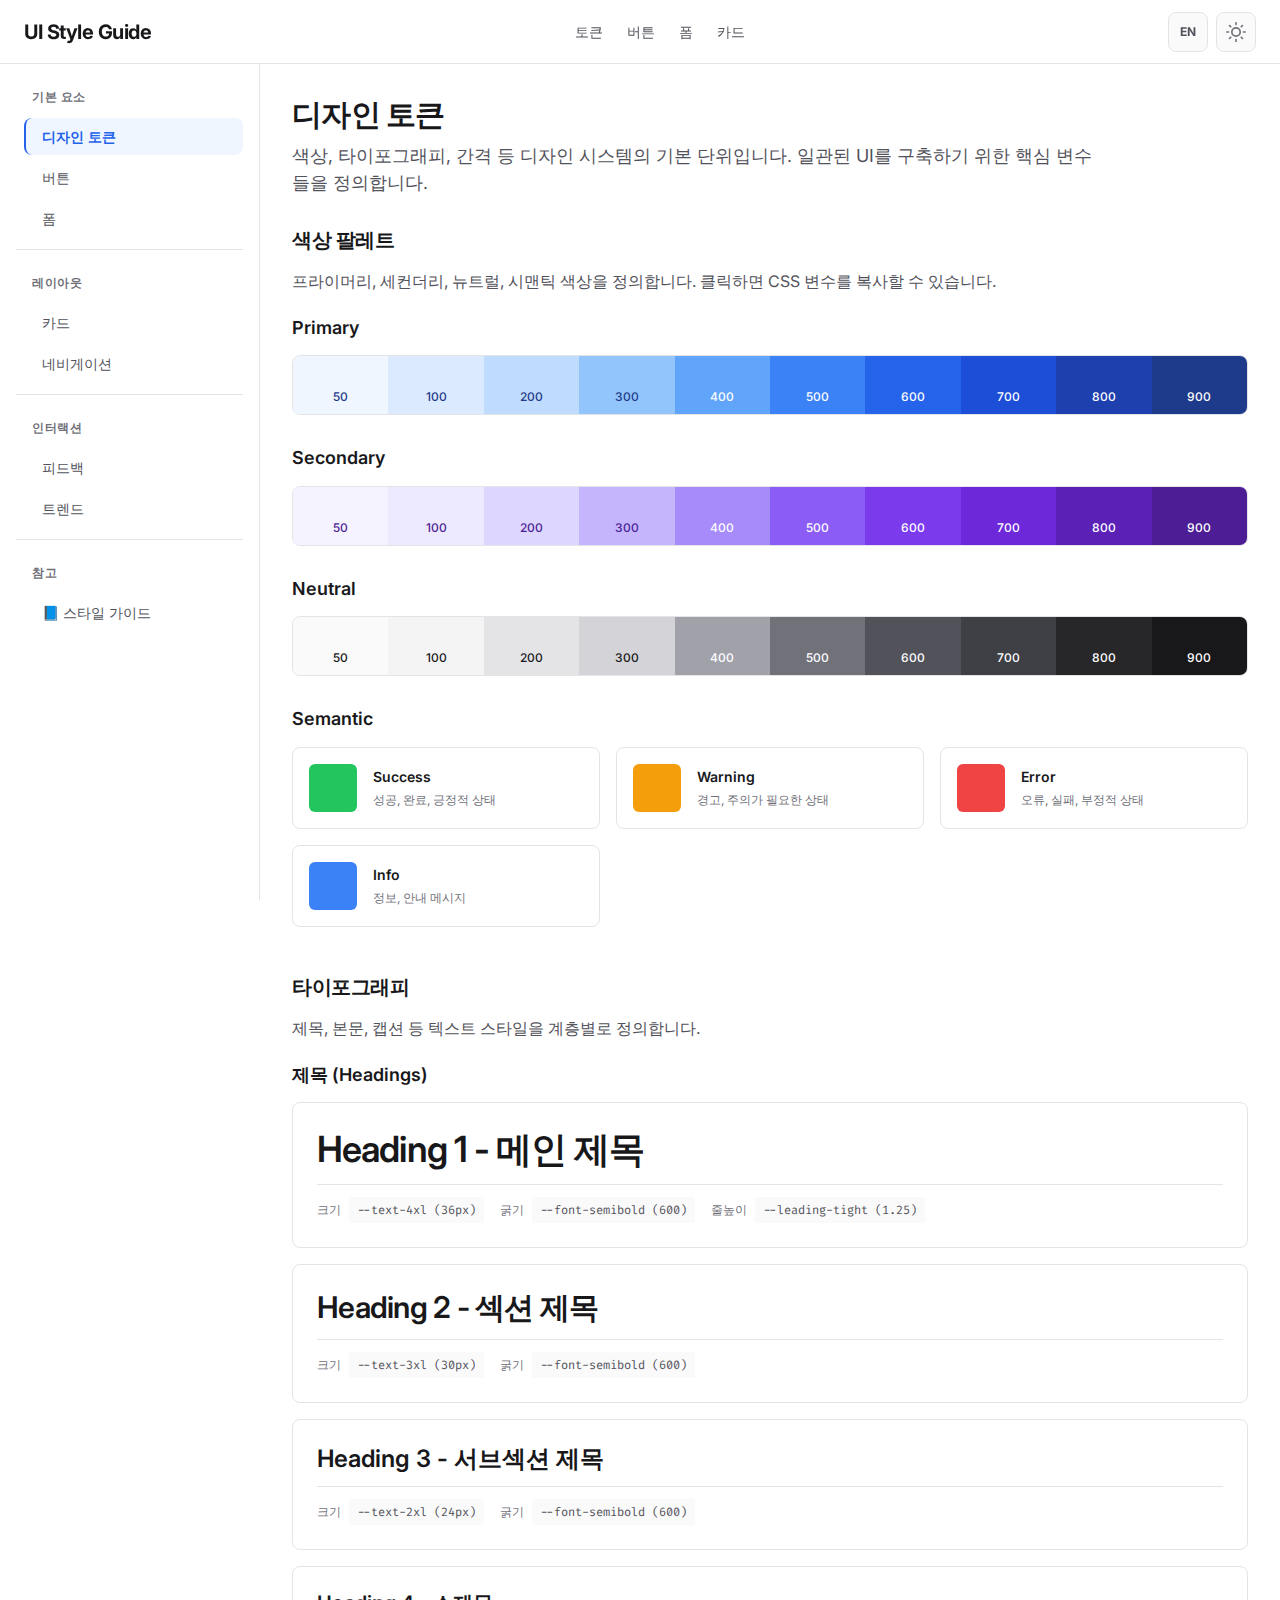
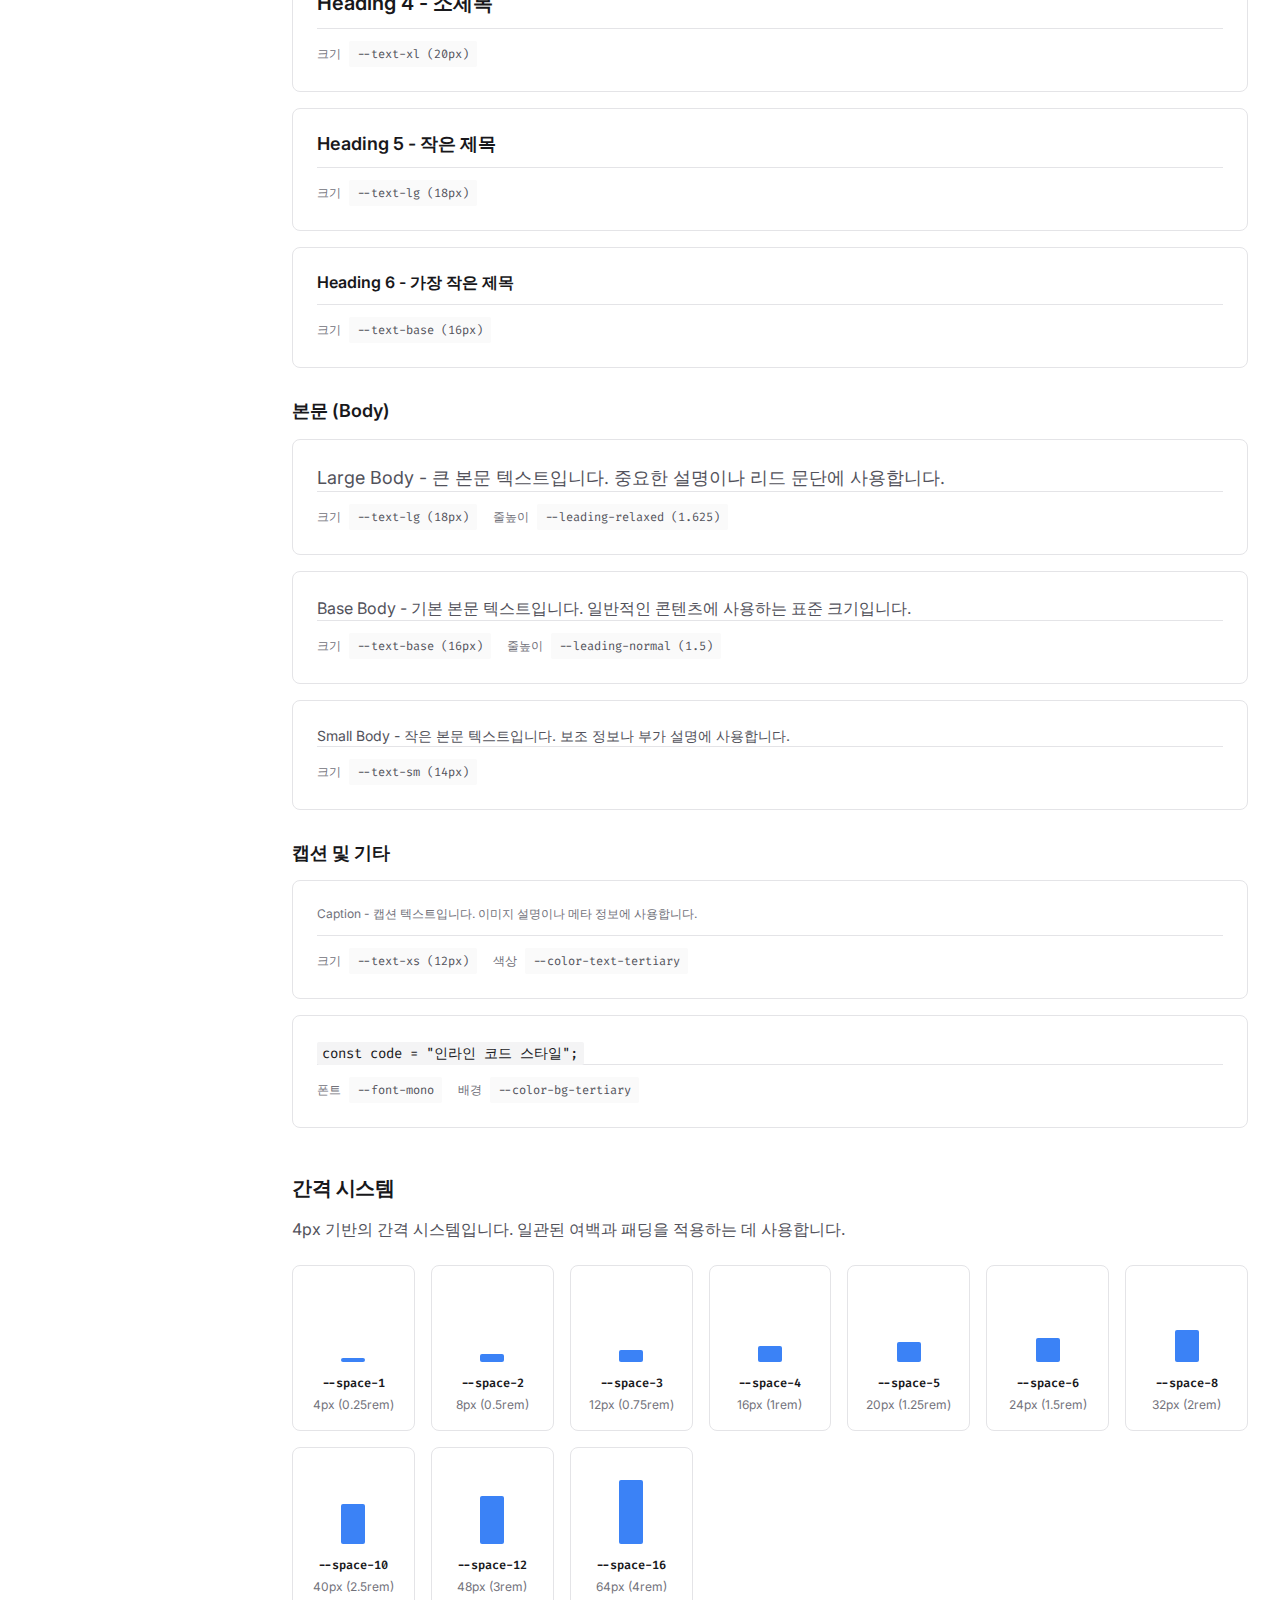
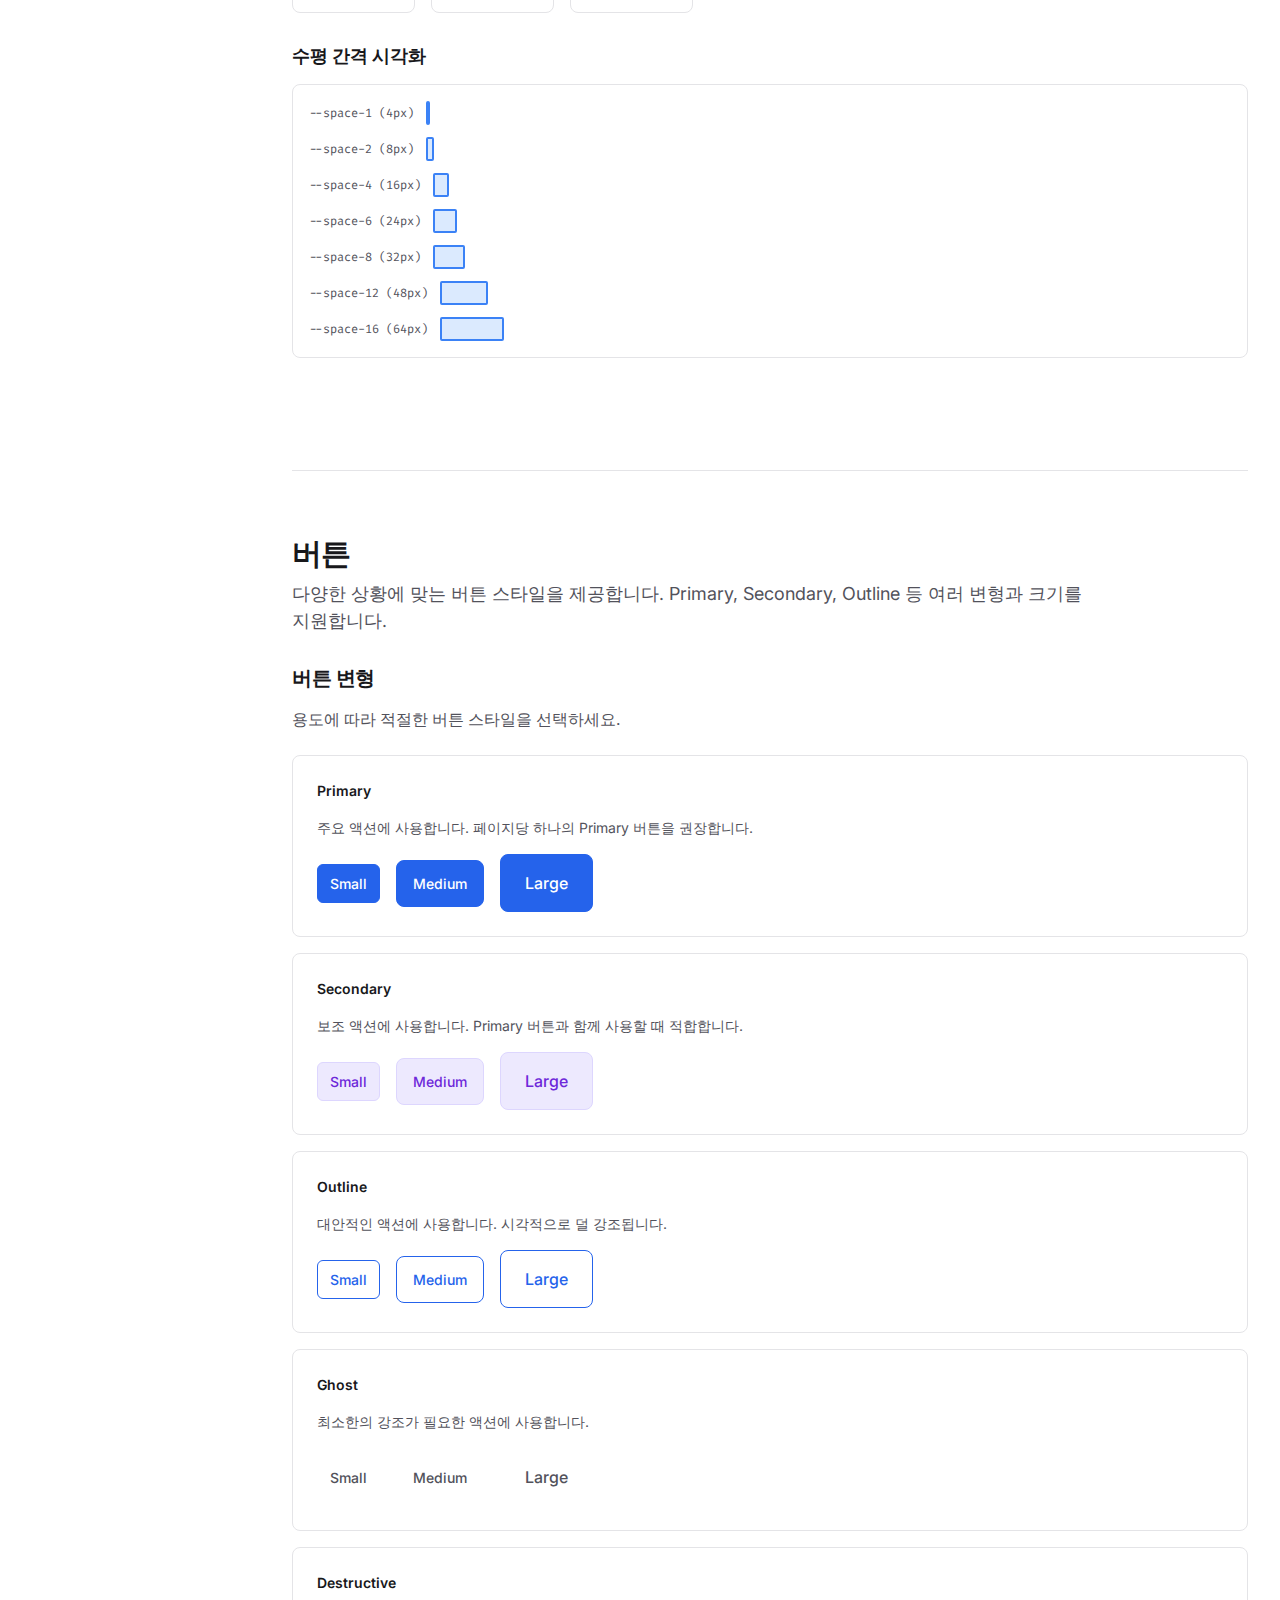
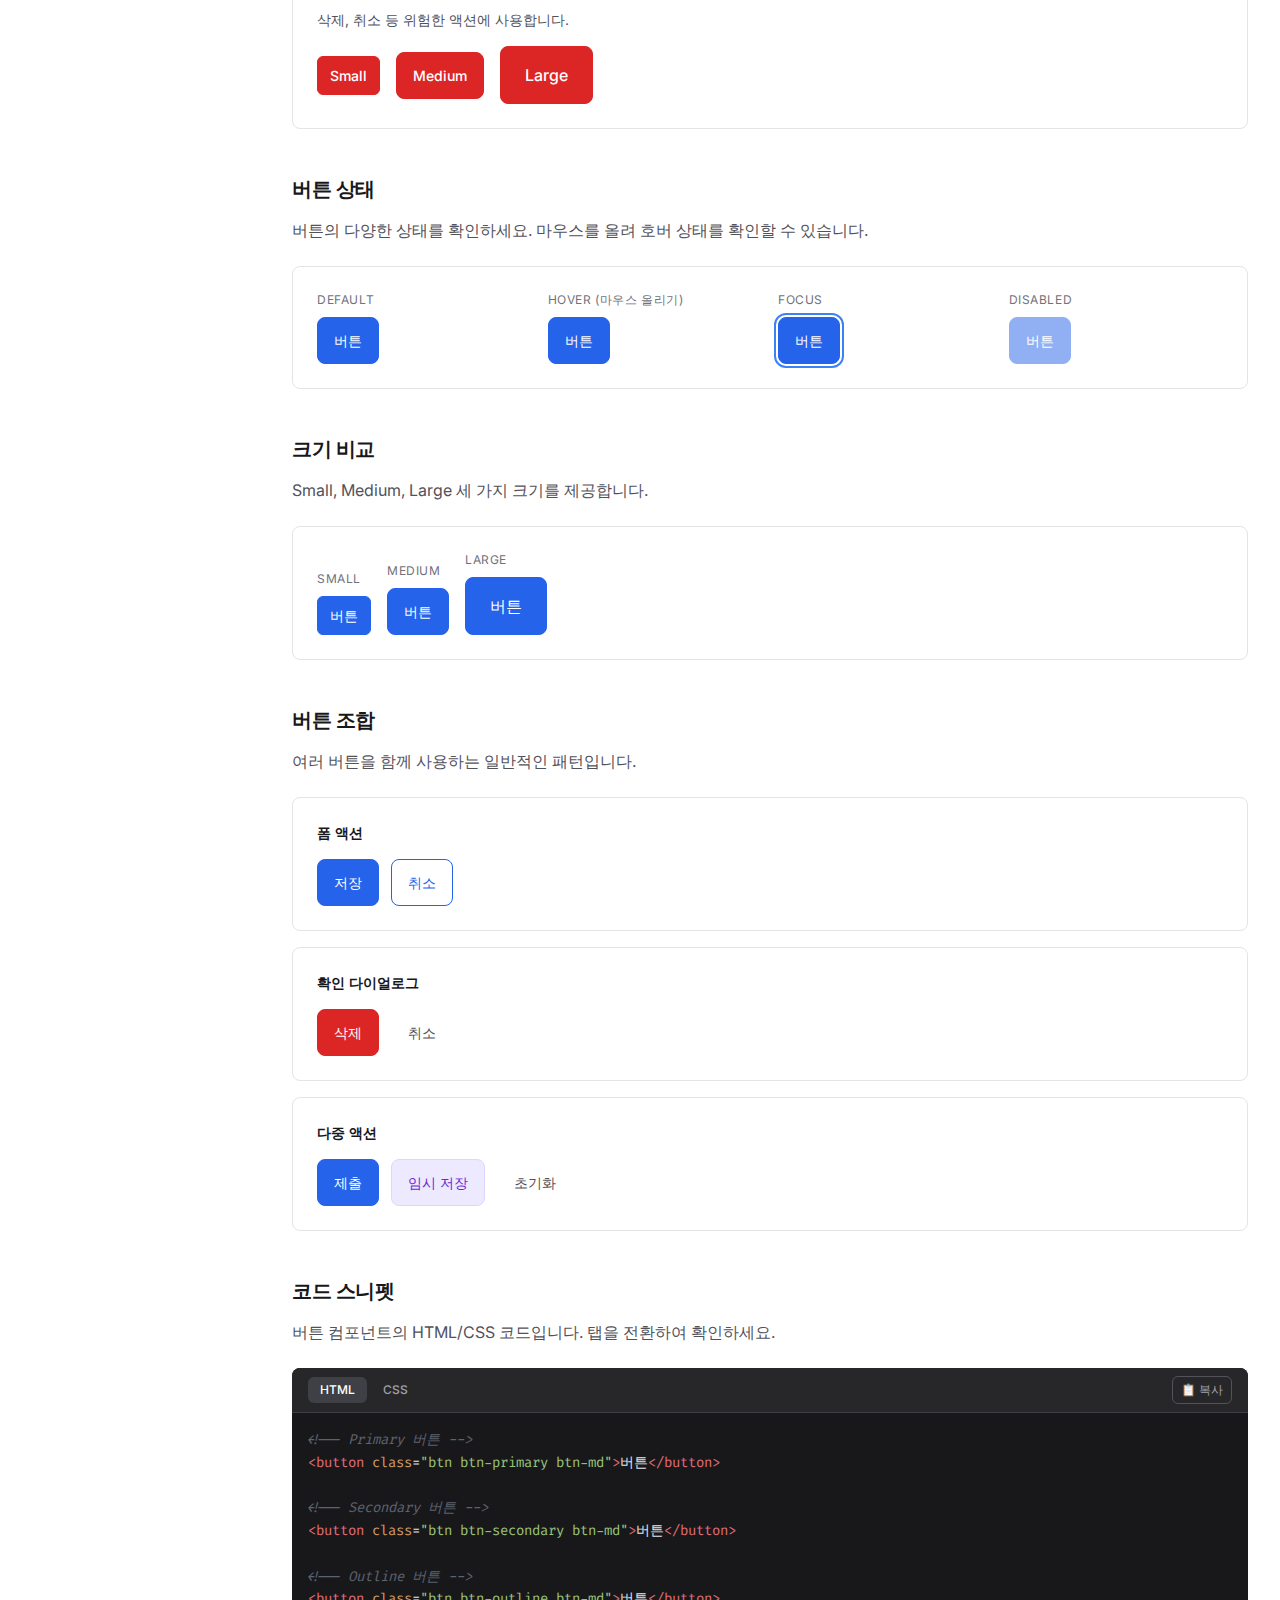
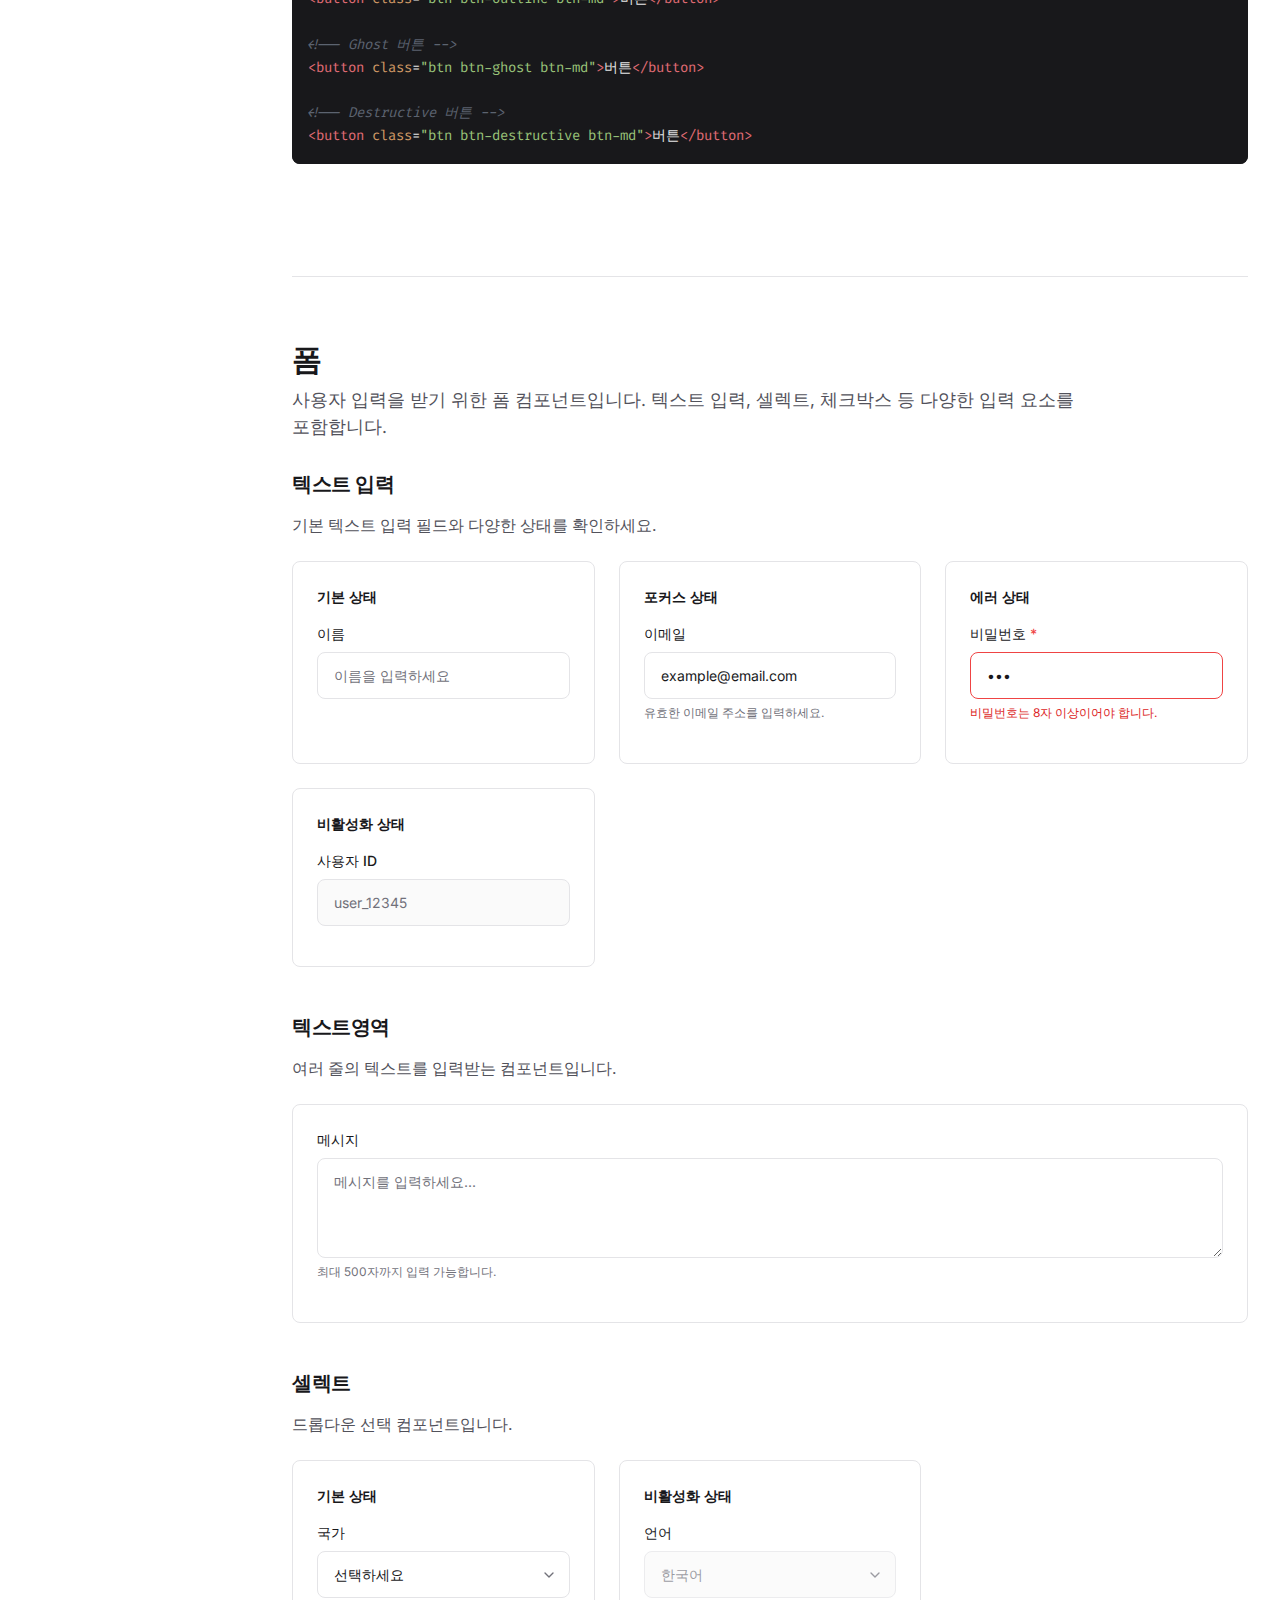
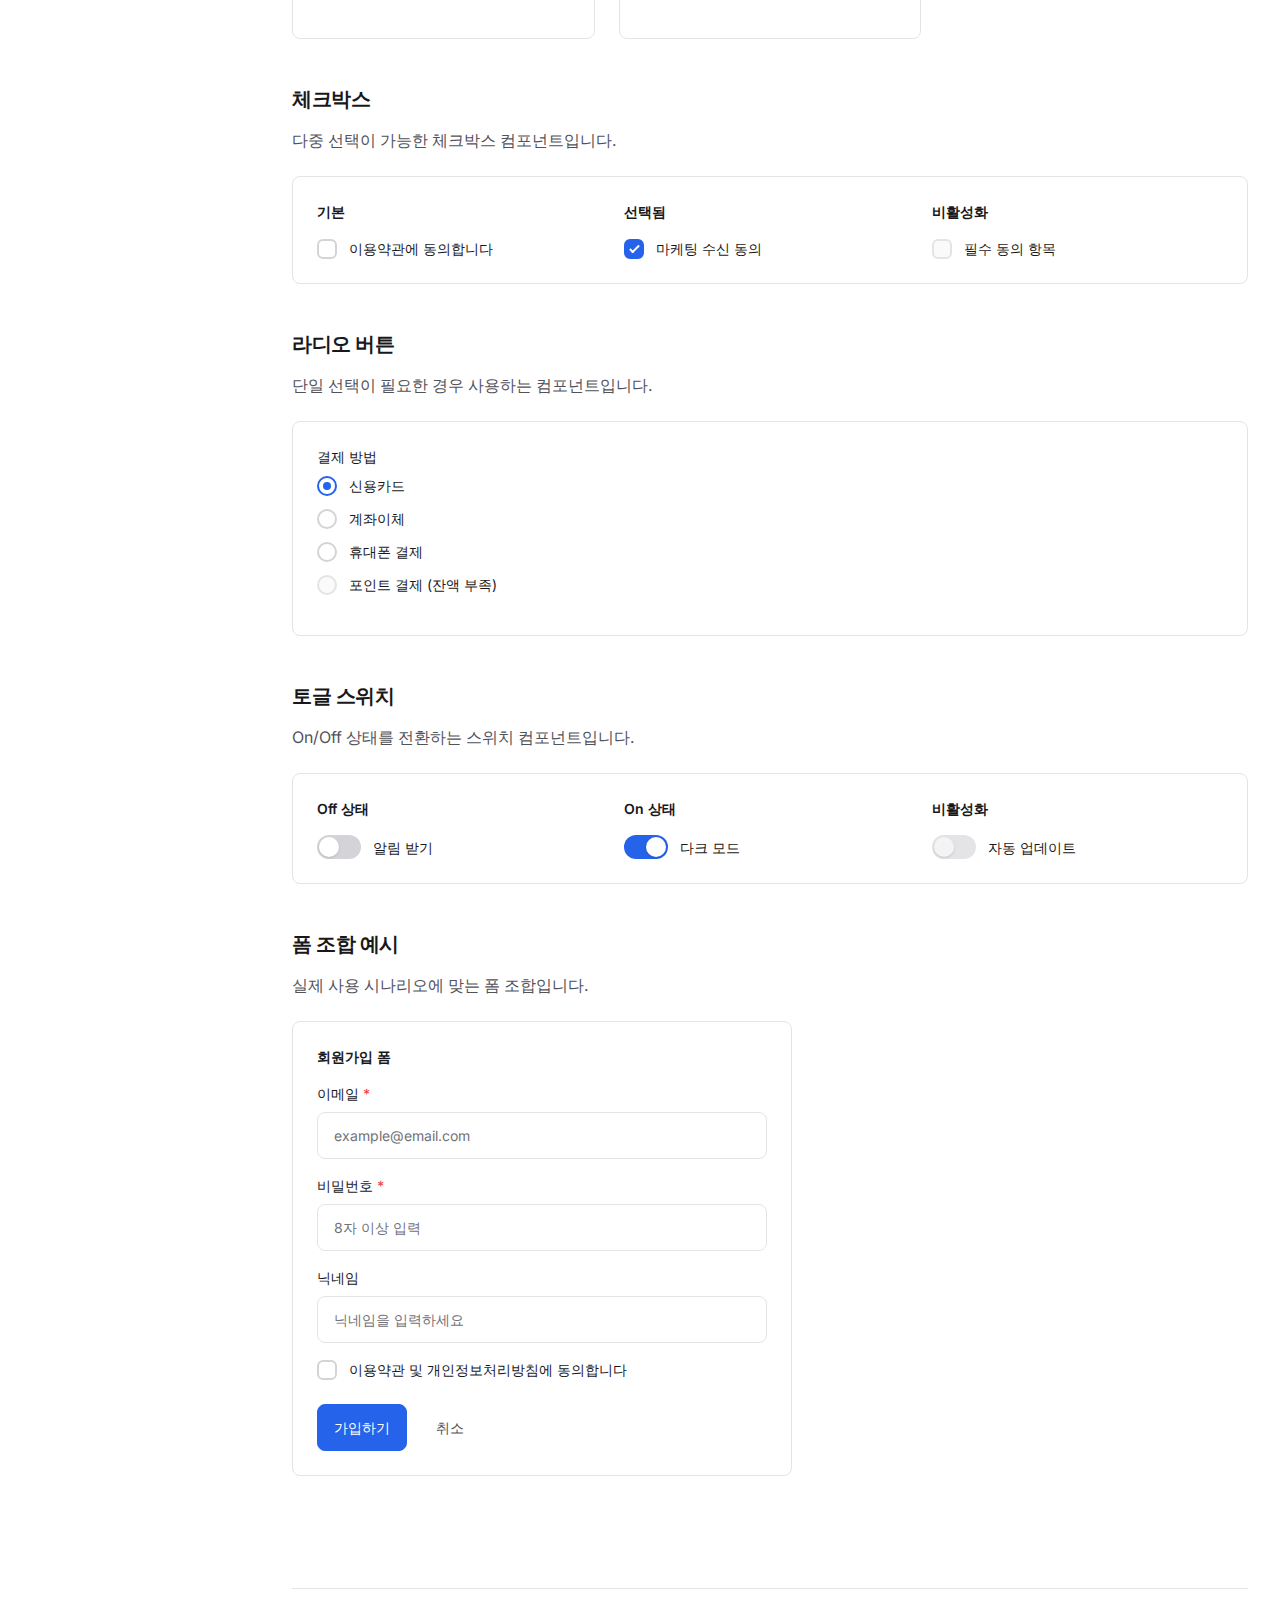
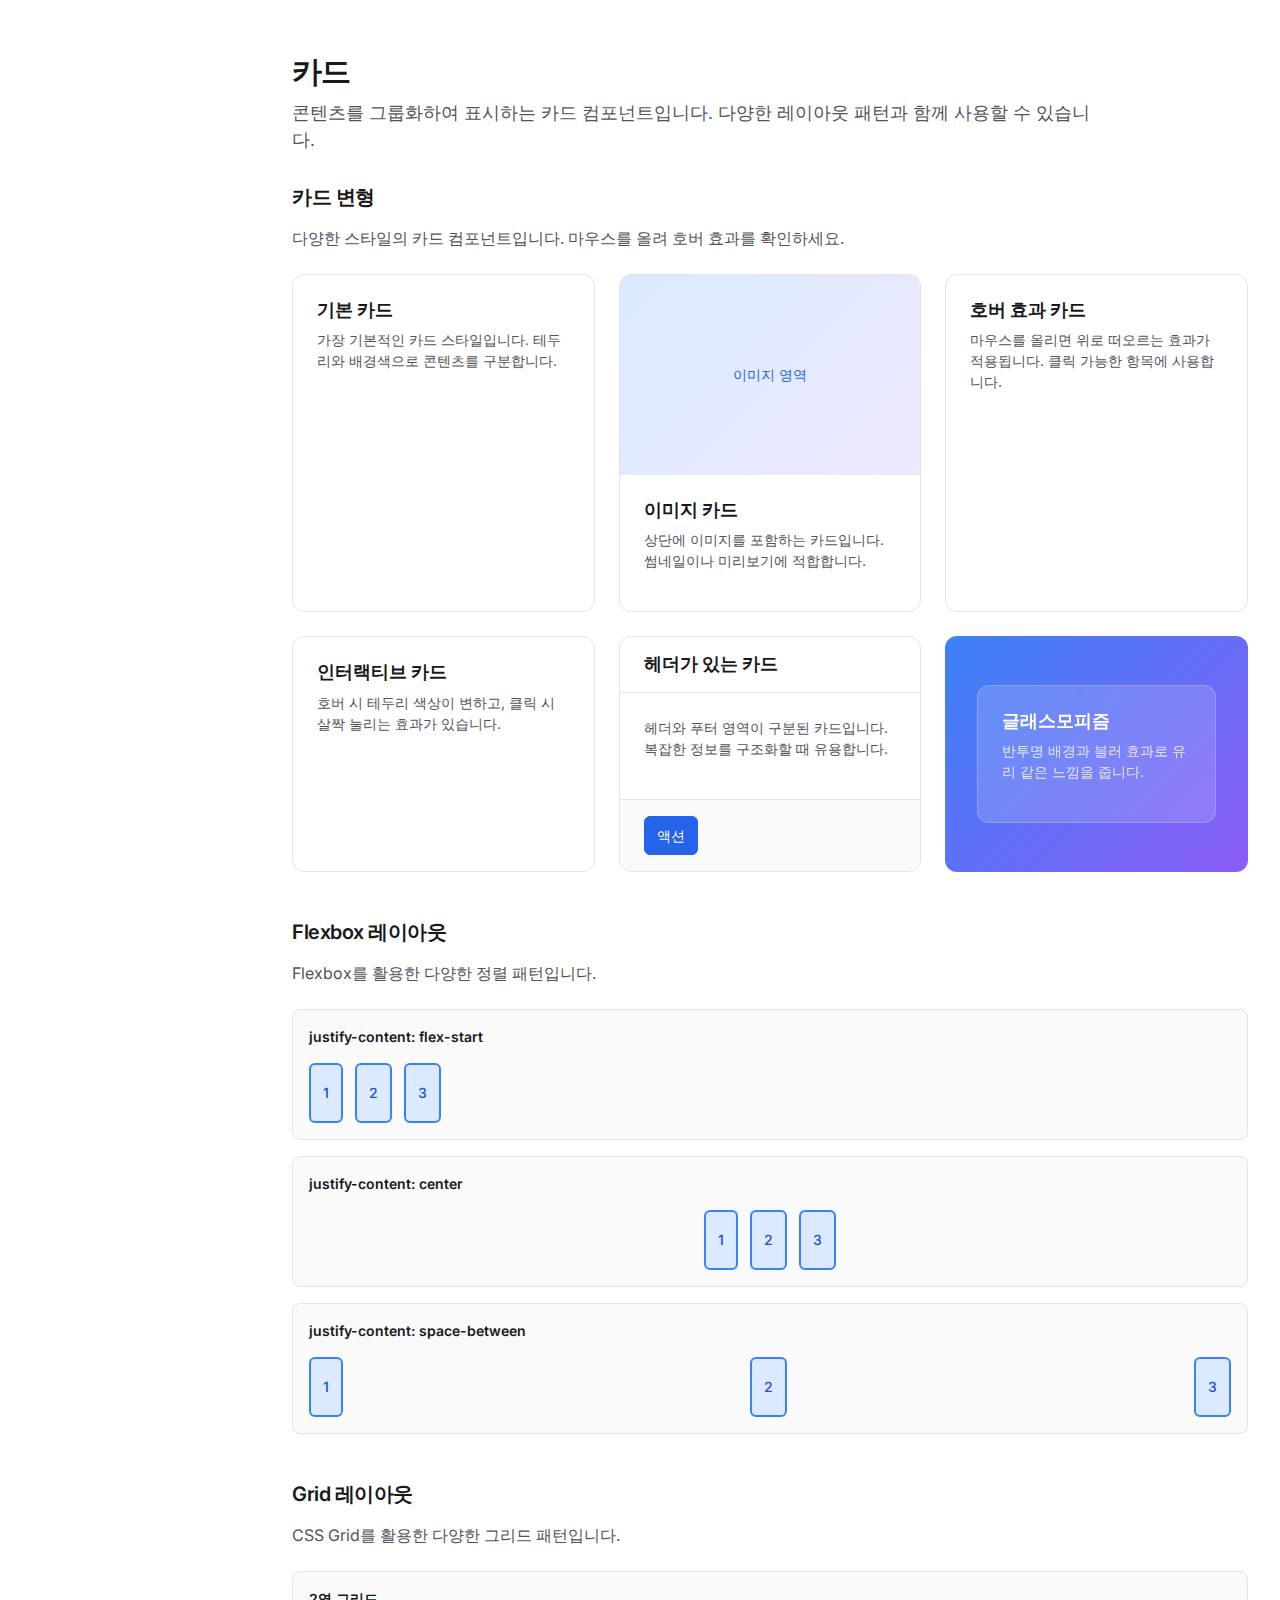
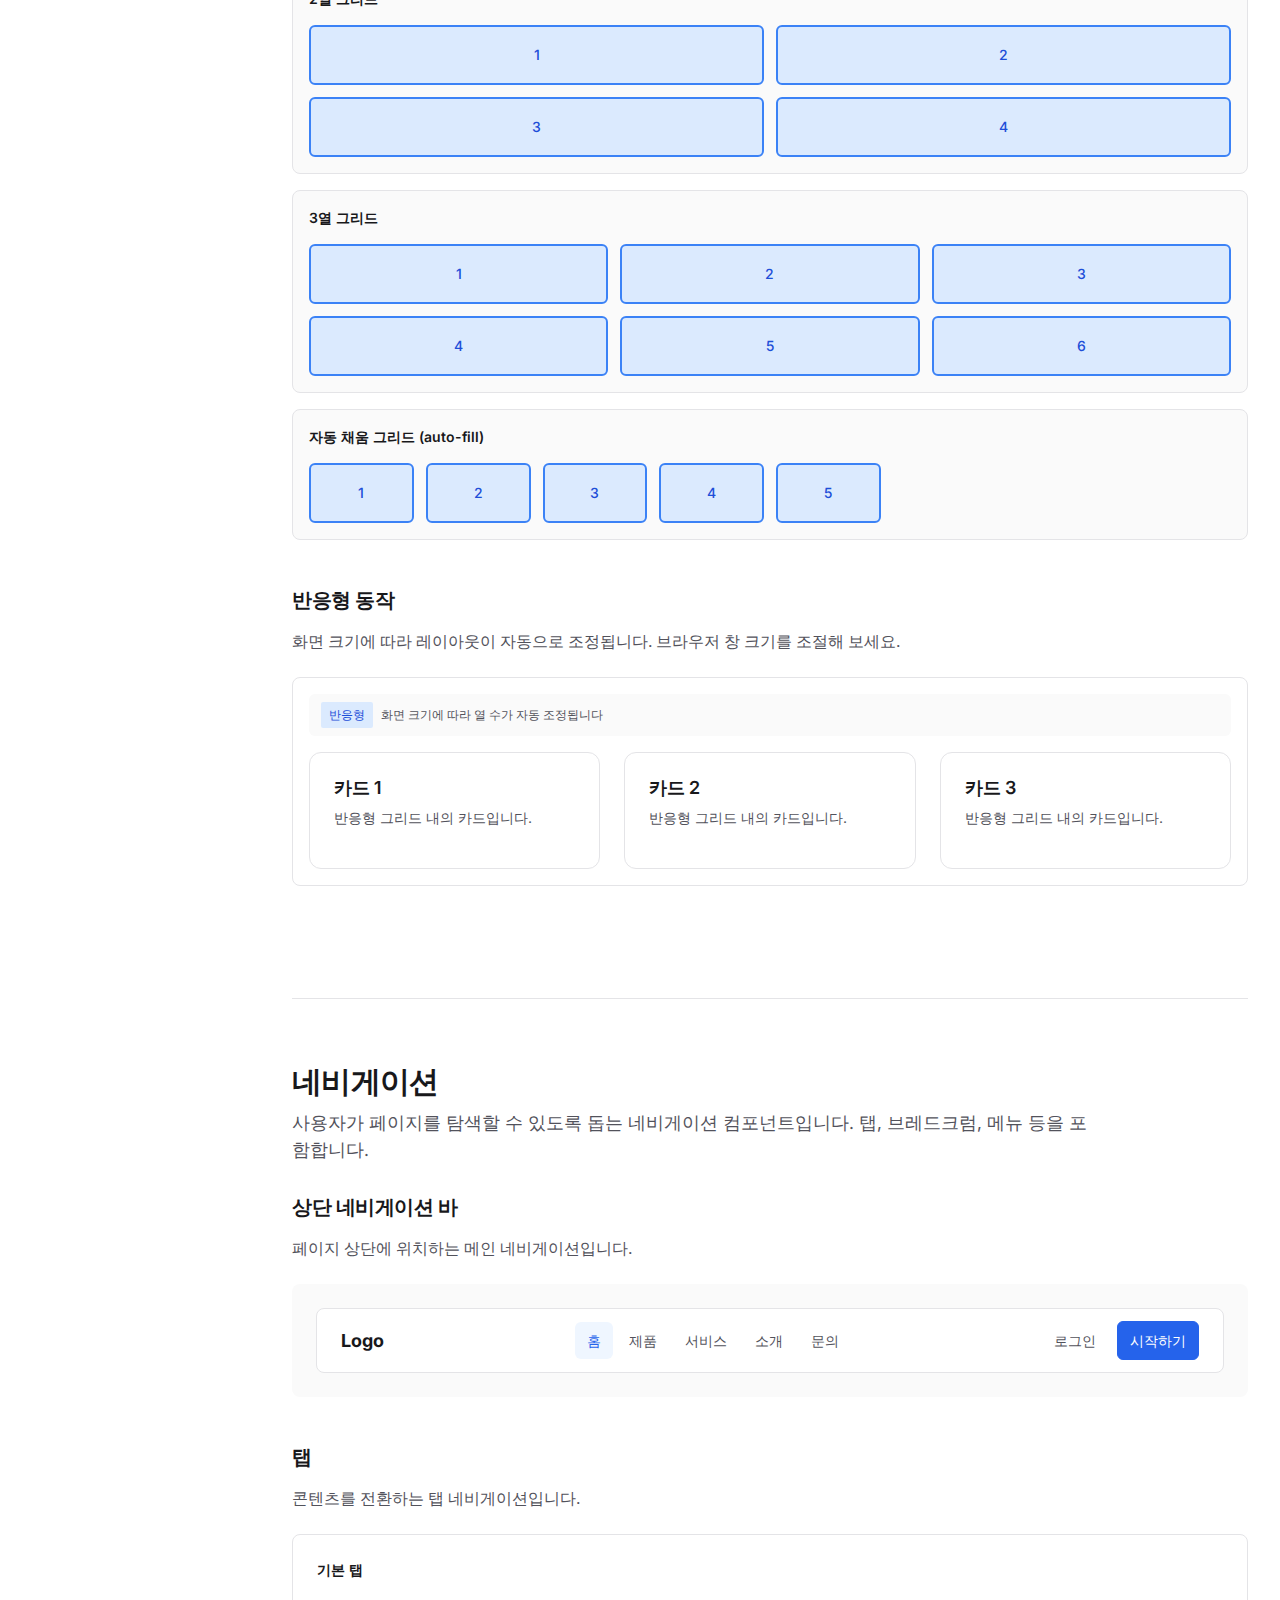
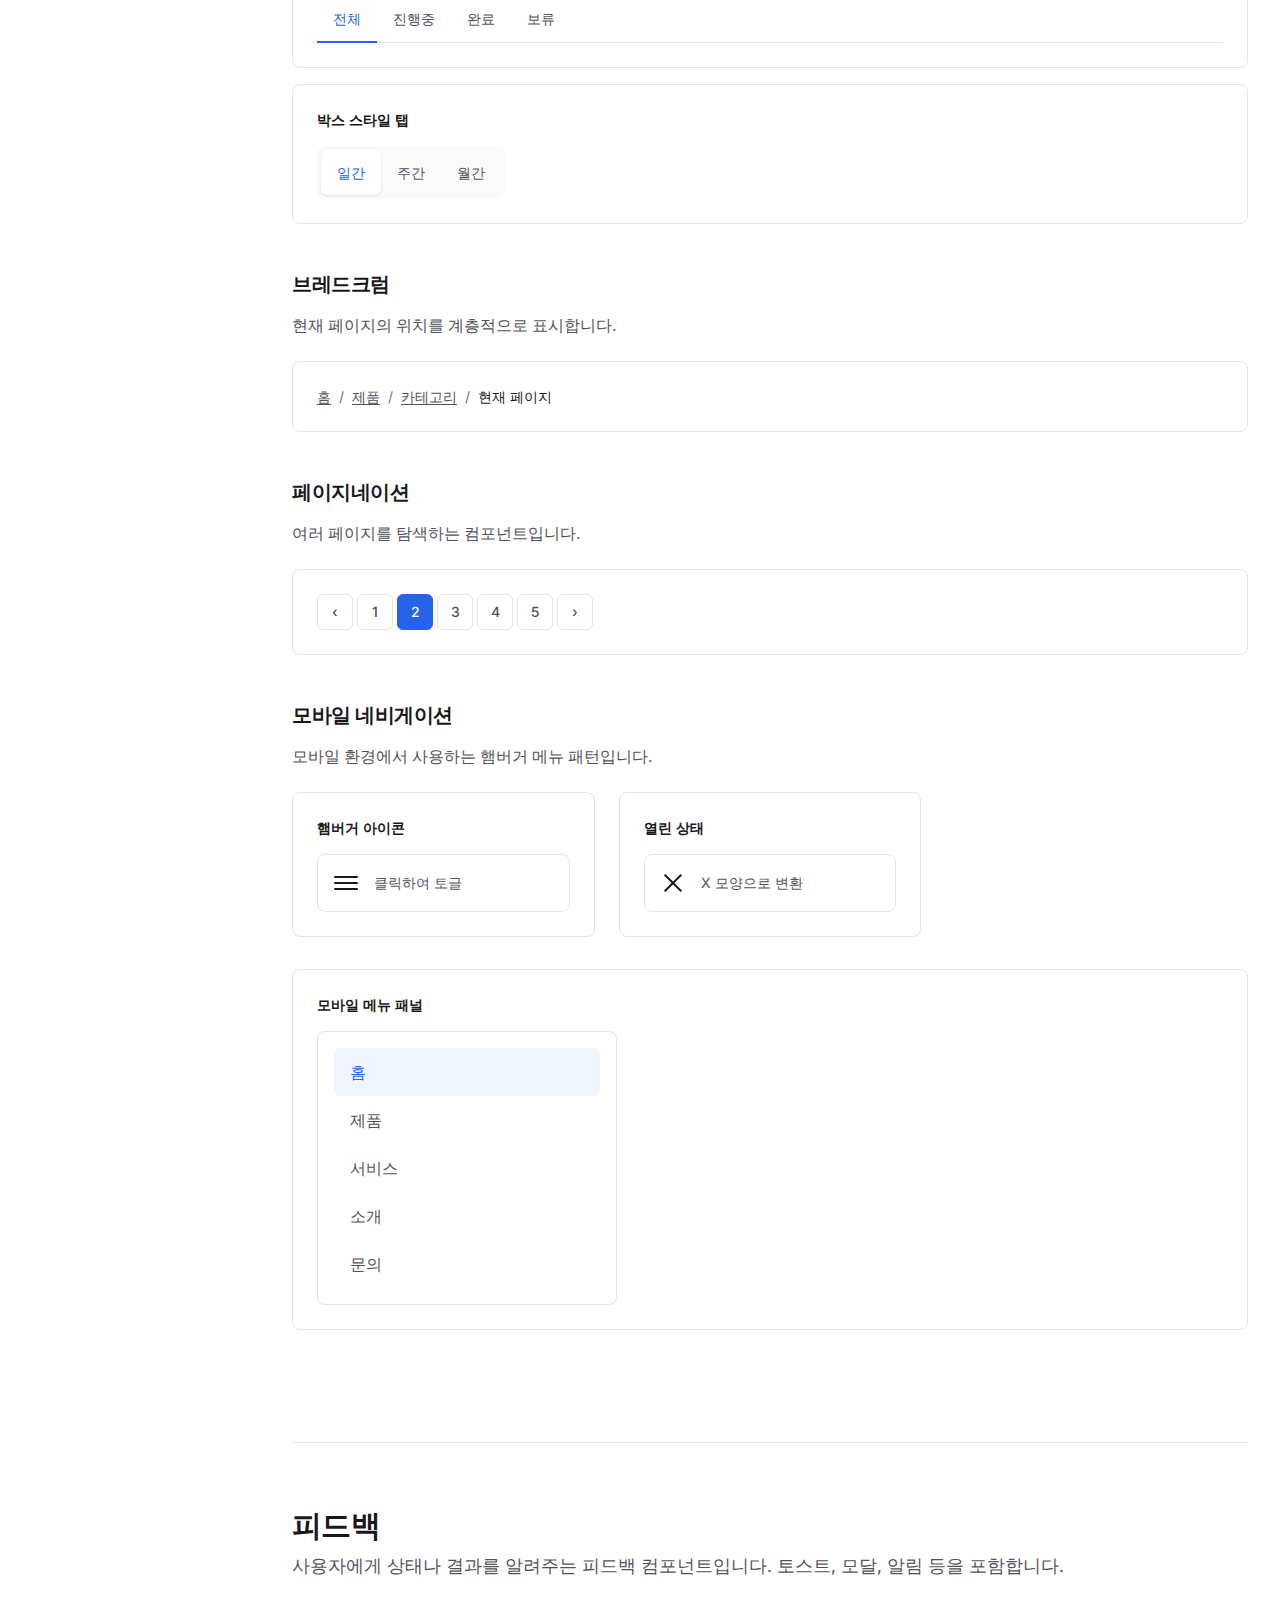
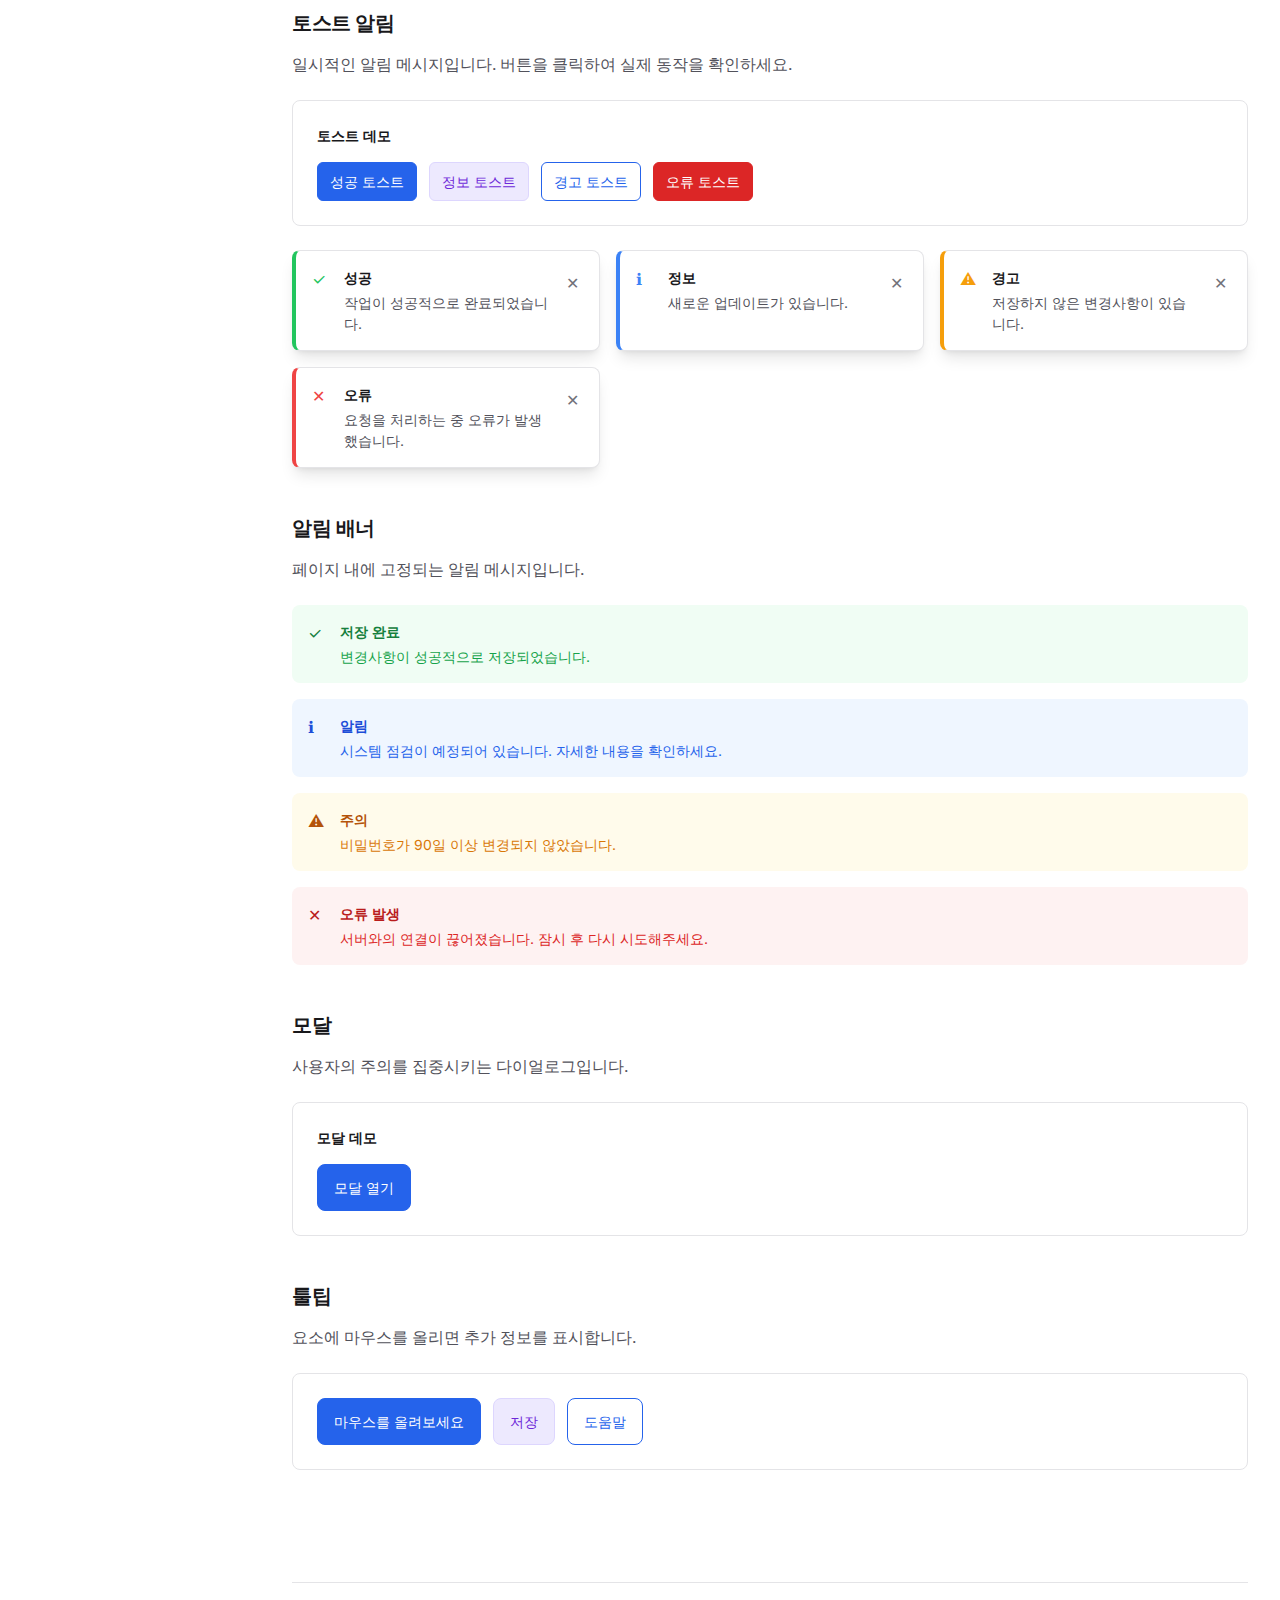
<file: index.html>
<!DOCTYPE html>
<html lang="ko">
<head>
  <meta charset="UTF-8">
  <meta name="viewport" content="width=device-width, initial-scale=1.0">
  <title>UI Style Guide</title>
  
  <!-- CSS 파일 -->
  <link rel="stylesheet" href="css/variables.css">
  <link rel="stylesheet" href="css/base.css">
  <link rel="stylesheet" href="css/layout.css">
  <link rel="stylesheet" href="css/components.css">
  <link rel="stylesheet" href="css/themes.css">
  
  <!-- 폰트 -->
  <link rel="preconnect" href="https://fonts.googleapis.com">
  <link rel="preconnect" href="https://fonts.gstatic.com" crossorigin>
  <link href="https://fonts.googleapis.com/css2?family=Inter:wght@400;500;600;700&family=Fira+Code:wght@400;500&display=swap" rel="stylesheet">
</head>
<body>
  <!-- 헤더 -->
  <header class="header">
    <!-- 모바일 메뉴 토글 -->
    <button class="mobile-menu-toggle" id="mobileMenuToggle" aria-label="메뉴 열기">
      <div class="mobile-menu-toggle-icon">
        <span></span>
        <span></span>
        <span></span>
      </div>
    </button>
    
    <div class="header-logo">UI Style Guide</div>
    
    <nav class="header-nav">
      <a href="#tokens" class="header-nav-link">토큰</a>
      <a href="#buttons" class="header-nav-link">버튼</a>
      <a href="#forms" class="header-nav-link">폼</a>
      <a href="#cards" class="header-nav-link">카드</a>
    </nav>
    
    <div class="header-actions">
      <a href="index-en.html" class="lang-toggle" aria-label="Switch to English">
        <span class="lang-toggle-text">EN</span>
      </a>
      <button class="theme-toggle" id="themeToggle" aria-label="테마 전환">
        <span class="theme-toggle-icon"></span>
      </button>
    </div>
  </header>

  <!-- 사이드바 오버레이 (모바일) -->
  <div class="sidebar-overlay" id="sidebarOverlay"></div>

  <!-- 메인 레이아웃 -->
  <div class="main-layout">
    <!-- 사이드바 -->
    <aside class="sidebar" id="sidebar">
      <nav class="sidebar-nav">
        <div class="sidebar-section-title">기본 요소</div>
        <a href="#tokens" class="sidebar-link active" data-section="tokens">디자인 토큰</a>
        <a href="#buttons" class="sidebar-link" data-section="buttons">버튼</a>
        <a href="#forms" class="sidebar-link" data-section="forms">폼</a>
        
        <div class="sidebar-section-title">레이아웃</div>
        <a href="#cards" class="sidebar-link" data-section="cards">카드</a>
        <a href="#navigation" class="sidebar-link" data-section="navigation">네비게이션</a>
        
        <div class="sidebar-section-title">인터랙션</div>
        <a href="#feedback" class="sidebar-link" data-section="feedback">피드백</a>
        <a href="#trends" class="sidebar-link" data-section="trends">트렌드</a>
        
        <div class="sidebar-section-title">참고</div>
        <a href="#guide" class="sidebar-link" data-section="guide">📘 스타일 가이드</a>
      </nav>
    </aside>

    <!-- 메인 콘텐츠 -->
    <main class="main-content">
      <!-- 디자인 토큰 섹션 -->
      <section id="tokens" class="section">
        <h1 class="section-title">디자인 토큰</h1>
        <p class="section-description">
          색상, 타이포그래피, 간격 등 디자인 시스템의 기본 단위입니다. 
          일관된 UI를 구축하기 위한 핵심 변수들을 정의합니다.
        </p>

        <!-- 색상 팔레트 서브섹션 -->
        <div class="subsection" id="colors">
          <h2 class="subsection-title">색상 팔레트</h2>
          <p class="subsection-description">
            프라이머리, 세컨더리, 뉴트럴, 시맨틱 색상을 정의합니다. 
            클릭하면 CSS 변수를 복사할 수 있습니다.
          </p>

          <!-- 프라이머리 색상 -->
          <div class="color-palette-group">
            <h3 class="color-palette-title">Primary</h3>
            <div class="color-scale">
              <div class="color-scale-item" style="background-color: var(--color-primary-50);" data-copy="--color-primary-50">
                <span class="color-scale-label" style="color: var(--color-primary-900);">50</span>
              </div>
              <div class="color-scale-item" style="background-color: var(--color-primary-100);" data-copy="--color-primary-100">
                <span class="color-scale-label" style="color: var(--color-primary-900);">100</span>
              </div>
              <div class="color-scale-item" style="background-color: var(--color-primary-200);" data-copy="--color-primary-200">
                <span class="color-scale-label" style="color: var(--color-primary-900);">200</span>
              </div>
              <div class="color-scale-item" style="background-color: var(--color-primary-300);" data-copy="--color-primary-300">
                <span class="color-scale-label" style="color: var(--color-primary-900);">300</span>
              </div>
              <div class="color-scale-item" style="background-color: var(--color-primary-400);" data-copy="--color-primary-400">
                <span class="color-scale-label" style="color: white;">400</span>
              </div>
              <div class="color-scale-item" style="background-color: var(--color-primary-500);" data-copy="--color-primary-500">
                <span class="color-scale-label" style="color: white;">500</span>
              </div>
              <div class="color-scale-item" style="background-color: var(--color-primary-600);" data-copy="--color-primary-600">
                <span class="color-scale-label" style="color: white;">600</span>
              </div>
              <div class="color-scale-item" style="background-color: var(--color-primary-700);" data-copy="--color-primary-700">
                <span class="color-scale-label" style="color: white;">700</span>
              </div>
              <div class="color-scale-item" style="background-color: var(--color-primary-800);" data-copy="--color-primary-800">
                <span class="color-scale-label" style="color: white;">800</span>
              </div>
              <div class="color-scale-item" style="background-color: var(--color-primary-900);" data-copy="--color-primary-900">
                <span class="color-scale-label" style="color: white;">900</span>
              </div>
            </div>
          </div>

          <!-- 세컨더리 색상 -->
          <div class="color-palette-group">
            <h3 class="color-palette-title">Secondary</h3>
            <div class="color-scale">
              <div class="color-scale-item" style="background-color: var(--color-secondary-50);" data-copy="--color-secondary-50">
                <span class="color-scale-label" style="color: var(--color-secondary-900);">50</span>
              </div>
              <div class="color-scale-item" style="background-color: var(--color-secondary-100);" data-copy="--color-secondary-100">
                <span class="color-scale-label" style="color: var(--color-secondary-900);">100</span>
              </div>
              <div class="color-scale-item" style="background-color: var(--color-secondary-200);" data-copy="--color-secondary-200">
                <span class="color-scale-label" style="color: var(--color-secondary-900);">200</span>
              </div>
              <div class="color-scale-item" style="background-color: var(--color-secondary-300);" data-copy="--color-secondary-300">
                <span class="color-scale-label" style="color: var(--color-secondary-900);">300</span>
              </div>
              <div class="color-scale-item" style="background-color: var(--color-secondary-400);" data-copy="--color-secondary-400">
                <span class="color-scale-label" style="color: white;">400</span>
              </div>
              <div class="color-scale-item" style="background-color: var(--color-secondary-500);" data-copy="--color-secondary-500">
                <span class="color-scale-label" style="color: white;">500</span>
              </div>
              <div class="color-scale-item" style="background-color: var(--color-secondary-600);" data-copy="--color-secondary-600">
                <span class="color-scale-label" style="color: white;">600</span>
              </div>
              <div class="color-scale-item" style="background-color: var(--color-secondary-700);" data-copy="--color-secondary-700">
                <span class="color-scale-label" style="color: white;">700</span>
              </div>
              <div class="color-scale-item" style="background-color: var(--color-secondary-800);" data-copy="--color-secondary-800">
                <span class="color-scale-label" style="color: white;">800</span>
              </div>
              <div class="color-scale-item" style="background-color: var(--color-secondary-900);" data-copy="--color-secondary-900">
                <span class="color-scale-label" style="color: white;">900</span>
              </div>
            </div>
          </div>

          <!-- 뉴트럴 색상 -->
          <div class="color-palette-group">
            <h3 class="color-palette-title">Neutral</h3>
            <div class="color-scale">
              <div class="color-scale-item" style="background-color: var(--color-neutral-50);" data-copy="--color-neutral-50">
                <span class="color-scale-label" style="color: var(--color-neutral-900);">50</span>
              </div>
              <div class="color-scale-item" style="background-color: var(--color-neutral-100);" data-copy="--color-neutral-100">
                <span class="color-scale-label" style="color: var(--color-neutral-900);">100</span>
              </div>
              <div class="color-scale-item" style="background-color: var(--color-neutral-200);" data-copy="--color-neutral-200">
                <span class="color-scale-label" style="color: var(--color-neutral-900);">200</span>
              </div>
              <div class="color-scale-item" style="background-color: var(--color-neutral-300);" data-copy="--color-neutral-300">
                <span class="color-scale-label" style="color: var(--color-neutral-900);">300</span>
              </div>
              <div class="color-scale-item" style="background-color: var(--color-neutral-400);" data-copy="--color-neutral-400">
                <span class="color-scale-label" style="color: white;">400</span>
              </div>
              <div class="color-scale-item" style="background-color: var(--color-neutral-500);" data-copy="--color-neutral-500">
                <span class="color-scale-label" style="color: white;">500</span>
              </div>
              <div class="color-scale-item" style="background-color: var(--color-neutral-600);" data-copy="--color-neutral-600">
                <span class="color-scale-label" style="color: white;">600</span>
              </div>
              <div class="color-scale-item" style="background-color: var(--color-neutral-700);" data-copy="--color-neutral-700">
                <span class="color-scale-label" style="color: white;">700</span>
              </div>
              <div class="color-scale-item" style="background-color: var(--color-neutral-800);" data-copy="--color-neutral-800">
                <span class="color-scale-label" style="color: white;">800</span>
              </div>
              <div class="color-scale-item" style="background-color: var(--color-neutral-900);" data-copy="--color-neutral-900">
                <span class="color-scale-label" style="color: white;">900</span>
              </div>
            </div>
          </div>

          <!-- 시맨틱 색상 -->
          <div class="color-palette-group">
            <h3 class="color-palette-title">Semantic</h3>
            <div class="semantic-colors-grid">
              <div class="semantic-color-card" data-copy="--color-success-500">
                <div class="semantic-color-preview" style="background-color: var(--color-success-500);"></div>
                <div class="semantic-color-info">
                  <div class="semantic-color-name">Success</div>
                  <div class="semantic-color-desc">성공, 완료, 긍정적 상태</div>
                </div>
              </div>
              <div class="semantic-color-card" data-copy="--color-warning-500">
                <div class="semantic-color-preview" style="background-color: var(--color-warning-500);"></div>
                <div class="semantic-color-info">
                  <div class="semantic-color-name">Warning</div>
                  <div class="semantic-color-desc">경고, 주의가 필요한 상태</div>
                </div>
              </div>
              <div class="semantic-color-card" data-copy="--color-error-500">
                <div class="semantic-color-preview" style="background-color: var(--color-error-500);"></div>
                <div class="semantic-color-info">
                  <div class="semantic-color-name">Error</div>
                  <div class="semantic-color-desc">오류, 실패, 부정적 상태</div>
                </div>
              </div>
              <div class="semantic-color-card" data-copy="--color-info-500">
                <div class="semantic-color-preview" style="background-color: var(--color-info-500);"></div>
                <div class="semantic-color-info">
                  <div class="semantic-color-name">Info</div>
                  <div class="semantic-color-desc">정보, 안내 메시지</div>
                </div>
              </div>
            </div>
          </div>
        </div>

        <!-- 타이포그래피 서브섹션 -->
        <div class="subsection" id="typography">
          <h2 class="subsection-title">타이포그래피</h2>
          <p class="subsection-description">
            제목, 본문, 캡션 등 텍스트 스타일을 계층별로 정의합니다.
          </p>

          <!-- 제목 스타일 -->
          <div class="color-palette-group">
            <h3 class="color-palette-title">제목 (Headings)</h3>
            
            <div class="typography-sample">
              <h1 class="typography-sample-text">Heading 1 - 메인 제목</h1>
              <div class="typography-sample-info">
                <div class="typography-info-item">
                  <span class="typography-info-label">크기</span>
                  <span class="typography-info-value" data-copy="--text-4xl">--text-4xl (36px)</span>
                </div>
                <div class="typography-info-item">
                  <span class="typography-info-label">굵기</span>
                  <span class="typography-info-value" data-copy="--font-semibold">--font-semibold (600)</span>
                </div>
                <div class="typography-info-item">
                  <span class="typography-info-label">줄높이</span>
                  <span class="typography-info-value" data-copy="--leading-tight">--leading-tight (1.25)</span>
                </div>
              </div>
            </div>

            <div class="typography-sample">
              <h2 class="typography-sample-text">Heading 2 - 섹션 제목</h2>
              <div class="typography-sample-info">
                <div class="typography-info-item">
                  <span class="typography-info-label">크기</span>
                  <span class="typography-info-value" data-copy="--text-3xl">--text-3xl (30px)</span>
                </div>
                <div class="typography-info-item">
                  <span class="typography-info-label">굵기</span>
                  <span class="typography-info-value" data-copy="--font-semibold">--font-semibold (600)</span>
                </div>
              </div>
            </div>

            <div class="typography-sample">
              <h3 class="typography-sample-text">Heading 3 - 서브섹션 제목</h3>
              <div class="typography-sample-info">
                <div class="typography-info-item">
                  <span class="typography-info-label">크기</span>
                  <span class="typography-info-value" data-copy="--text-2xl">--text-2xl (24px)</span>
                </div>
                <div class="typography-info-item">
                  <span class="typography-info-label">굵기</span>
                  <span class="typography-info-value" data-copy="--font-semibold">--font-semibold (600)</span>
                </div>
              </div>
            </div>

            <div class="typography-sample">
              <h4 class="typography-sample-text">Heading 4 - 소제목</h4>
              <div class="typography-sample-info">
                <div class="typography-info-item">
                  <span class="typography-info-label">크기</span>
                  <span class="typography-info-value" data-copy="--text-xl">--text-xl (20px)</span>
                </div>
              </div>
            </div>

            <div class="typography-sample">
              <h5 class="typography-sample-text">Heading 5 - 작은 제목</h5>
              <div class="typography-sample-info">
                <div class="typography-info-item">
                  <span class="typography-info-label">크기</span>
                  <span class="typography-info-value" data-copy="--text-lg">--text-lg (18px)</span>
                </div>
              </div>
            </div>

            <div class="typography-sample">
              <h6 class="typography-sample-text">Heading 6 - 가장 작은 제목</h6>
              <div class="typography-sample-info">
                <div class="typography-info-item">
                  <span class="typography-info-label">크기</span>
                  <span class="typography-info-value" data-copy="--text-base">--text-base (16px)</span>
                </div>
              </div>
            </div>
          </div>

          <!-- 본문 스타일 -->
          <div class="color-palette-group">
            <h3 class="color-palette-title">본문 (Body)</h3>
            
            <div class="typography-sample">
              <p class="typography-sample-text" style="font-size: var(--text-lg); margin-bottom: 0;">
                Large Body - 큰 본문 텍스트입니다. 중요한 설명이나 리드 문단에 사용합니다.
              </p>
              <div class="typography-sample-info">
                <div class="typography-info-item">
                  <span class="typography-info-label">크기</span>
                  <span class="typography-info-value" data-copy="--text-lg">--text-lg (18px)</span>
                </div>
                <div class="typography-info-item">
                  <span class="typography-info-label">줄높이</span>
                  <span class="typography-info-value" data-copy="--leading-relaxed">--leading-relaxed (1.625)</span>
                </div>
              </div>
            </div>

            <div class="typography-sample">
              <p class="typography-sample-text" style="margin-bottom: 0;">
                Base Body - 기본 본문 텍스트입니다. 일반적인 콘텐츠에 사용하는 표준 크기입니다.
              </p>
              <div class="typography-sample-info">
                <div class="typography-info-item">
                  <span class="typography-info-label">크기</span>
                  <span class="typography-info-value" data-copy="--text-base">--text-base (16px)</span>
                </div>
                <div class="typography-info-item">
                  <span class="typography-info-label">줄높이</span>
                  <span class="typography-info-value" data-copy="--leading-normal">--leading-normal (1.5)</span>
                </div>
              </div>
            </div>

            <div class="typography-sample">
              <p class="typography-sample-text" style="font-size: var(--text-sm); margin-bottom: 0;">
                Small Body - 작은 본문 텍스트입니다. 보조 정보나 부가 설명에 사용합니다.
              </p>
              <div class="typography-sample-info">
                <div class="typography-info-item">
                  <span class="typography-info-label">크기</span>
                  <span class="typography-info-value" data-copy="--text-sm">--text-sm (14px)</span>
                </div>
              </div>
            </div>
          </div>

          <!-- 캡션 및 기타 -->
          <div class="color-palette-group">
            <h3 class="color-palette-title">캡션 및 기타</h3>
            
            <div class="typography-sample">
              <span class="caption typography-sample-text" style="display: block;">
                Caption - 캡션 텍스트입니다. 이미지 설명이나 메타 정보에 사용합니다.
              </span>
              <div class="typography-sample-info">
                <div class="typography-info-item">
                  <span class="typography-info-label">크기</span>
                  <span class="typography-info-value" data-copy="--text-xs">--text-xs (12px)</span>
                </div>
                <div class="typography-info-item">
                  <span class="typography-info-label">색상</span>
                  <span class="typography-info-value" data-copy="--color-text-tertiary">--color-text-tertiary</span>
                </div>
              </div>
            </div>

            <div class="typography-sample">
              <code class="typography-sample-text">const code = "인라인 코드 스타일";</code>
              <div class="typography-sample-info">
                <div class="typography-info-item">
                  <span class="typography-info-label">폰트</span>
                  <span class="typography-info-value" data-copy="--font-mono">--font-mono</span>
                </div>
                <div class="typography-info-item">
                  <span class="typography-info-label">배경</span>
                  <span class="typography-info-value" data-copy="--color-bg-tertiary">--color-bg-tertiary</span>
                </div>
              </div>
            </div>
          </div>
        </div>

        <!-- 간격 시스템 서브섹션 -->
        <div class="subsection" id="spacing">
          <h2 class="subsection-title">간격 시스템</h2>
          <p class="subsection-description">
            4px 기반의 간격 시스템입니다. 일관된 여백과 패딩을 적용하는 데 사용합니다.
          </p>

          <!-- 간격 그리드 -->
          <div class="spacing-grid">
            <div class="spacing-item" data-copy="--space-1">
              <div class="spacing-visual">
                <div class="spacing-bar" style="height: 4px;"></div>
              </div>
              <div class="spacing-info">
                <div class="spacing-name">--space-1</div>
                <div class="spacing-value">4px (0.25rem)</div>
              </div>
            </div>

            <div class="spacing-item" data-copy="--space-2">
              <div class="spacing-visual">
                <div class="spacing-bar" style="height: 8px;"></div>
              </div>
              <div class="spacing-info">
                <div class="spacing-name">--space-2</div>
                <div class="spacing-value">8px (0.5rem)</div>
              </div>
            </div>

            <div class="spacing-item" data-copy="--space-3">
              <div class="spacing-visual">
                <div class="spacing-bar" style="height: 12px;"></div>
              </div>
              <div class="spacing-info">
                <div class="spacing-name">--space-3</div>
                <div class="spacing-value">12px (0.75rem)</div>
              </div>
            </div>

            <div class="spacing-item" data-copy="--space-4">
              <div class="spacing-visual">
                <div class="spacing-bar" style="height: 16px;"></div>
              </div>
              <div class="spacing-info">
                <div class="spacing-name">--space-4</div>
                <div class="spacing-value">16px (1rem)</div>
              </div>
            </div>

            <div class="spacing-item" data-copy="--space-5">
              <div class="spacing-visual">
                <div class="spacing-bar" style="height: 20px;"></div>
              </div>
              <div class="spacing-info">
                <div class="spacing-name">--space-5</div>
                <div class="spacing-value">20px (1.25rem)</div>
              </div>
            </div>

            <div class="spacing-item" data-copy="--space-6">
              <div class="spacing-visual">
                <div class="spacing-bar" style="height: 24px;"></div>
              </div>
              <div class="spacing-info">
                <div class="spacing-name">--space-6</div>
                <div class="spacing-value">24px (1.5rem)</div>
              </div>
            </div>

            <div class="spacing-item" data-copy="--space-8">
              <div class="spacing-visual">
                <div class="spacing-bar" style="height: 32px;"></div>
              </div>
              <div class="spacing-info">
                <div class="spacing-name">--space-8</div>
                <div class="spacing-value">32px (2rem)</div>
              </div>
            </div>

            <div class="spacing-item" data-copy="--space-10">
              <div class="spacing-visual">
                <div class="spacing-bar" style="height: 40px;"></div>
              </div>
              <div class="spacing-info">
                <div class="spacing-name">--space-10</div>
                <div class="spacing-value">40px (2.5rem)</div>
              </div>
            </div>

            <div class="spacing-item" data-copy="--space-12">
              <div class="spacing-visual">
                <div class="spacing-bar" style="height: 48px;"></div>
              </div>
              <div class="spacing-info">
                <div class="spacing-name">--space-12</div>
                <div class="spacing-value">48px (3rem)</div>
              </div>
            </div>

            <div class="spacing-item" data-copy="--space-16">
              <div class="spacing-visual">
                <div class="spacing-bar" style="height: 64px;"></div>
              </div>
              <div class="spacing-info">
                <div class="spacing-name">--space-16</div>
                <div class="spacing-value">64px (4rem)</div>
              </div>
            </div>
          </div>

          <!-- 수평 간격 시각화 -->
          <div class="color-palette-group" style="margin-top: var(--space-8);">
            <h3 class="color-palette-title">수평 간격 시각화</h3>
            <div class="spacing-horizontal-demo">
              <div class="spacing-horizontal-item">
                <span class="spacing-horizontal-label">--space-1 (4px)</span>
                <div class="spacing-horizontal-bar" style="width: 4px;"></div>
              </div>
              <div class="spacing-horizontal-item">
                <span class="spacing-horizontal-label">--space-2 (8px)</span>
                <div class="spacing-horizontal-bar" style="width: 8px;"></div>
              </div>
              <div class="spacing-horizontal-item">
                <span class="spacing-horizontal-label">--space-4 (16px)</span>
                <div class="spacing-horizontal-bar" style="width: 16px;"></div>
              </div>
              <div class="spacing-horizontal-item">
                <span class="spacing-horizontal-label">--space-6 (24px)</span>
                <div class="spacing-horizontal-bar" style="width: 24px;"></div>
              </div>
              <div class="spacing-horizontal-item">
                <span class="spacing-horizontal-label">--space-8 (32px)</span>
                <div class="spacing-horizontal-bar" style="width: 32px;"></div>
              </div>
              <div class="spacing-horizontal-item">
                <span class="spacing-horizontal-label">--space-12 (48px)</span>
                <div class="spacing-horizontal-bar" style="width: 48px;"></div>
              </div>
              <div class="spacing-horizontal-item">
                <span class="spacing-horizontal-label">--space-16 (64px)</span>
                <div class="spacing-horizontal-bar" style="width: 64px;"></div>
              </div>
            </div>
          </div>
        </div>
      </section>

      <!-- 버튼 섹션 -->
      <section id="buttons" class="section">
        <h1 class="section-title">버튼</h1>
        <p class="section-description">
          다양한 상황에 맞는 버튼 스타일을 제공합니다. 
          Primary, Secondary, Outline 등 여러 변형과 크기를 지원합니다.
        </p>

        <!-- 버튼 변형 -->
        <div class="subsection">
          <h2 class="subsection-title">버튼 변형</h2>
          <p class="subsection-description">
            용도에 따라 적절한 버튼 스타일을 선택하세요.
          </p>

          <div class="component-sample-box">
            <div class="component-sample-title">Primary</div>
            <p class="text-sm text-secondary mb-4">주요 액션에 사용합니다. 페이지당 하나의 Primary 버튼을 권장합니다.</p>
            <div class="component-sample-row">
              <button class="btn btn-primary btn-sm">Small</button>
              <button class="btn btn-primary btn-md">Medium</button>
              <button class="btn btn-primary btn-lg">Large</button>
            </div>
          </div>

          <div class="component-sample-box">
            <div class="component-sample-title">Secondary</div>
            <p class="text-sm text-secondary mb-4">보조 액션에 사용합니다. Primary 버튼과 함께 사용할 때 적합합니다.</p>
            <div class="component-sample-row">
              <button class="btn btn-secondary btn-sm">Small</button>
              <button class="btn btn-secondary btn-md">Medium</button>
              <button class="btn btn-secondary btn-lg">Large</button>
            </div>
          </div>

          <div class="component-sample-box">
            <div class="component-sample-title">Outline</div>
            <p class="text-sm text-secondary mb-4">대안적인 액션에 사용합니다. 시각적으로 덜 강조됩니다.</p>
            <div class="component-sample-row">
              <button class="btn btn-outline btn-sm">Small</button>
              <button class="btn btn-outline btn-md">Medium</button>
              <button class="btn btn-outline btn-lg">Large</button>
            </div>
          </div>

          <div class="component-sample-box">
            <div class="component-sample-title">Ghost</div>
            <p class="text-sm text-secondary mb-4">최소한의 강조가 필요한 액션에 사용합니다.</p>
            <div class="component-sample-row">
              <button class="btn btn-ghost btn-sm">Small</button>
              <button class="btn btn-ghost btn-md">Medium</button>
              <button class="btn btn-ghost btn-lg">Large</button>
            </div>
          </div>

          <div class="component-sample-box">
            <div class="component-sample-title">Destructive</div>
            <p class="text-sm text-secondary mb-4">삭제, 취소 등 위험한 액션에 사용합니다.</p>
            <div class="component-sample-row">
              <button class="btn btn-destructive btn-sm">Small</button>
              <button class="btn btn-destructive btn-md">Medium</button>
              <button class="btn btn-destructive btn-lg">Large</button>
            </div>
          </div>
        </div>

        <!-- 버튼 상태 -->
        <div class="subsection">
          <h2 class="subsection-title">버튼 상태</h2>
          <p class="subsection-description">
            버튼의 다양한 상태를 확인하세요. 마우스를 올려 호버 상태를 확인할 수 있습니다.
          </p>

          <div class="component-sample-box">
            <div class="button-states-grid">
              <div class="button-state-item">
                <span class="button-state-label">Default</span>
                <button class="btn btn-primary btn-md">버튼</button>
              </div>
              <div class="button-state-item">
                <span class="button-state-label">Hover (마우스 올리기)</span>
                <button class="btn btn-primary btn-md">버튼</button>
              </div>
              <div class="button-state-item">
                <span class="button-state-label">Focus</span>
                <button class="btn btn-primary btn-md" style="outline: 2px solid var(--color-focus-ring); outline-offset: 2px;">버튼</button>
              </div>
              <div class="button-state-item">
                <span class="button-state-label">Disabled</span>
                <button class="btn btn-primary btn-md" disabled>버튼</button>
              </div>
            </div>
          </div>
        </div>

        <!-- 버튼 크기 비교 -->
        <div class="subsection">
          <h2 class="subsection-title">크기 비교</h2>
          <p class="subsection-description">
            Small, Medium, Large 세 가지 크기를 제공합니다.
          </p>

          <div class="component-sample-box">
            <div class="component-sample-row" style="align-items: flex-end;">
              <div class="button-state-item">
                <span class="button-state-label">Small</span>
                <button class="btn btn-primary btn-sm">버튼</button>
              </div>
              <div class="button-state-item">
                <span class="button-state-label">Medium</span>
                <button class="btn btn-primary btn-md">버튼</button>
              </div>
              <div class="button-state-item">
                <span class="button-state-label">Large</span>
                <button class="btn btn-primary btn-lg">버튼</button>
              </div>
            </div>
          </div>
        </div>

        <!-- 버튼 조합 예시 -->
        <div class="subsection">
          <h2 class="subsection-title">버튼 조합</h2>
          <p class="subsection-description">
            여러 버튼을 함께 사용하는 일반적인 패턴입니다.
          </p>

          <div class="component-sample-box">
            <div class="component-sample-title">폼 액션</div>
            <div class="btn-group">
              <button class="btn btn-primary btn-md">저장</button>
              <button class="btn btn-outline btn-md">취소</button>
            </div>
          </div>

          <div class="component-sample-box">
            <div class="component-sample-title">확인 다이얼로그</div>
            <div class="btn-group">
              <button class="btn btn-destructive btn-md">삭제</button>
              <button class="btn btn-ghost btn-md">취소</button>
            </div>
          </div>

          <div class="component-sample-box">
            <div class="component-sample-title">다중 액션</div>
            <div class="btn-group">
              <button class="btn btn-primary btn-md">제출</button>
              <button class="btn btn-secondary btn-md">임시 저장</button>
              <button class="btn btn-ghost btn-md">초기화</button>
            </div>
          </div>
        </div>

        <!-- 코드 스니펫 -->
        <div class="subsection">
          <h2 class="subsection-title">코드 스니펫</h2>
          <p class="subsection-description">
            버튼 컴포넌트의 HTML/CSS 코드입니다. 탭을 전환하여 확인하세요.
          </p>

          <div class="code-block">
            <div class="code-block-header">
              <div class="code-tabs">
                <button class="code-tab active" data-tab="html">HTML</button>
                <button class="code-tab" data-tab="css">CSS</button>
              </div>
              <button class="code-copy-btn">📋 복사</button>
            </div>
            <div class="code-content code-panel active" data-panel="html">
              <pre><code><span class="comment">&lt;!-- Primary 버튼 --&gt;</span>
<span class="tag">&lt;button</span> <span class="attr-name">class</span>=<span class="attr-value">"btn btn-primary btn-md"</span><span class="tag">&gt;</span>버튼<span class="tag">&lt;/button&gt;</span>

<span class="comment">&lt;!-- Secondary 버튼 --&gt;</span>
<span class="tag">&lt;button</span> <span class="attr-name">class</span>=<span class="attr-value">"btn btn-secondary btn-md"</span><span class="tag">&gt;</span>버튼<span class="tag">&lt;/button&gt;</span>

<span class="comment">&lt;!-- Outline 버튼 --&gt;</span>
<span class="tag">&lt;button</span> <span class="attr-name">class</span>=<span class="attr-value">"btn btn-outline btn-md"</span><span class="tag">&gt;</span>버튼<span class="tag">&lt;/button&gt;</span>

<span class="comment">&lt;!-- Ghost 버튼 --&gt;</span>
<span class="tag">&lt;button</span> <span class="attr-name">class</span>=<span class="attr-value">"btn btn-ghost btn-md"</span><span class="tag">&gt;</span>버튼<span class="tag">&lt;/button&gt;</span>

<span class="comment">&lt;!-- Destructive 버튼 --&gt;</span>
<span class="tag">&lt;button</span> <span class="attr-name">class</span>=<span class="attr-value">"btn btn-destructive btn-md"</span><span class="tag">&gt;</span>버튼<span class="tag">&lt;/button&gt;</span></code></pre>
            </div>
            <div class="code-content code-panel" data-panel="css">
              <pre><code><span class="selector">.btn</span> {
  <span class="property">display</span>: <span class="value">inline-flex</span>;
  <span class="property">align-items</span>: <span class="value">center</span>;
  <span class="property">justify-content</span>: <span class="value">center</span>;
  <span class="property">font-weight</span>: <span class="value">500</span>;
  <span class="property">border-radius</span>: <span class="value">var(--radius-lg)</span>;
  <span class="property">transition</span>: <span class="value">all 0.15s ease</span>;
}

<span class="selector">.btn-primary</span> {
  <span class="property">background-color</span>: <span class="value">var(--color-primary-600)</span>;
  <span class="property">color</span>: <span class="value">white</span>;
}

<span class="selector">.btn-md</span> {
  <span class="property">padding</span>: <span class="value">0.75rem 1rem</span>;
  <span class="property">font-size</span>: <span class="value">0.875rem</span>;
}</code></pre>
            </div>
          </div>
        </div>
      </section>

      <!-- 폼 섹션 -->
      <section id="forms" class="section">
        <h1 class="section-title">폼</h1>
        <p class="section-description">
          사용자 입력을 받기 위한 폼 컴포넌트입니다. 
          텍스트 입력, 셀렉트, 체크박스 등 다양한 입력 요소를 포함합니다.
        </p>

        <!-- 텍스트 입력 -->
        <div class="subsection">
          <h2 class="subsection-title">텍스트 입력</h2>
          <p class="subsection-description">
            기본 텍스트 입력 필드와 다양한 상태를 확인하세요.
          </p>

          <div class="form-samples-grid">
            <div class="form-sample-card">
              <div class="form-sample-title">기본 상태</div>
              <div class="form-group">
                <label class="form-label">이름</label>
                <input type="text" class="input" placeholder="이름을 입력하세요">
              </div>
            </div>

            <div class="form-sample-card">
              <div class="form-sample-title">포커스 상태</div>
              <div class="form-group">
                <label class="form-label">이메일</label>
                <input type="email" class="input" placeholder="이메일을 입력하세요" value="example@email.com">
                <span class="form-hint">유효한 이메일 주소를 입력하세요.</span>
              </div>
            </div>

            <div class="form-sample-card">
              <div class="form-sample-title">에러 상태</div>
              <div class="form-group">
                <label class="form-label form-label-required">비밀번호</label>
                <input type="password" class="input input-error" placeholder="비밀번호를 입력하세요" value="123">
                <span class="form-error">비밀번호는 8자 이상이어야 합니다.</span>
              </div>
            </div>

            <div class="form-sample-card">
              <div class="form-sample-title">비활성화 상태</div>
              <div class="form-group">
                <label class="form-label">사용자 ID</label>
                <input type="text" class="input" placeholder="자동 생성됨" disabled value="user_12345">
              </div>
            </div>
          </div>
        </div>

        <!-- 텍스트영역 -->
        <div class="subsection">
          <h2 class="subsection-title">텍스트영역</h2>
          <p class="subsection-description">
            여러 줄의 텍스트를 입력받는 컴포넌트입니다.
          </p>

          <div class="component-sample-box">
            <div class="form-group">
              <label class="form-label">메시지</label>
              <textarea class="textarea" placeholder="메시지를 입력하세요..."></textarea>
              <span class="form-hint">최대 500자까지 입력 가능합니다.</span>
            </div>
          </div>
        </div>

        <!-- 셀렉트 -->
        <div class="subsection">
          <h2 class="subsection-title">셀렉트</h2>
          <p class="subsection-description">
            드롭다운 선택 컴포넌트입니다.
          </p>

          <div class="form-samples-grid">
            <div class="form-sample-card">
              <div class="form-sample-title">기본 상태</div>
              <div class="form-group">
                <label class="form-label">국가</label>
                <select class="select">
                  <option value="">선택하세요</option>
                  <option value="kr">대한민국</option>
                  <option value="us">미국</option>
                  <option value="jp">일본</option>
                  <option value="cn">중국</option>
                </select>
              </div>
            </div>

            <div class="form-sample-card">
              <div class="form-sample-title">비활성화 상태</div>
              <div class="form-group">
                <label class="form-label">언어</label>
                <select class="select" disabled>
                  <option value="ko" selected>한국어</option>
                </select>
              </div>
            </div>
          </div>
        </div>

        <!-- 체크박스 -->
        <div class="subsection">
          <h2 class="subsection-title">체크박스</h2>
          <p class="subsection-description">
            다중 선택이 가능한 체크박스 컴포넌트입니다.
          </p>

          <div class="component-sample-box">
            <div class="form-states-row">
              <div class="form-state-item">
                <div class="form-sample-title">기본</div>
                <label class="checkbox-wrapper">
                  <input type="checkbox" class="checkbox">
                  <span class="checkbox-label">이용약관에 동의합니다</span>
                </label>
              </div>

              <div class="form-state-item">
                <div class="form-sample-title">선택됨</div>
                <label class="checkbox-wrapper">
                  <input type="checkbox" class="checkbox" checked>
                  <span class="checkbox-label">마케팅 수신 동의</span>
                </label>
              </div>

              <div class="form-state-item">
                <div class="form-sample-title">비활성화</div>
                <label class="checkbox-wrapper">
                  <input type="checkbox" class="checkbox" disabled>
                  <span class="checkbox-label">필수 동의 항목</span>
                </label>
              </div>
            </div>
          </div>
        </div>

        <!-- 라디오 버튼 -->
        <div class="subsection">
          <h2 class="subsection-title">라디오 버튼</h2>
          <p class="subsection-description">
            단일 선택이 필요한 경우 사용하는 컴포넌트입니다.
          </p>

          <div class="component-sample-box">
            <div class="form-group">
              <label class="form-label">결제 방법</label>
              <div class="radio-group">
                <label class="radio-wrapper">
                  <input type="radio" name="payment" class="radio" checked>
                  <span class="radio-label">신용카드</span>
                </label>
                <label class="radio-wrapper">
                  <input type="radio" name="payment" class="radio">
                  <span class="radio-label">계좌이체</span>
                </label>
                <label class="radio-wrapper">
                  <input type="radio" name="payment" class="radio">
                  <span class="radio-label">휴대폰 결제</span>
                </label>
                <label class="radio-wrapper">
                  <input type="radio" name="payment" class="radio" disabled>
                  <span class="radio-label">포인트 결제 (잔액 부족)</span>
                </label>
              </div>
            </div>
          </div>
        </div>

        <!-- 토글 스위치 -->
        <div class="subsection">
          <h2 class="subsection-title">토글 스위치</h2>
          <p class="subsection-description">
            On/Off 상태를 전환하는 스위치 컴포넌트입니다.
          </p>

          <div class="component-sample-box">
            <div class="form-states-row">
              <div class="form-state-item">
                <div class="form-sample-title">Off 상태</div>
                <label class="toggle-wrapper">
                  <input type="checkbox" class="toggle">
                  <span class="toggle-label">알림 받기</span>
                </label>
              </div>

              <div class="form-state-item">
                <div class="form-sample-title">On 상태</div>
                <label class="toggle-wrapper">
                  <input type="checkbox" class="toggle" checked>
                  <span class="toggle-label">다크 모드</span>
                </label>
              </div>

              <div class="form-state-item">
                <div class="form-sample-title">비활성화</div>
                <label class="toggle-wrapper">
                  <input type="checkbox" class="toggle" disabled>
                  <span class="toggle-label">자동 업데이트</span>
                </label>
              </div>
            </div>
          </div>
        </div>

        <!-- 폼 예시 -->
        <div class="subsection">
          <h2 class="subsection-title">폼 조합 예시</h2>
          <p class="subsection-description">
            실제 사용 시나리오에 맞는 폼 조합입니다.
          </p>

          <div class="component-sample-box" style="max-width: 500px;">
            <div class="form-sample-title">회원가입 폼</div>
            <form onsubmit="return false;">
              <div class="form-group">
                <label class="form-label form-label-required">이메일</label>
                <input type="email" class="input" placeholder="example@email.com">
              </div>
              <div class="form-group">
                <label class="form-label form-label-required">비밀번호</label>
                <input type="password" class="input" placeholder="8자 이상 입력">
              </div>
              <div class="form-group">
                <label class="form-label">닉네임</label>
                <input type="text" class="input" placeholder="닉네임을 입력하세요">
              </div>
              <div class="form-group">
                <label class="checkbox-wrapper">
                  <input type="checkbox" class="checkbox">
                  <span class="checkbox-label">이용약관 및 개인정보처리방침에 동의합니다</span>
                </label>
              </div>
              <div class="btn-group" style="margin-top: var(--space-6);">
                <button type="submit" class="btn btn-primary btn-md">가입하기</button>
                <button type="button" class="btn btn-ghost btn-md">취소</button>
              </div>
            </form>
          </div>
        </div>
      </section>

      <!-- 카드 섹션 -->
      <section id="cards" class="section">
        <h1 class="section-title">카드</h1>
        <p class="section-description">
          콘텐츠를 그룹화하여 표시하는 카드 컴포넌트입니다. 
          다양한 레이아웃 패턴과 함께 사용할 수 있습니다.
        </p>

        <!-- 카드 변형 -->
        <div class="subsection">
          <h2 class="subsection-title">카드 변형</h2>
          <p class="subsection-description">
            다양한 스타일의 카드 컴포넌트입니다. 마우스를 올려 호버 효과를 확인하세요.
          </p>

          <div class="card-grid">
            <!-- 기본 카드 -->
            <div class="card">
              <div class="card-body">
                <h3 class="card-title">기본 카드</h3>
                <p class="card-description">
                  가장 기본적인 카드 스타일입니다. 테두리와 배경색으로 콘텐츠를 구분합니다.
                </p>
              </div>
            </div>

            <!-- 이미지 카드 -->
            <div class="card">
              <div class="card-image-placeholder">이미지 영역</div>
              <div class="card-body">
                <h3 class="card-title">이미지 카드</h3>
                <p class="card-description">
                  상단에 이미지를 포함하는 카드입니다. 썸네일이나 미리보기에 적합합니다.
                </p>
              </div>
            </div>

            <!-- 호버 효과 카드 -->
            <div class="card card-hover">
              <div class="card-body">
                <h3 class="card-title">호버 효과 카드</h3>
                <p class="card-description">
                  마우스를 올리면 위로 떠오르는 효과가 적용됩니다. 클릭 가능한 항목에 사용합니다.
                </p>
              </div>
            </div>

            <!-- 인터랙티브 카드 -->
            <div class="card card-interactive">
              <div class="card-body">
                <h3 class="card-title">인터랙티브 카드</h3>
                <p class="card-description">
                  호버 시 테두리 색상이 변하고, 클릭 시 살짝 눌리는 효과가 있습니다.
                </p>
              </div>
            </div>

            <!-- 헤더/푸터 카드 -->
            <div class="card">
              <div class="card-header">
                <h3 class="card-title" style="margin-bottom: 0;">헤더가 있는 카드</h3>
              </div>
              <div class="card-body">
                <p class="card-description">
                  헤더와 푸터 영역이 구분된 카드입니다. 복잡한 정보를 구조화할 때 유용합니다.
                </p>
              </div>
              <div class="card-footer">
                <button class="btn btn-primary btn-sm">액션</button>
              </div>
            </div>

            <!-- 글래스모피즘 카드 -->
            <div class="glass-demo-bg">
              <div class="card card-glass" style="width: 100%; max-width: 280px;">
                <div class="card-body">
                  <h3 class="card-title" style="color: white;">글래스모피즘</h3>
                  <p class="card-description" style="color: rgba(255,255,255,0.8);">
                    반투명 배경과 블러 효과로 유리 같은 느낌을 줍니다.
                  </p>
                </div>
              </div>
            </div>
          </div>
        </div>

        <!-- Flexbox 레이아웃 -->
        <div class="subsection">
          <h2 class="subsection-title">Flexbox 레이아웃</h2>
          <p class="subsection-description">
            Flexbox를 활용한 다양한 정렬 패턴입니다.
          </p>

          <div class="layout-demo">
            <div class="layout-demo-title">justify-content: flex-start</div>
            <div class="flex-demo-row justify-start">
              <div class="layout-demo-box">1</div>
              <div class="layout-demo-box">2</div>
              <div class="layout-demo-box">3</div>
            </div>
          </div>

          <div class="layout-demo">
            <div class="layout-demo-title">justify-content: center</div>
            <div class="flex-demo-row justify-center">
              <div class="layout-demo-box">1</div>
              <div class="layout-demo-box">2</div>
              <div class="layout-demo-box">3</div>
            </div>
          </div>

          <div class="layout-demo">
            <div class="layout-demo-title">justify-content: space-between</div>
            <div class="flex-demo-row justify-between">
              <div class="layout-demo-box">1</div>
              <div class="layout-demo-box">2</div>
              <div class="layout-demo-box">3</div>
            </div>
          </div>
        </div>

        <!-- Grid 레이아웃 -->
        <div class="subsection">
          <h2 class="subsection-title">Grid 레이아웃</h2>
          <p class="subsection-description">
            CSS Grid를 활용한 다양한 그리드 패턴입니다.
          </p>

          <div class="layout-demo">
            <div class="layout-demo-title">2열 그리드</div>
            <div class="grid-demo grid-demo-2col">
              <div class="layout-demo-box">1</div>
              <div class="layout-demo-box">2</div>
              <div class="layout-demo-box">3</div>
              <div class="layout-demo-box">4</div>
            </div>
          </div>

          <div class="layout-demo">
            <div class="layout-demo-title">3열 그리드</div>
            <div class="grid-demo grid-demo-3col">
              <div class="layout-demo-box">1</div>
              <div class="layout-demo-box">2</div>
              <div class="layout-demo-box">3</div>
              <div class="layout-demo-box">4</div>
              <div class="layout-demo-box">5</div>
              <div class="layout-demo-box">6</div>
            </div>
          </div>

          <div class="layout-demo">
            <div class="layout-demo-title">자동 채움 그리드 (auto-fill)</div>
            <div class="grid-demo grid-demo-auto">
              <div class="layout-demo-box">1</div>
              <div class="layout-demo-box">2</div>
              <div class="layout-demo-box">3</div>
              <div class="layout-demo-box">4</div>
              <div class="layout-demo-box">5</div>
            </div>
          </div>
        </div>

        <!-- 반응형 동작 -->
        <div class="subsection">
          <h2 class="subsection-title">반응형 동작</h2>
          <p class="subsection-description">
            화면 크기에 따라 레이아웃이 자동으로 조정됩니다. 브라우저 창 크기를 조절해 보세요.
          </p>

          <div class="responsive-demo">
            <div class="responsive-demo-info">
              <span class="responsive-demo-badge">반응형</span>
              <span>화면 크기에 따라 열 수가 자동 조정됩니다</span>
            </div>
            <div class="card-grid">
              <div class="card card-hover">
                <div class="card-body">
                  <h3 class="card-title">카드 1</h3>
                  <p class="card-description">반응형 그리드 내의 카드입니다.</p>
                </div>
              </div>
              <div class="card card-hover">
                <div class="card-body">
                  <h3 class="card-title">카드 2</h3>
                  <p class="card-description">반응형 그리드 내의 카드입니다.</p>
                </div>
              </div>
              <div class="card card-hover">
                <div class="card-body">
                  <h3 class="card-title">카드 3</h3>
                  <p class="card-description">반응형 그리드 내의 카드입니다.</p>
                </div>
              </div>
            </div>
          </div>
        </div>
      </section>

      <!-- 네비게이션 섹션 -->
      <section id="navigation" class="section">
        <h1 class="section-title">네비게이션</h1>
        <p class="section-description">
          사용자가 페이지를 탐색할 수 있도록 돕는 네비게이션 컴포넌트입니다. 
          탭, 브레드크럼, 메뉴 등을 포함합니다.
        </p>

        <!-- 상단 네비게이션 바 -->
        <div class="subsection">
          <h2 class="subsection-title">상단 네비게이션 바</h2>
          <p class="subsection-description">
            페이지 상단에 위치하는 메인 네비게이션입니다.
          </p>

          <div class="nav-demo-container">
            <nav class="navbar">
              <div class="navbar-brand">Logo</div>
              <div class="navbar-menu">
                <a href="#" class="navbar-link active">홈</a>
                <a href="#" class="navbar-link">제품</a>
                <a href="#" class="navbar-link">서비스</a>
                <a href="#" class="navbar-link">소개</a>
                <a href="#" class="navbar-link">문의</a>
              </div>
              <div class="navbar-actions">
                <button class="btn btn-ghost btn-sm">로그인</button>
                <button class="btn btn-primary btn-sm">시작하기</button>
              </div>
            </nav>
          </div>
        </div>

        <!-- 탭 네비게이션 -->
        <div class="subsection">
          <h2 class="subsection-title">탭</h2>
          <p class="subsection-description">
            콘텐츠를 전환하는 탭 네비게이션입니다.
          </p>

          <div class="component-sample-box">
            <div class="component-sample-title">기본 탭</div>
            <div class="tabs">
              <button class="tab active">전체</button>
              <button class="tab">진행중</button>
              <button class="tab">완료</button>
              <button class="tab">보류</button>
            </div>
          </div>

          <div class="component-sample-box">
            <div class="component-sample-title">박스 스타일 탭</div>
            <div class="tabs-boxed">
              <button class="tab active">일간</button>
              <button class="tab">주간</button>
              <button class="tab">월간</button>
            </div>
          </div>
        </div>

        <!-- 브레드크럼 -->
        <div class="subsection">
          <h2 class="subsection-title">브레드크럼</h2>
          <p class="subsection-description">
            현재 페이지의 위치를 계층적으로 표시합니다.
          </p>

          <div class="component-sample-box">
            <nav class="breadcrumb">
              <div class="breadcrumb-item">
                <a href="#">홈</a>
              </div>
              <span class="breadcrumb-separator">/</span>
              <div class="breadcrumb-item">
                <a href="#">제품</a>
              </div>
              <span class="breadcrumb-separator">/</span>
              <div class="breadcrumb-item">
                <a href="#">카테고리</a>
              </div>
              <span class="breadcrumb-separator">/</span>
              <div class="breadcrumb-item active">
                현재 페이지
              </div>
            </nav>
          </div>
        </div>

        <!-- 페이지네이션 -->
        <div class="subsection">
          <h2 class="subsection-title">페이지네이션</h2>
          <p class="subsection-description">
            여러 페이지를 탐색하는 컴포넌트입니다.
          </p>

          <div class="component-sample-box">
            <nav class="pagination">
              <button class="pagination-item">‹</button>
              <button class="pagination-item">1</button>
              <button class="pagination-item active">2</button>
              <button class="pagination-item">3</button>
              <button class="pagination-item">4</button>
              <button class="pagination-item">5</button>
              <button class="pagination-item">›</button>
            </nav>
          </div>
        </div>

        <!-- 모바일 네비게이션 -->
        <div class="subsection">
          <h2 class="subsection-title">모바일 네비게이션</h2>
          <p class="subsection-description">
            모바일 환경에서 사용하는 햄버거 메뉴 패턴입니다.
          </p>

          <div class="form-samples-grid">
            <div class="component-sample-box">
              <div class="component-sample-title">햄버거 아이콘</div>
              <div class="hamburger-demo">
                <div class="hamburger-icon" id="hamburgerDemo1">
                  <span></span>
                  <span></span>
                  <span></span>
                </div>
                <span class="text-sm text-secondary">클릭하여 토글</span>
              </div>
            </div>

            <div class="component-sample-box">
              <div class="component-sample-title">열린 상태</div>
              <div class="hamburger-demo">
                <div class="hamburger-icon open">
                  <span></span>
                  <span></span>
                  <span></span>
                </div>
                <span class="text-sm text-secondary">X 모양으로 변환</span>
              </div>
            </div>
          </div>

          <div class="component-sample-box" style="margin-top: var(--space-4);">
            <div class="component-sample-title">모바일 메뉴 패널</div>
            <div class="mobile-menu-panel" style="max-width: 300px;">
              <a href="#" class="mobile-menu-link active">홈</a>
              <a href="#" class="mobile-menu-link">제품</a>
              <a href="#" class="mobile-menu-link">서비스</a>
              <a href="#" class="mobile-menu-link">소개</a>
              <a href="#" class="mobile-menu-link">문의</a>
            </div>
          </div>
        </div>
      </section>

      <!-- 피드백 섹션 -->
      <section id="feedback" class="section">
        <h1 class="section-title">피드백</h1>
        <p class="section-description">
          사용자에게 상태나 결과를 알려주는 피드백 컴포넌트입니다. 
          토스트, 모달, 알림 등을 포함합니다.
        </p>

        <!-- 토스트 알림 -->
        <div class="subsection">
          <h2 class="subsection-title">토스트 알림</h2>
          <p class="subsection-description">
            일시적인 알림 메시지입니다. 버튼을 클릭하여 실제 동작을 확인하세요.
          </p>

          <div class="component-sample-box">
            <div class="component-sample-title">토스트 데모</div>
            <div class="btn-group">
              <button class="btn btn-primary btn-sm" data-toast-demo="success">성공 토스트</button>
              <button class="btn btn-secondary btn-sm" data-toast-demo="info">정보 토스트</button>
              <button class="btn btn-outline btn-sm" data-toast-demo="warning">경고 토스트</button>
              <button class="btn btn-destructive btn-sm" data-toast-demo="error">오류 토스트</button>
            </div>
          </div>

          <div class="feedback-demo-grid" style="margin-top: var(--space-6);">
            <div class="toast toast-success">
              <div class="toast-icon">✓</div>
              <div class="toast-content">
                <div class="toast-title">성공</div>
                <div class="toast-message">작업이 성공적으로 완료되었습니다.</div>
              </div>
              <button class="toast-close">✕</button>
            </div>

            <div class="toast toast-info">
              <div class="toast-icon">ℹ</div>
              <div class="toast-content">
                <div class="toast-title">정보</div>
                <div class="toast-message">새로운 업데이트가 있습니다.</div>
              </div>
              <button class="toast-close">✕</button>
            </div>

            <div class="toast toast-warning">
              <div class="toast-icon">⚠</div>
              <div class="toast-content">
                <div class="toast-title">경고</div>
                <div class="toast-message">저장하지 않은 변경사항이 있습니다.</div>
              </div>
              <button class="toast-close">✕</button>
            </div>

            <div class="toast toast-error">
              <div class="toast-icon">✕</div>
              <div class="toast-content">
                <div class="toast-title">오류</div>
                <div class="toast-message">요청을 처리하는 중 오류가 발생했습니다.</div>
              </div>
              <button class="toast-close">✕</button>
            </div>
          </div>
        </div>

        <!-- 알림 배너 -->
        <div class="subsection">
          <h2 class="subsection-title">알림 배너</h2>
          <p class="subsection-description">
            페이지 내에 고정되는 알림 메시지입니다.
          </p>

          <div class="feedback-demo-item" style="gap: var(--space-4);">
            <div class="alert alert-success">
              <div class="alert-icon">✓</div>
              <div class="alert-content">
                <div class="alert-title">저장 완료</div>
                <div class="alert-message">변경사항이 성공적으로 저장되었습니다.</div>
              </div>
            </div>

            <div class="alert alert-info">
              <div class="alert-icon">ℹ</div>
              <div class="alert-content">
                <div class="alert-title">알림</div>
                <div class="alert-message">시스템 점검이 예정되어 있습니다. 자세한 내용을 확인하세요.</div>
              </div>
            </div>

            <div class="alert alert-warning">
              <div class="alert-icon">⚠</div>
              <div class="alert-content">
                <div class="alert-title">주의</div>
                <div class="alert-message">비밀번호가 90일 이상 변경되지 않았습니다.</div>
              </div>
            </div>

            <div class="alert alert-error">
              <div class="alert-icon">✕</div>
              <div class="alert-content">
                <div class="alert-title">오류 발생</div>
                <div class="alert-message">서버와의 연결이 끊어졌습니다. 잠시 후 다시 시도해주세요.</div>
              </div>
            </div>
          </div>
        </div>

        <!-- 모달 -->
        <div class="subsection">
          <h2 class="subsection-title">모달</h2>
          <p class="subsection-description">
            사용자의 주의를 집중시키는 다이얼로그입니다.
          </p>

          <div class="component-sample-box">
            <div class="component-sample-title">모달 데모</div>
            <button class="btn btn-primary btn-md" id="openModalDemo">모달 열기</button>
          </div>

          <!-- 모달 백드롭 -->
          <div class="modal-backdrop" id="demoModalBackdrop">
            <div class="modal">
              <div class="modal-header">
                <h3 class="modal-title">모달 제목</h3>
                <button class="modal-close" data-close-modal>✕</button>
              </div>
              <div class="modal-body">
                <p style="color: var(--color-text-secondary);">
                  모달 내용이 여기에 표시됩니다. 사용자에게 중요한 정보를 전달하거나 
                  확인이 필요한 작업을 수행할 때 사용합니다.
                </p>
              </div>
              <div class="modal-footer">
                <button class="btn btn-ghost btn-md" data-close-modal>취소</button>
                <button class="btn btn-primary btn-md" data-close-modal>확인</button>
              </div>
            </div>
          </div>
        </div>

        <!-- 툴팁 -->
        <div class="subsection">
          <h2 class="subsection-title">툴팁</h2>
          <p class="subsection-description">
            요소에 마우스를 올리면 추가 정보를 표시합니다.
          </p>

          <div class="component-sample-box">
            <div class="btn-group">
              <div class="tooltip-wrapper">
                <button class="btn btn-primary btn-md">마우스를 올려보세요</button>
                <div class="tooltip">이것은 툴팁입니다</div>
              </div>

              <div class="tooltip-wrapper">
                <button class="btn btn-secondary btn-md">저장</button>
                <div class="tooltip">변경사항을 저장합니다 (Ctrl+S)</div>
              </div>

              <div class="tooltip-wrapper">
                <button class="btn btn-outline btn-md">도움말</button>
                <div class="tooltip">자세한 사용 방법을 확인하세요</div>
              </div>
            </div>
          </div>
        </div>
      </section>

      <!-- 트렌드 섹션 -->
      <section id="trends" class="section">
        <h1 class="section-title">트렌드</h1>
        <p class="section-description">
          최신 UI 디자인 트렌드와 활용 팁을 소개합니다. 
          글래스모피즘, 뉴모피즘, 마이크로 인터랙션 등을 다룹니다.
        </p>

        <!-- 글래스모피즘 -->
        <div class="subsection">
          <h2 class="subsection-title">글래스모피즘 (Glassmorphism)</h2>
          <p class="subsection-description">
            반투명 배경과 블러 효과로 유리 같은 느낌을 주는 디자인 트렌드입니다.
          </p>

          <div class="trend-card">
            <div class="glassmorphism-demo">
              <div class="glass-card">
                <div class="glass-card-title">Glass Card</div>
                <div class="glass-card-text">
                  backdrop-filter와 반투명 배경을 사용하여 깊이감 있는 UI를 만들 수 있습니다.
                </div>
              </div>
            </div>

            <div style="margin-top: var(--space-4);">
              <div class="component-sample-title">CSS 코드</div>
              <pre><code>.glass-card {
  background: rgba(255, 255, 255, 0.15);
  backdrop-filter: blur(12px);
  -webkit-backdrop-filter: blur(12px);
  border: 1px solid rgba(255, 255, 255, 0.2);
  border-radius: 16px;
}</code></pre>
            </div>
          </div>
        </div>

        <!-- 뉴모피즘 -->
        <div class="subsection">
          <h2 class="subsection-title">뉴모피즘 (Neumorphism)</h2>
          <p class="subsection-description">
            부드러운 그림자로 요소가 표면에서 돌출되거나 함몰된 것처럼 보이게 하는 디자인입니다.
          </p>

          <div class="trend-card">
            <div class="neumorphism-demo">
              <div class="neu-card">
                <div class="neu-card-title">Neu Card</div>
                <div class="neu-card-text">부드러운 그림자 효과</div>
              </div>
              <button class="neu-button">Neu Button</button>
            </div>

            <div style="margin-top: var(--space-4);">
              <div class="component-sample-title">CSS 코드</div>
              <pre><code>.neumorphism {
  background: #e0e5ec;
  border-radius: 16px;
  box-shadow: 
    8px 8px 16px #b8bec7,
    -8px -8px 16px #ffffff;
}</code></pre>
            </div>
          </div>
        </div>

        <!-- 마이크로 인터랙션 -->
        <div class="subsection">
          <h2 class="subsection-title">마이크로 인터랙션</h2>
          <p class="subsection-description">
            작은 애니메이션으로 사용자 경험을 향상시키는 인터랙션입니다.
          </p>

          <div class="trend-card">
            <div class="micro-interaction-demo">
              <div class="micro-demo-item">
                <div class="hover-scale"></div>
                <span class="micro-demo-label">호버 스케일</span>
              </div>
              <div class="micro-demo-item">
                <div class="hover-rotate"></div>
                <span class="micro-demo-label">호버 회전</span>
              </div>
              <div class="micro-demo-item">
                <div class="pulse-animation"></div>
                <span class="micro-demo-label">펄스</span>
              </div>
              <div class="micro-demo-item">
                <div class="bounce-animation"></div>
                <span class="micro-demo-label">바운스</span>
              </div>
            </div>

            <div style="margin-top: var(--space-4);">
              <div class="component-sample-title">CSS 코드</div>
              <pre><code>/* 호버 스케일 */
.hover-scale:hover {
  transform: scale(1.1);
}

/* 펄스 애니메이션 */
@keyframes pulse {
  0%, 100% { transform: scale(1); }
  50% { transform: scale(1.05); }
}</code></pre>
            </div>
          </div>
        </div>

        <!-- 팁 섹션 -->
        <div class="subsection">
          <h2 class="subsection-title">실용적인 팁</h2>
          <p class="subsection-description">
            더 나은 UI를 만들기 위한 실용적인 팁들입니다.
          </p>

          <div class="tips-grid">
            <div class="tip-card">
              <div class="tip-card-icon">♿</div>
              <div class="tip-card-title">접근성</div>
              <div class="tip-card-text">
                색상 대비 비율 4.5:1 이상 유지, 키보드 네비게이션 지원, 
                스크린 리더 호환성을 고려하세요.
              </div>
            </div>

            <div class="tip-card">
              <div class="tip-card-icon">⚡</div>
              <div class="tip-card-title">성능</div>
              <div class="tip-card-text">
                transform과 opacity만 애니메이션하고, will-change를 적절히 사용하며,
                불필요한 리플로우를 피하세요.
              </div>
            </div>

            <div class="tip-card">
              <div class="tip-card-icon">📱</div>
              <div class="tip-card-title">반응형 디자인</div>
              <div class="tip-card-text">
                모바일 퍼스트로 설계하고, 터치 타겟은 최소 44px,
                유동적인 타이포그래피를 사용하세요.
              </div>
            </div>

            <div class="tip-card">
              <div class="tip-card-icon">🎨</div>
              <div class="tip-card-title">일관성</div>
              <div class="tip-card-text">
                디자인 토큰을 활용하고, 컴포넌트를 재사용하며,
                스타일 가이드를 문서화하세요.
              </div>
            </div>

            <div class="tip-card">
              <div class="tip-card-icon">🌙</div>
              <div class="tip-card-title">다크 모드</div>
              <div class="tip-card-text">
                CSS 변수로 테마를 관리하고, prefers-color-scheme을 활용하며,
                순수 검정(#000)은 피하세요.
              </div>
            </div>

            <div class="tip-card">
              <div class="tip-card-icon">✨</div>
              <div class="tip-card-title">마이크로 인터랙션</div>
              <div class="tip-card-text">
                피드백은 즉각적으로, 애니메이션은 200-300ms,
                과도한 효과는 피하세요.
              </div>
            </div>
          </div>
        </div>
      </section>

      <!-- 스타일 가이드 섹션 -->
      <section id="guide" class="section">
        <h1 class="section-title">📘 스타일 가이드</h1>
        <p class="section-description">
          실용적인 팁을 반영한 현대적인 웹 UI 스타일 가이드입니다.
          프로젝트에 바로 적용할 수 있는 베스트 프랙티스를 제공합니다.
        </p>

        <!-- 디자인 토큰 가이드 -->
        <div class="subsection">
          <h2 class="subsection-title">📦 디자인 토큰</h2>
          
          <div class="guide-card">
            <h3 class="guide-card-title">색상 시스템</h3>
            <div class="code-block">
              <div class="code-block-header">
                <span class="code-block-title">CSS</span>
              </div>
              <pre class="code-content"><code>/* Primary - 주요 액션, 브랜드 색상 */
--color-primary-500: #3b82f6;
--color-primary-600: #2563eb;  /* 호버 상태 */
--color-primary-700: #1d4ed8;  /* 액티브 상태 */

/* Semantic - 상태 표현 */
--color-success: #22c55e;  /* 성공, 완료 */
--color-warning: #f59e0b;  /* 경고, 주의 */
--color-error: #ef4444;    /* 오류, 삭제 */
--color-info: #3b82f6;     /* 정보, 안내 */</code></pre>
            </div>
            <div class="guide-tip">
              <span class="guide-tip-icon">💡</span>
              <span class="guide-tip-text">색상은 50~900 스케일로 정의하면 다크모드 대응이 쉬워집니다.</span>
            </div>
          </div>

          <div class="guide-card">
            <h3 class="guide-card-title">타이포그래피</h3>
            <div class="code-block">
              <div class="code-block-header">
                <span class="code-block-title">CSS</span>
              </div>
              <pre class="code-content"><code>/* 폰트 스케일 */
--text-xs: 0.75rem;   /* 12px - 캡션, 라벨 */
--text-sm: 0.875rem;  /* 14px - 보조 텍스트 */
--text-base: 1rem;    /* 16px - 본문 기본 */
--text-lg: 1.125rem;  /* 18px - 강조 본문 */
--text-xl: 1.25rem;   /* 20px - 소제목 */
--text-2xl: 1.5rem;   /* 24px - 섹션 제목 */
--text-3xl: 1.875rem; /* 30px - 페이지 제목 */</code></pre>
            </div>
            <div class="guide-tip">
              <span class="guide-tip-icon">💡</span>
              <span class="guide-tip-text">본문은 16px 이상, 줄 높이는 1.5~1.75를 유지하세요.</span>
            </div>
          </div>

          <div class="guide-card">
            <h3 class="guide-card-title">간격 시스템 (4px 기반)</h3>
            <div class="code-block">
              <div class="code-block-header">
                <span class="code-block-title">CSS</span>
              </div>
              <pre class="code-content"><code>--space-1: 0.25rem;  /* 4px */
--space-2: 0.5rem;   /* 8px */
--space-3: 0.75rem;  /* 12px */
--space-4: 1rem;     /* 16px */
--space-6: 1.5rem;   /* 24px */
--space-8: 2rem;     /* 32px */</code></pre>
            </div>
            <div class="guide-tip">
              <span class="guide-tip-icon">💡</span>
              <span class="guide-tip-text">4px 또는 8px 배수로 통일하면 시각적 일관성이 높아집니다.</span>
            </div>
          </div>
        </div>

        <!-- 버튼 가이드 -->
        <div class="subsection">
          <h2 class="subsection-title">🔘 버튼</h2>
          
          <div class="guide-card">
            <h3 class="guide-card-title">변형별 용도</h3>
            <div class="guide-table-wrapper">
              <table class="guide-table">
                <thead>
                  <tr>
                    <th>변형</th>
                    <th>용도</th>
                    <th>예시</th>
                  </tr>
                </thead>
                <tbody>
                  <tr>
                    <td><span class="badge badge-primary">Primary</span></td>
                    <td>주요 액션 (페이지당 1개 권장)</td>
                    <td>저장, 제출, 구매</td>
                  </tr>
                  <tr>
                    <td><span class="badge badge-secondary">Secondary</span></td>
                    <td>보조 액션</td>
                    <td>취소, 이전</td>
                  </tr>
                  <tr>
                    <td><span class="badge badge-outline">Outline</span></td>
                    <td>대안 액션</td>
                    <td>더보기, 필터</td>
                  </tr>
                  <tr>
                    <td><span class="badge badge-ghost">Ghost</span></td>
                    <td>최소 강조</td>
                    <td>닫기, 메뉴 항목</td>
                  </tr>
                  <tr>
                    <td><span class="badge badge-destructive">Destructive</span></td>
                    <td>위험한 액션</td>
                    <td>삭제, 탈퇴</td>
                  </tr>
                </tbody>
              </table>
            </div>
            <div class="guide-tip">
              <span class="guide-tip-icon">💡</span>
              <span class="guide-tip-text">모바일에서는 터치 영역 최소 44x44px을 확보하세요.</span>
            </div>
          </div>
        </div>

        <!-- 폼 가이드 -->
        <div class="subsection">
          <h2 class="subsection-title">📝 폼 컴포넌트</h2>
          
          <div class="guide-card">
            <h3 class="guide-card-title">입력 필드 상태</h3>
            <div class="code-block">
              <div class="code-block-header">
                <span class="code-block-title">CSS</span>
              </div>
              <pre class="code-content"><code>/* 기본 */
border: 1px solid var(--color-border);

/* 포커스 - 명확한 피드백 */
border-color: var(--color-primary-500);
box-shadow: 0 0 0 3px rgba(59, 130, 246, 0.1);

/* 에러 */
border-color: var(--color-error);

/* 비활성화 */
background-color: var(--color-bg-secondary);
cursor: not-allowed;</code></pre>
            </div>
            <div class="guide-tip">
              <span class="guide-tip-icon">💡</span>
              <span class="guide-tip-text">placeholder는 힌트용으로만, 라벨 대체 금지!</span>
            </div>
          </div>

          <div class="guide-card">
            <h3 class="guide-card-title">폼 레이아웃 팁</h3>
            <ul class="guide-list">
              <li>라벨은 입력 필드 위에 배치 (모바일 친화적)</li>
              <li>필수 필드는 <code>*</code> 표시</li>
              <li>에러 메시지는 필드 바로 아래에</li>
              <li>관련 필드는 그룹으로 묶기</li>
            </ul>
          </div>
        </div>

        <!-- 접근성 가이드 -->
        <div class="subsection">
          <h2 class="subsection-title">♿ 접근성</h2>
          
          <div class="guide-card">
            <h3 class="guide-card-title">필수 사항</h3>
            <ul class="guide-checklist">
              <li><strong>색상 대비:</strong> WCAG 2.1 AA 기준 (4.5:1 이상)</li>
              <li><strong>키보드 네비게이션:</strong> Tab, Enter, ESC 지원</li>
              <li><strong>포커스 표시:</strong> 명확한 포커스 링</li>
              <li><strong>ARIA 레이블:</strong> 아이콘 버튼에 필수</li>
            </ul>
            <div class="code-block">
              <div class="code-block-header">
                <span class="code-block-title">CSS</span>
              </div>
              <pre class="code-content"><code>/* 포커스 링 */
:focus-visible {
  outline: 2px solid var(--color-primary-500);
  outline-offset: 2px;
}</code></pre>
            </div>
            <div class="guide-tip">
              <span class="guide-tip-icon">💡</span>
              <span class="guide-tip-text">키보드만으로 모든 기능을 사용할 수 있는지 테스트하세요.</span>
            </div>
          </div>
        </div>

        <!-- 다크모드 가이드 -->
        <div class="subsection">
          <h2 class="subsection-title">🌙 다크모드</h2>
          
          <div class="guide-card">
            <h3 class="guide-card-title">구현 방법</h3>
            <div class="code-block">
              <div class="code-block-header">
                <span class="code-block-title">CSS</span>
              </div>
              <pre class="code-content"><code>/* CSS 변수로 테마 정의 */
:root {
  --color-bg: #ffffff;
  --color-text: #18181b;
}

[data-theme="dark"] {
  --color-bg: #18181b;
  --color-text: #fafafa;
}

/* 시스템 테마 자동 감지 */
@media (prefers-color-scheme: dark) {
  :root:not([data-theme="light"]) {
    --color-bg: #18181b;
    --color-text: #fafafa;
  }
}</code></pre>
            </div>
          </div>

          <div class="guide-card">
            <h3 class="guide-card-title">체크리스트</h3>
            <ul class="guide-checklist">
              <li>모든 색상을 CSS 변수로 정의</li>
              <li>그림자 강도 조절 (다크모드에서 더 강하게)</li>
              <li>이미지/아이콘 대비 확인</li>
              <li>localStorage에 사용자 선택 저장</li>
            </ul>
          </div>
        </div>

        <!-- 성능 가이드 -->
        <div class="subsection">
          <h2 class="subsection-title">⚡ 성능</h2>
          
          <div class="guide-card">
            <h3 class="guide-card-title">애니메이션 최적화</h3>
            <div class="code-block">
              <div class="code-block-header">
                <span class="code-block-title">CSS</span>
              </div>
              <pre class="code-content"><code>/* 부드러운 전환 */
transition: all 0.2s ease;

/* 복잡한 애니메이션은 transform 사용 */
transform: translateY(-4px);  /* ✅ 좋음 */
top: -4px;                    /* ❌ 피하기 */

/* 모션 감소 설정 존중 */
@media (prefers-reduced-motion: reduce) {
  * {
    animation-duration: 0.01ms !important;
    transition-duration: 0.01ms !important;
  }
}</code></pre>
            </div>
            <div class="guide-tip">
              <span class="guide-tip-icon">💡</span>
              <span class="guide-tip-text">CSS 변수 사용으로 중복을 제거하고, 불필요한 애니메이션은 피하세요.</span>
            </div>
          </div>
        </div>

        <!-- 참고 자료 -->
        <div class="subsection">
          <h2 class="subsection-title">🔗 참고 자료</h2>
          
          <div class="guide-links">
            <a href="https://tailwindcss.com" target="_blank" rel="noopener" class="guide-link-card">
              <div class="guide-link-title">Tailwind CSS</div>
              <div class="guide-link-desc">유틸리티 클래스 참고</div>
            </a>
            <a href="https://www.radix-ui.com" target="_blank" rel="noopener" class="guide-link-card">
              <div class="guide-link-title">Radix UI</div>
              <div class="guide-link-desc">접근성 좋은 컴포넌트</div>
            </a>
            <a href="https://www.w3.org/WAI/WCAG21/quickref/" target="_blank" rel="noopener" class="guide-link-card">
              <div class="guide-link-title">WCAG 2.1</div>
              <div class="guide-link-desc">접근성 가이드라인</div>
            </a>
            <a href="https://css-tricks.com" target="_blank" rel="noopener" class="guide-link-card">
              <div class="guide-link-title">CSS Tricks</div>
              <div class="guide-link-desc">CSS 팁과 트릭</div>
            </a>
          </div>
        </div>
      </section>
    </main>
  </div>

  <!-- JavaScript 파일 -->
  <script src="js/theme.js"></script>
  <script src="js/navigation.js"></script>
  <script src="js/code-copy.js"></script>
  <script src="js/main.js"></script>
</body>
</html>
</file>
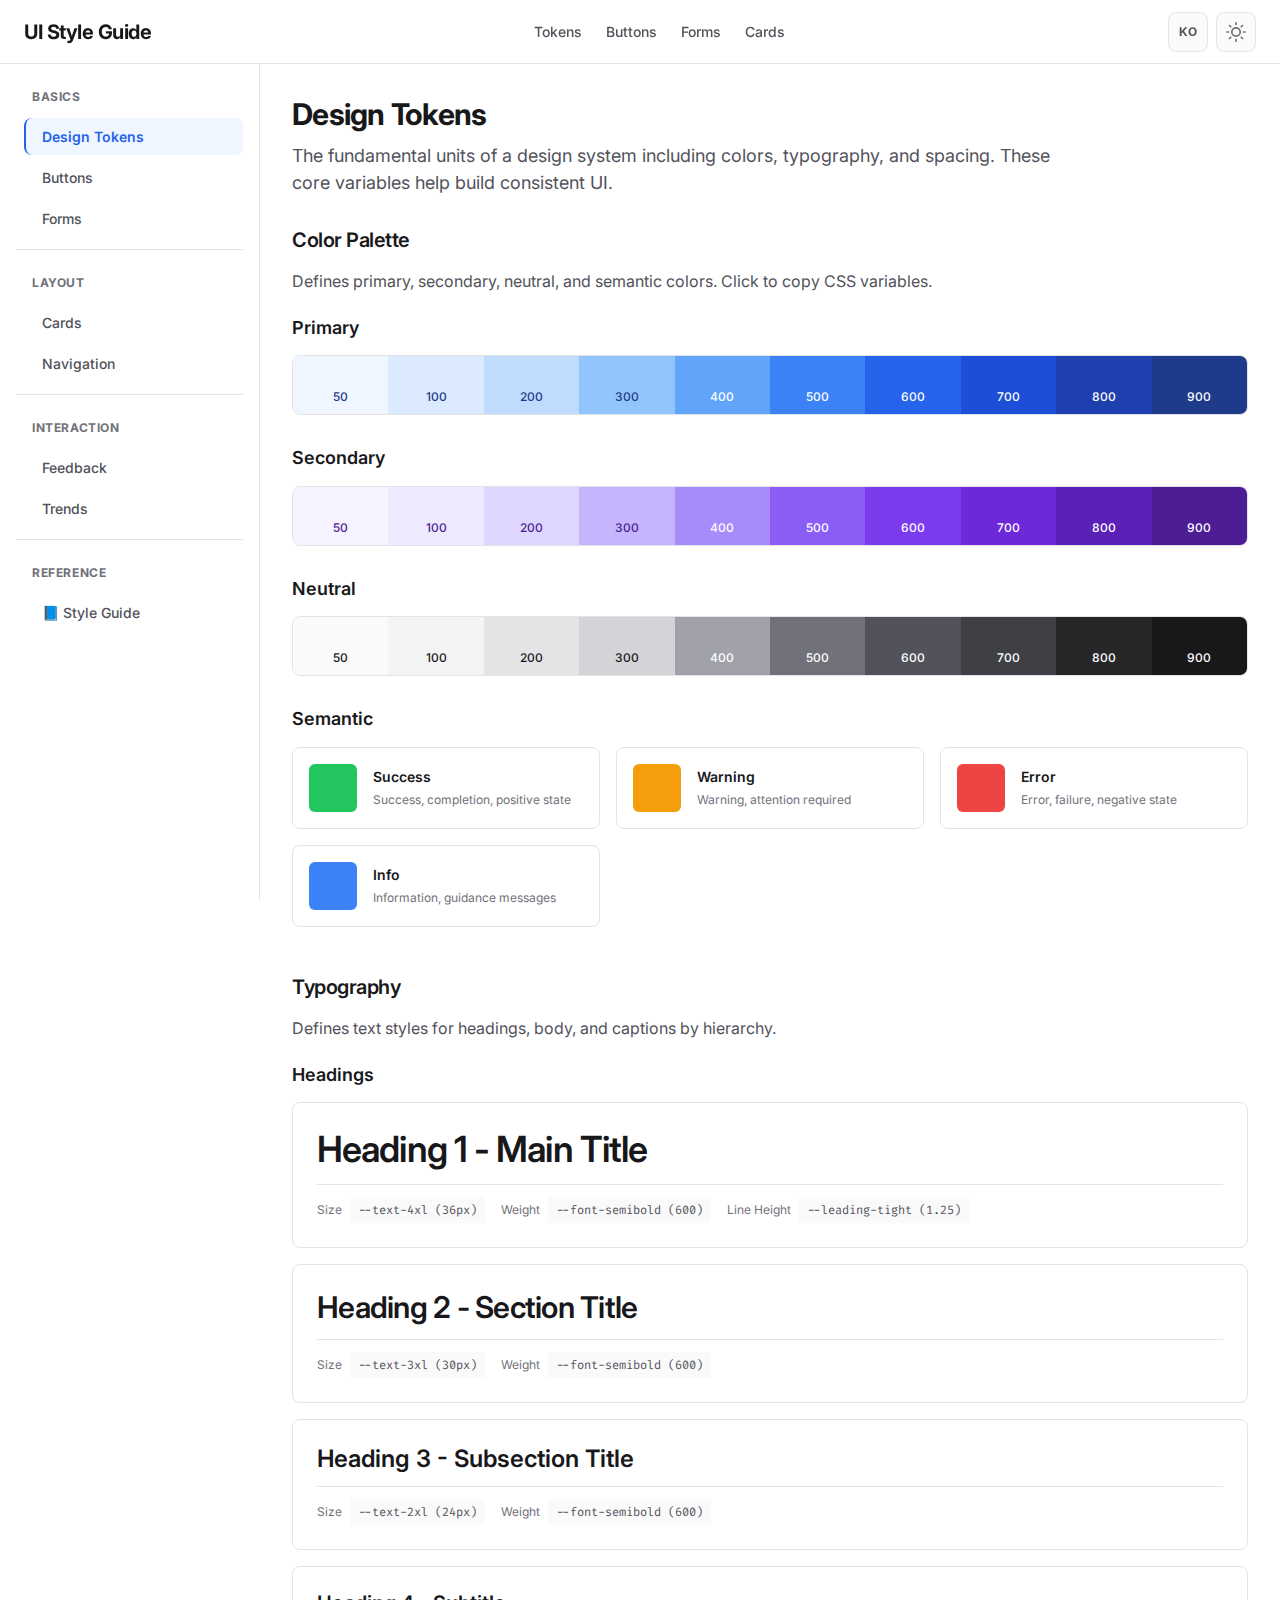
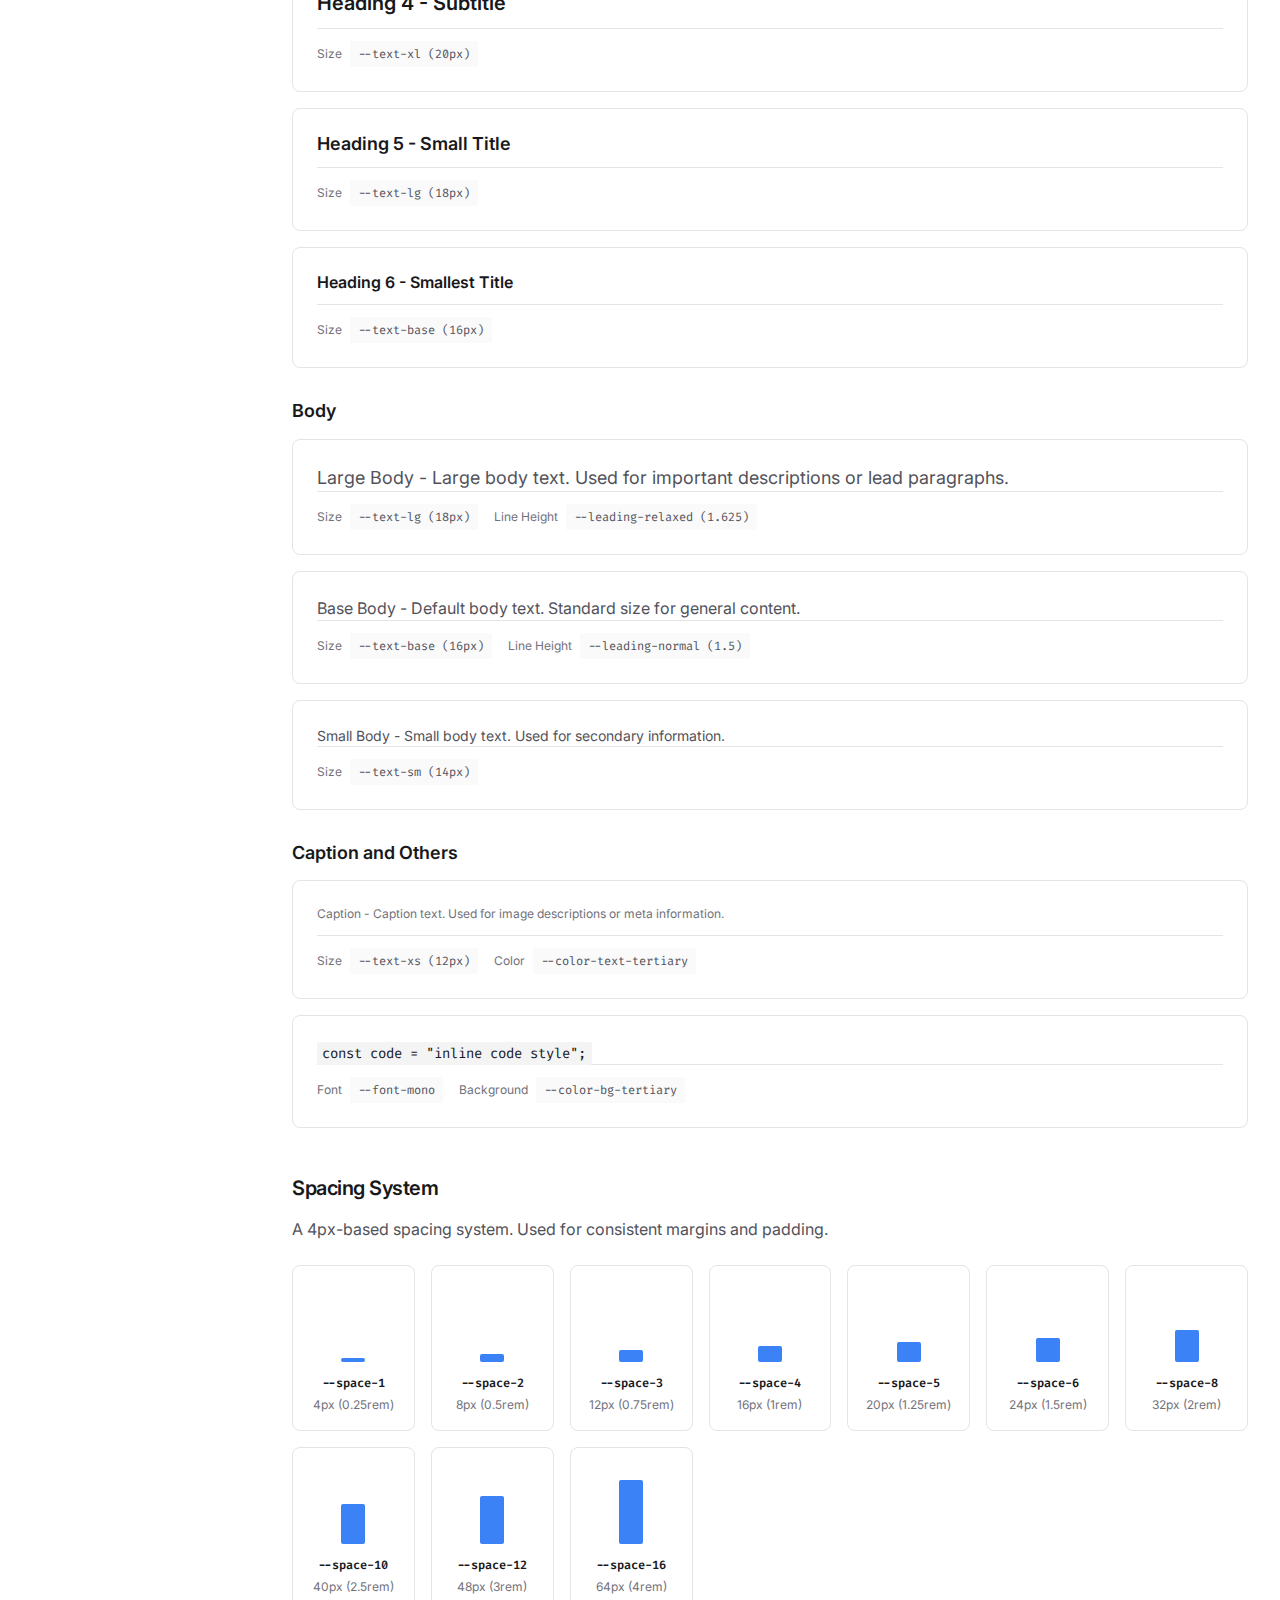
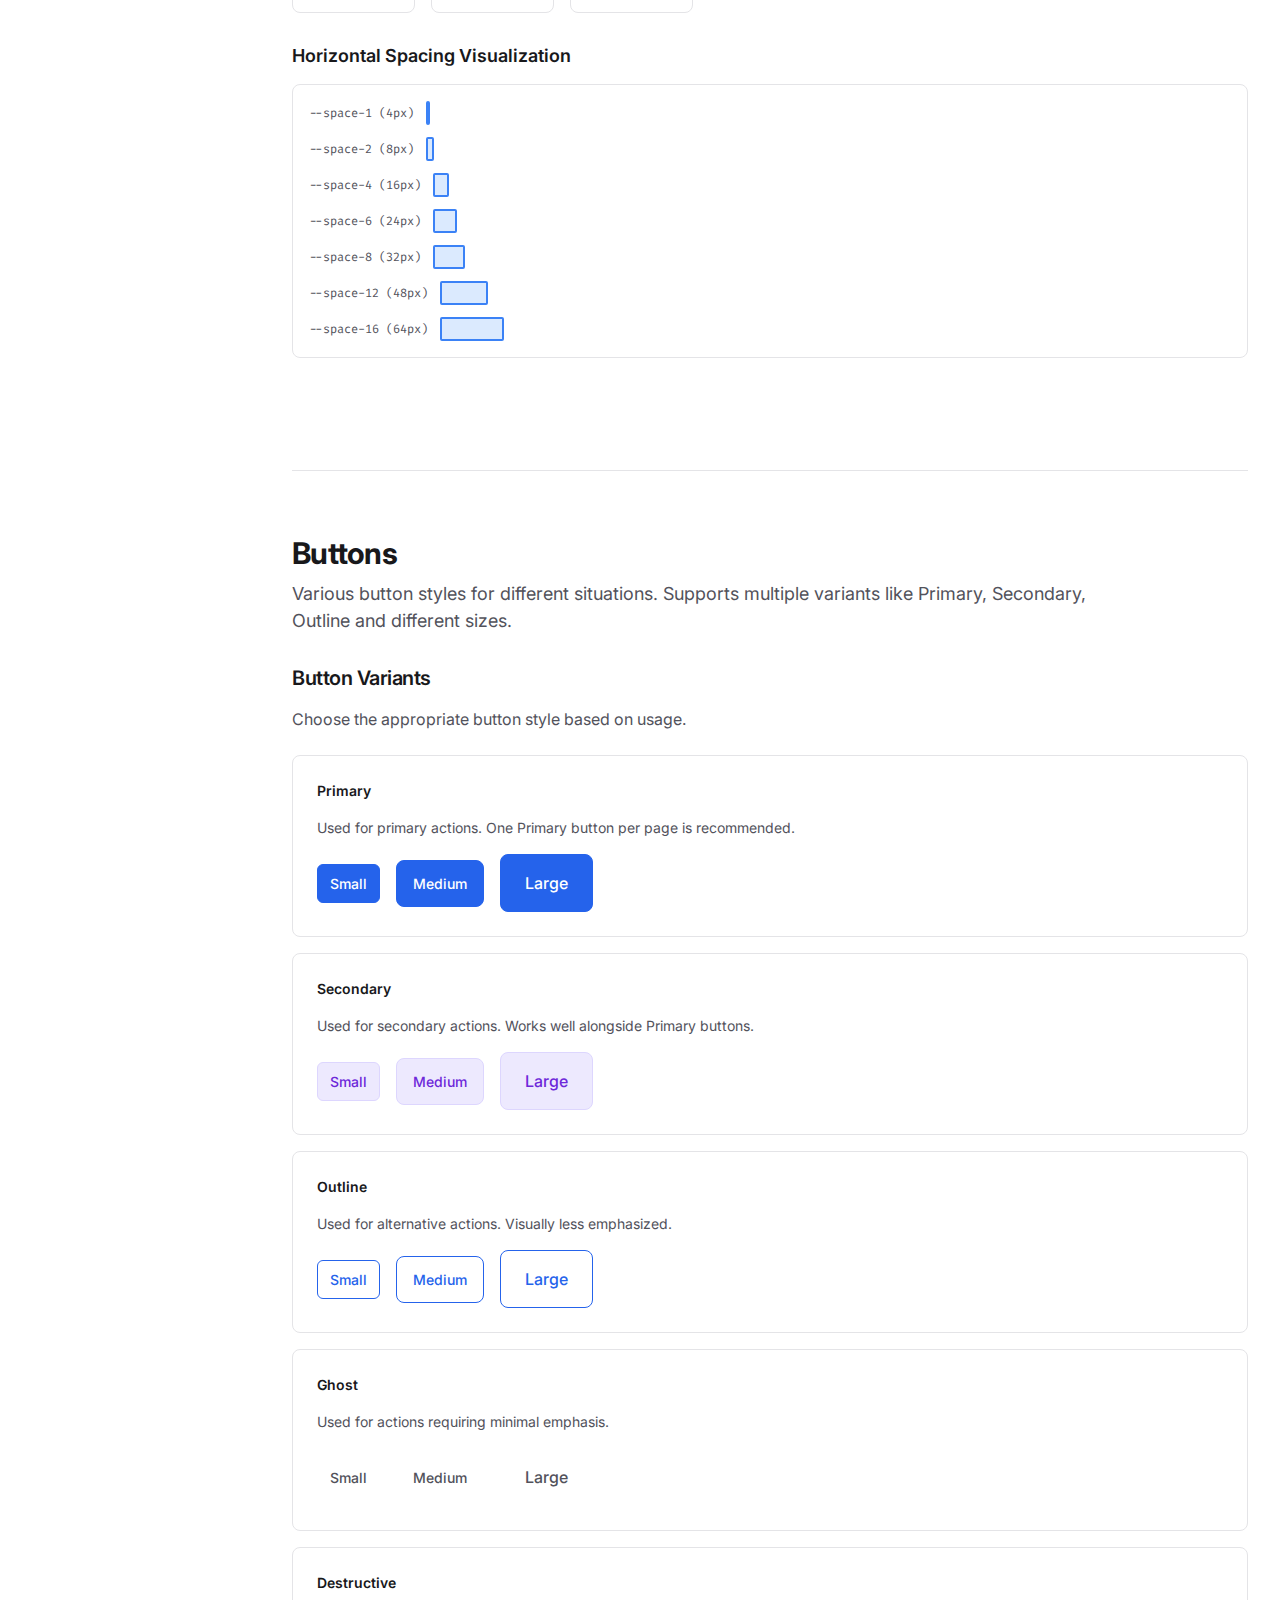
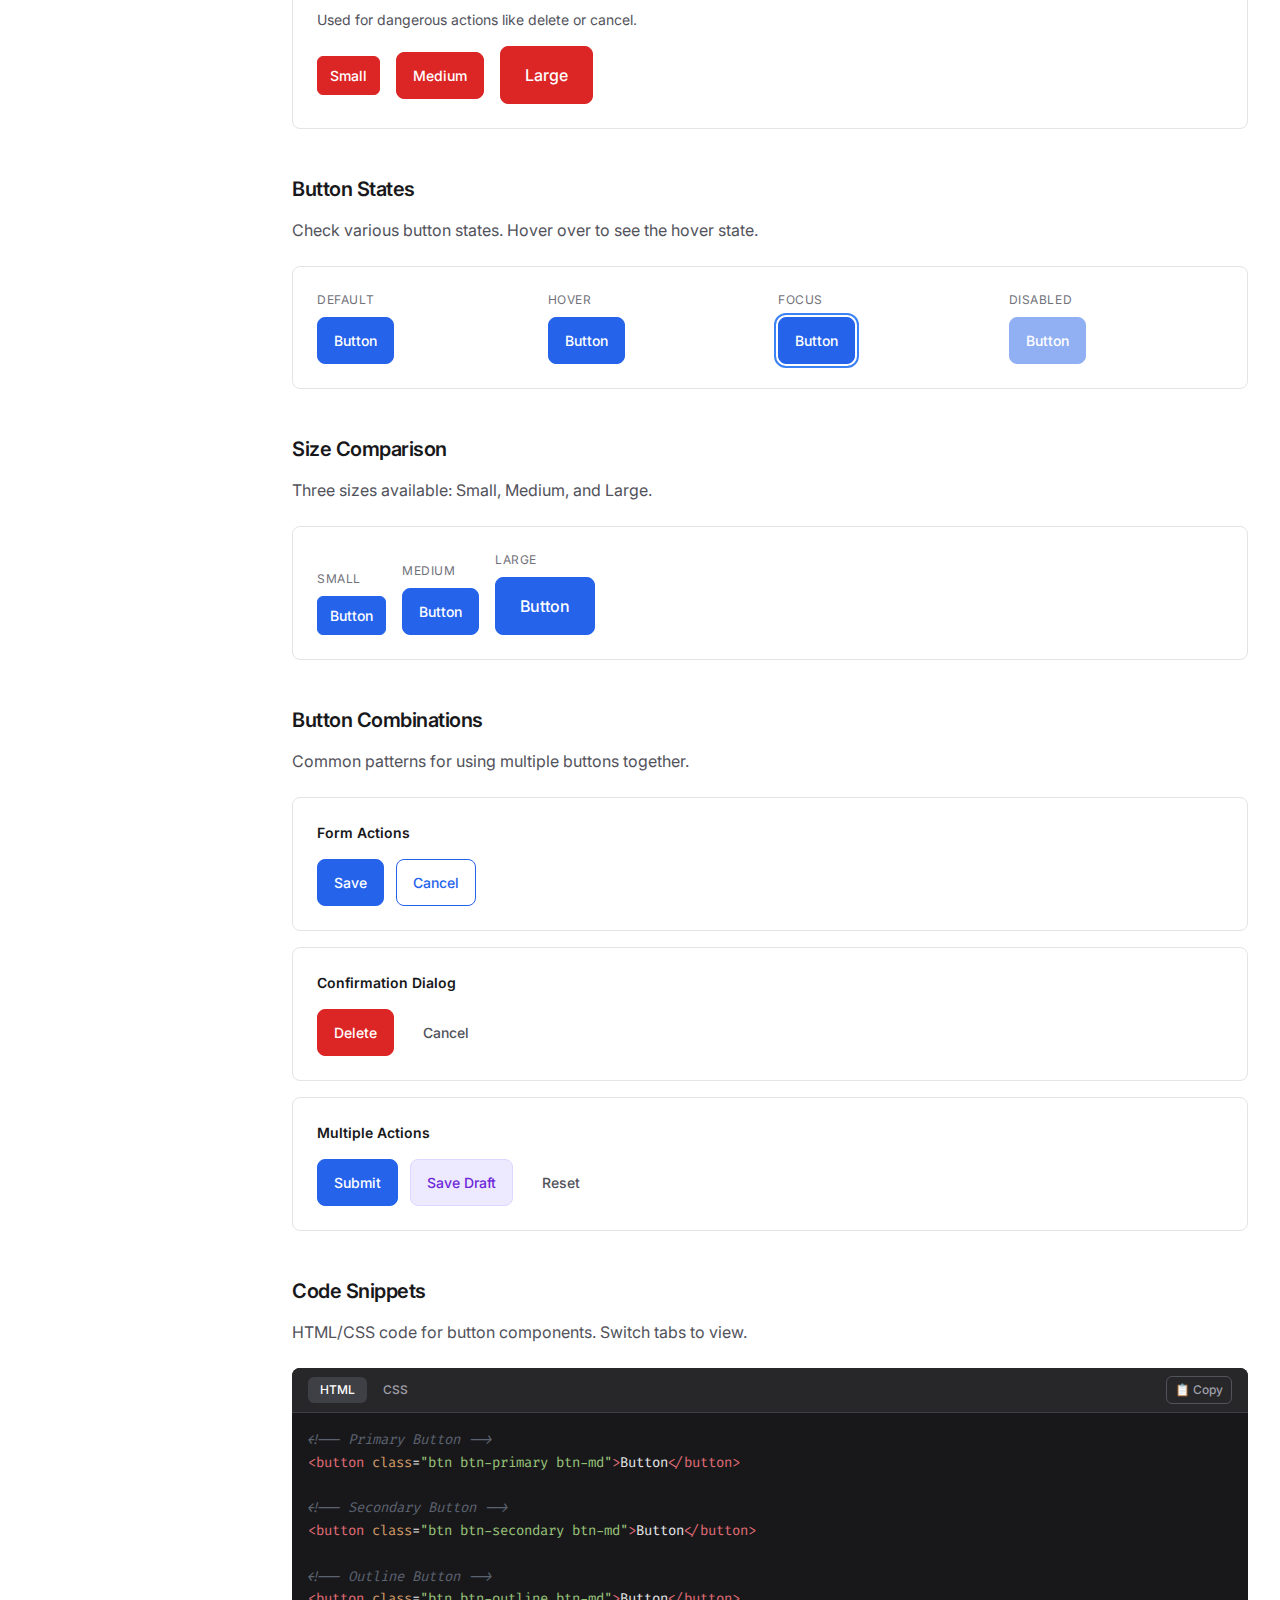
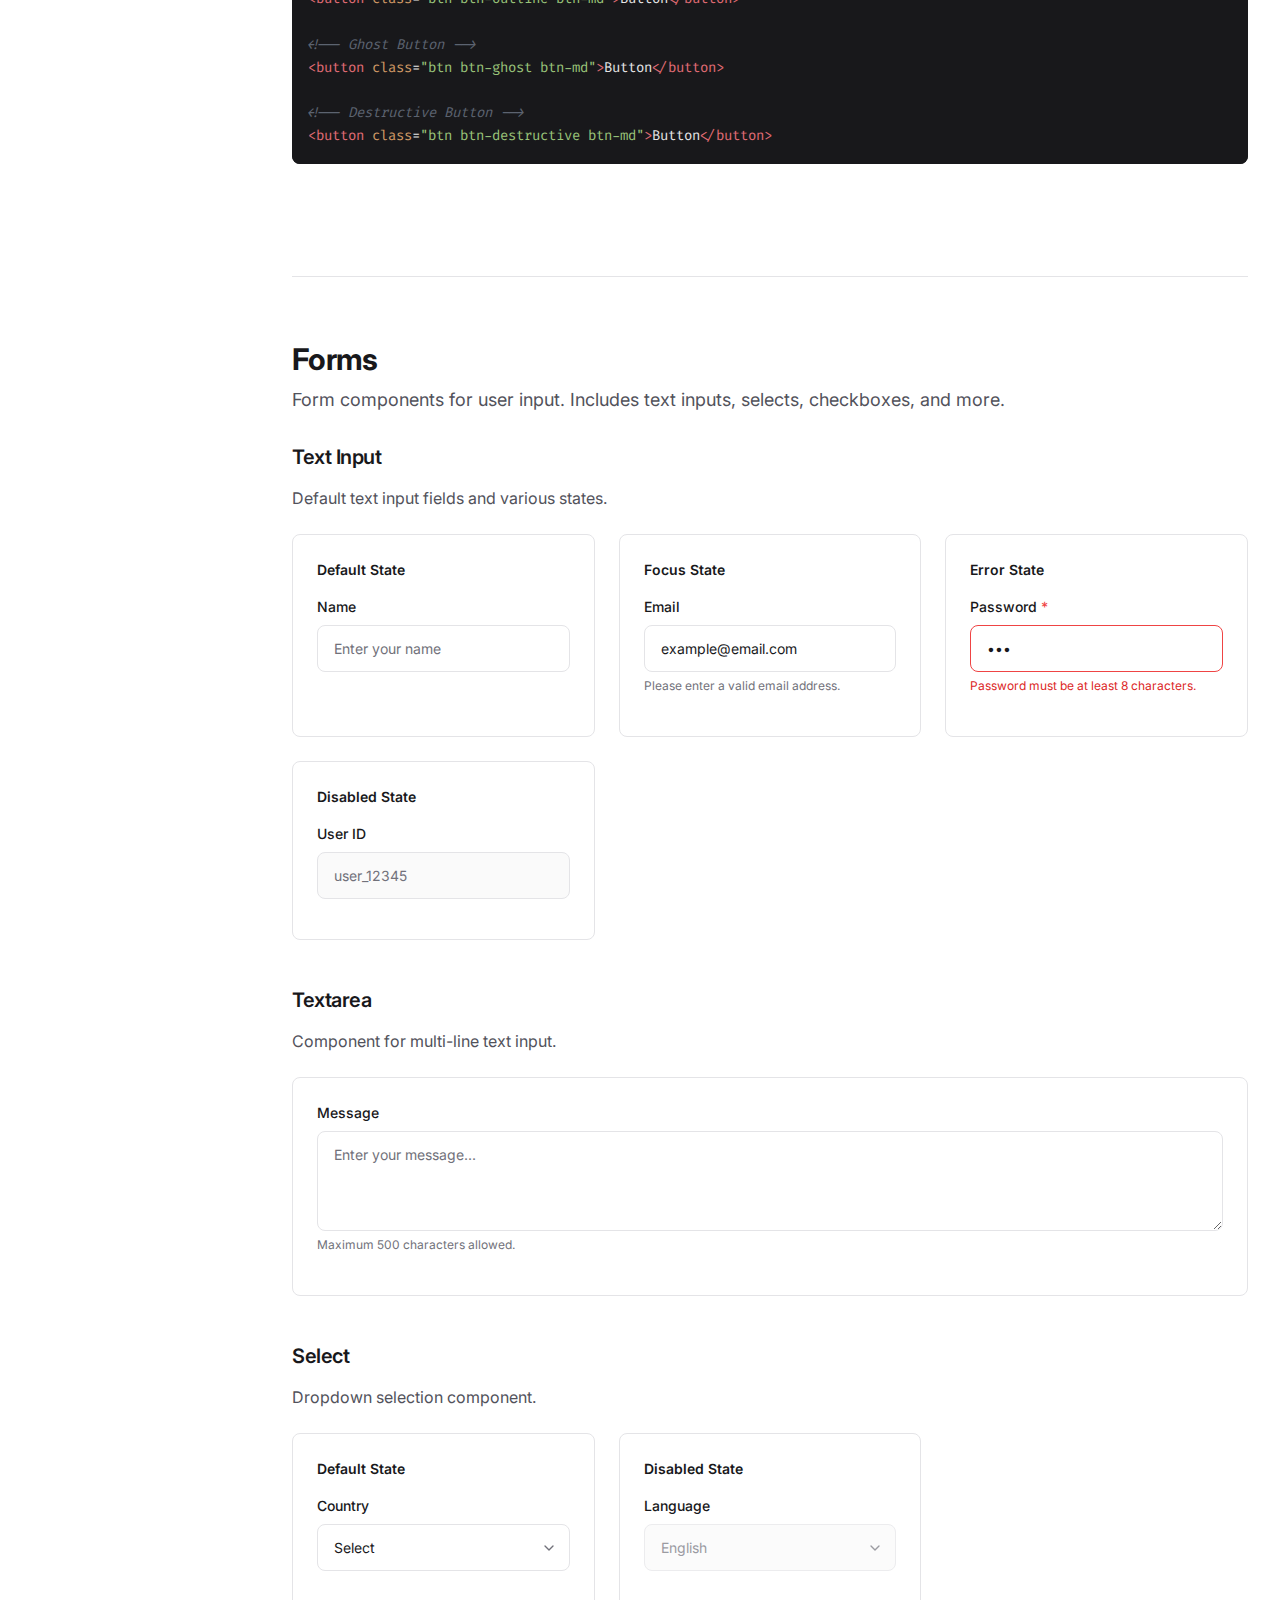
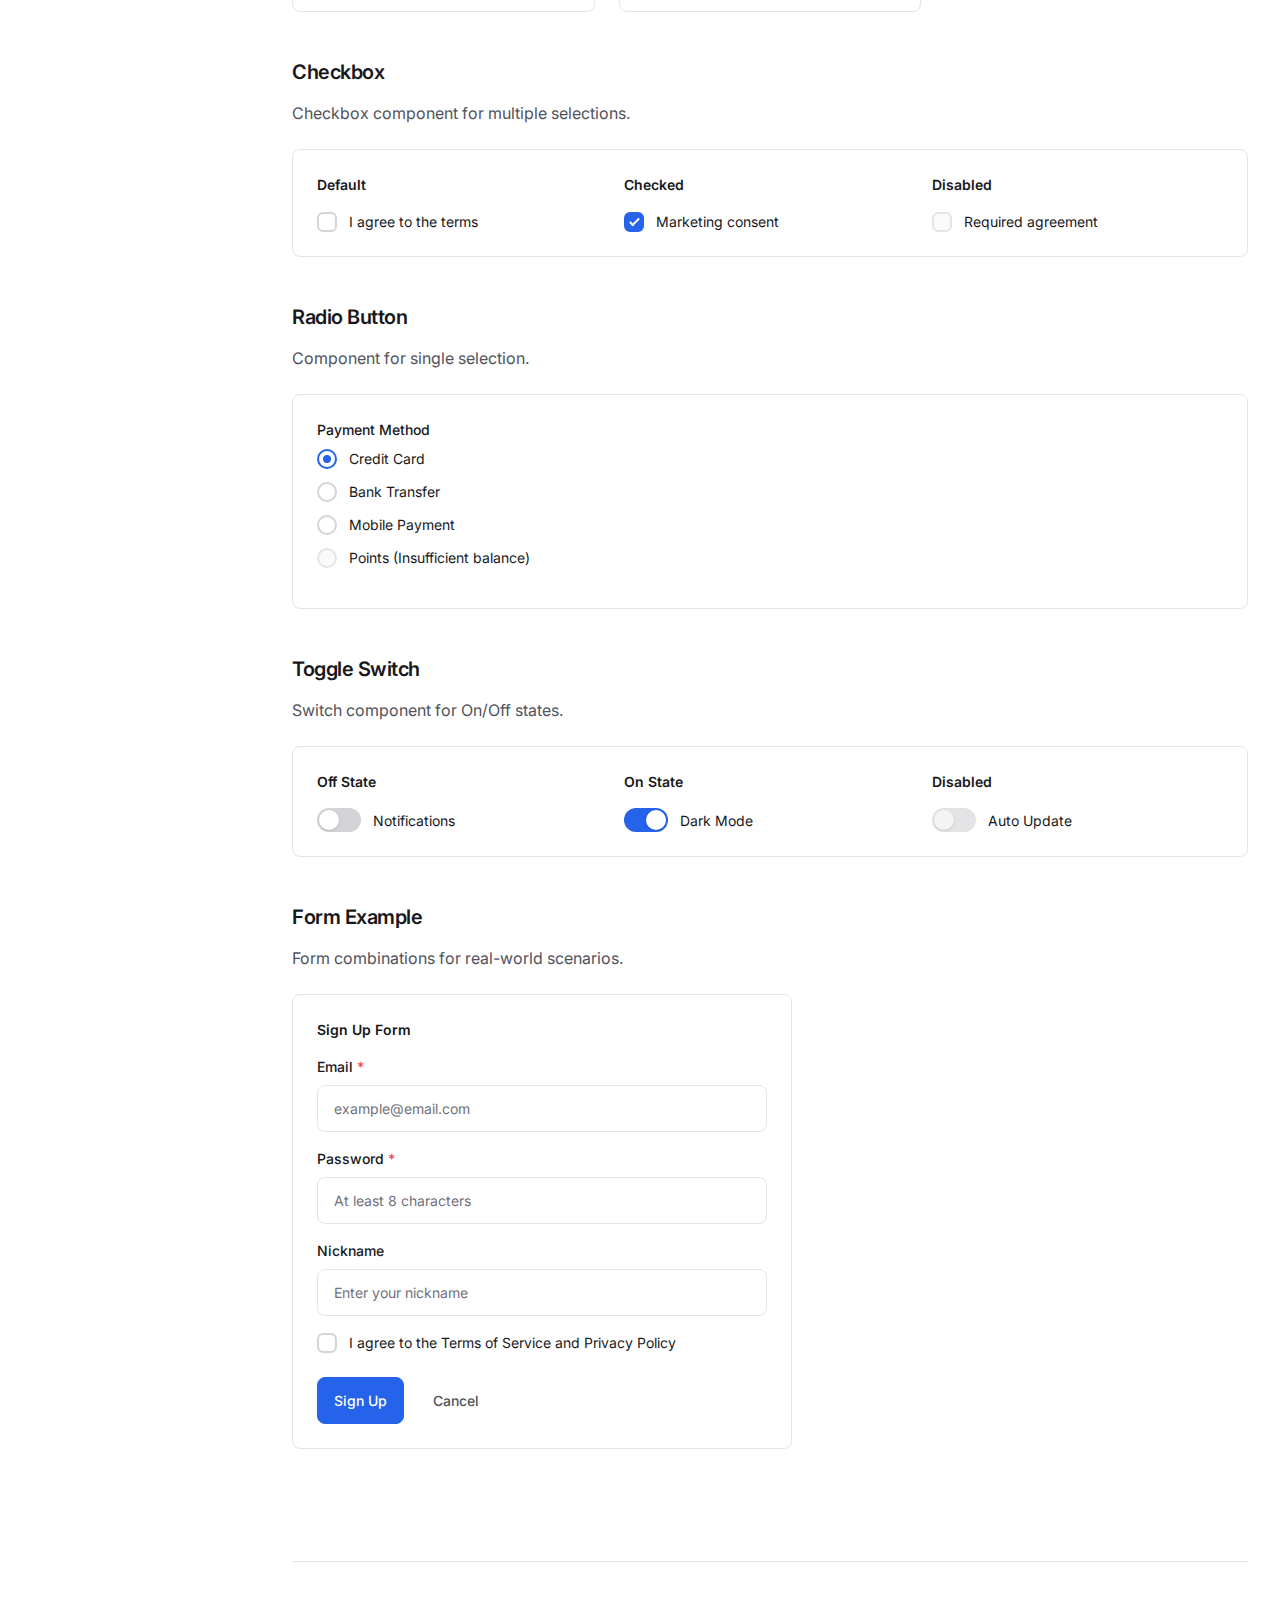
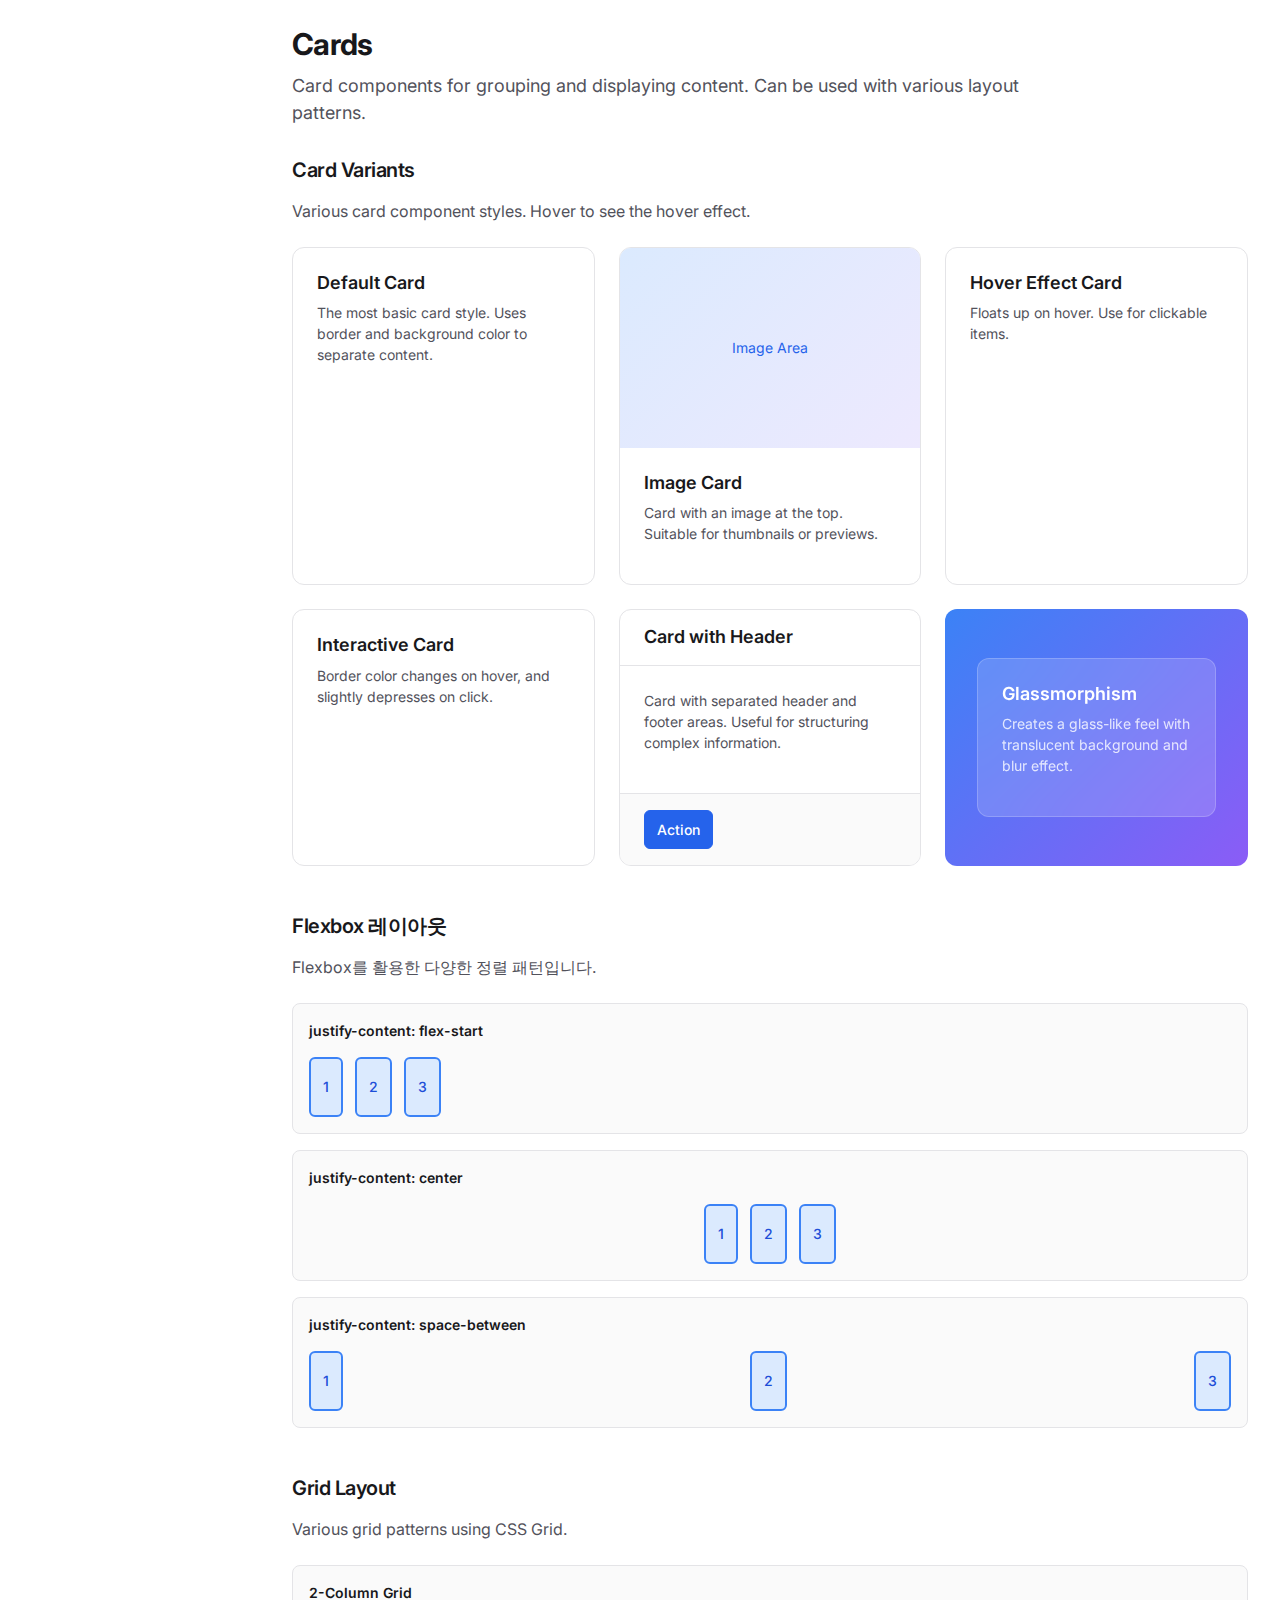
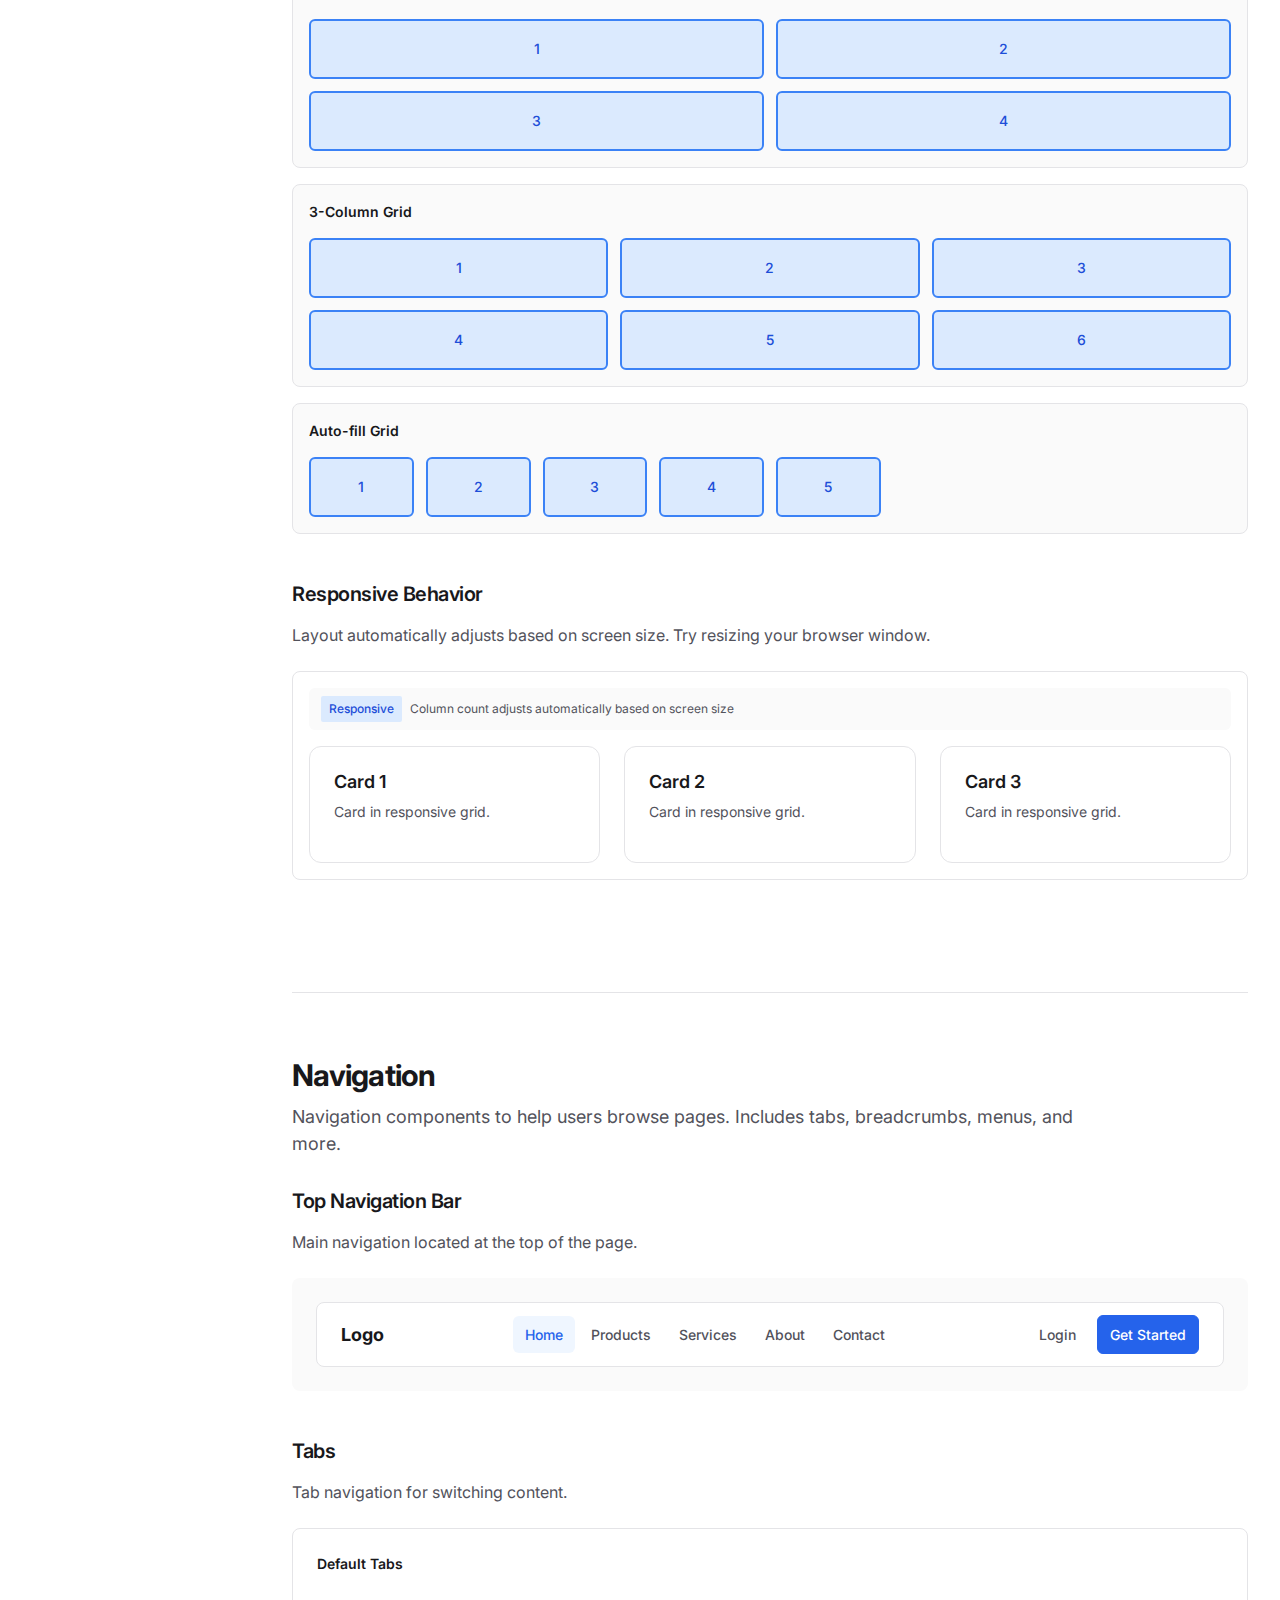
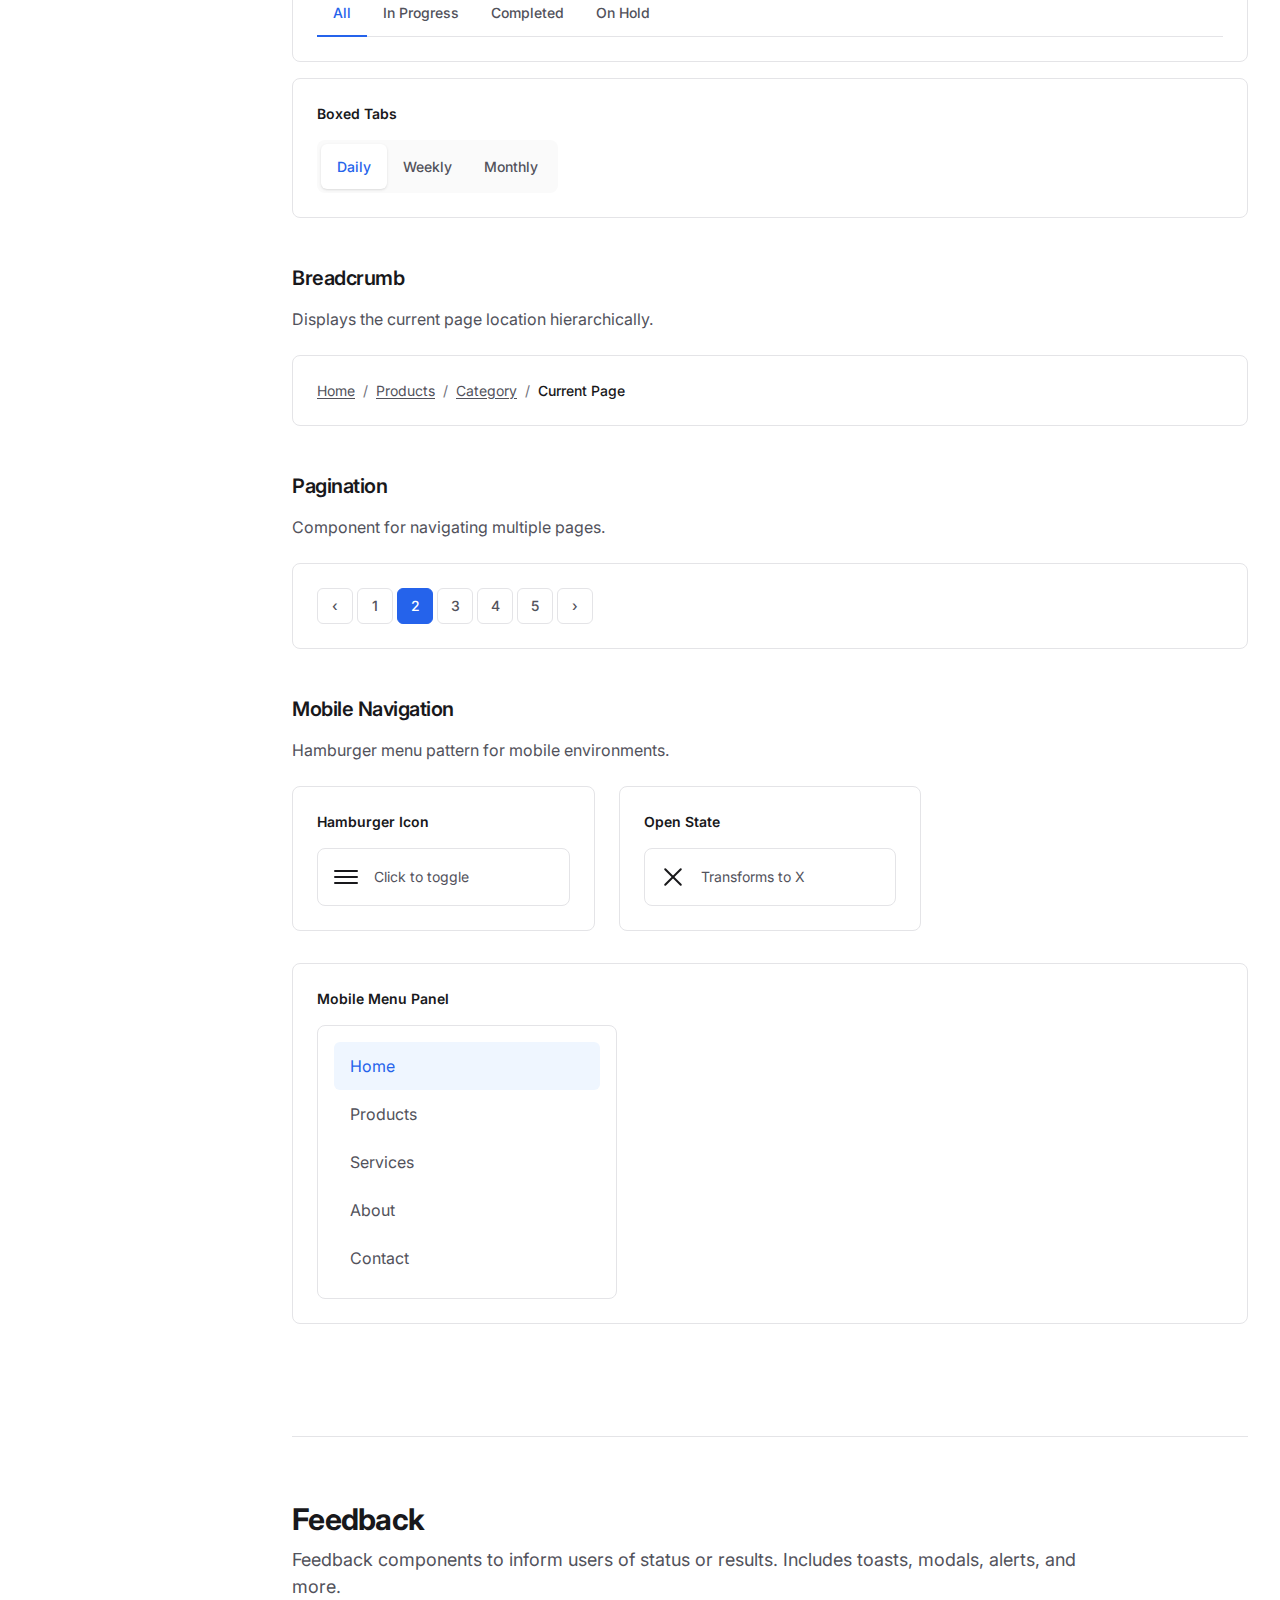
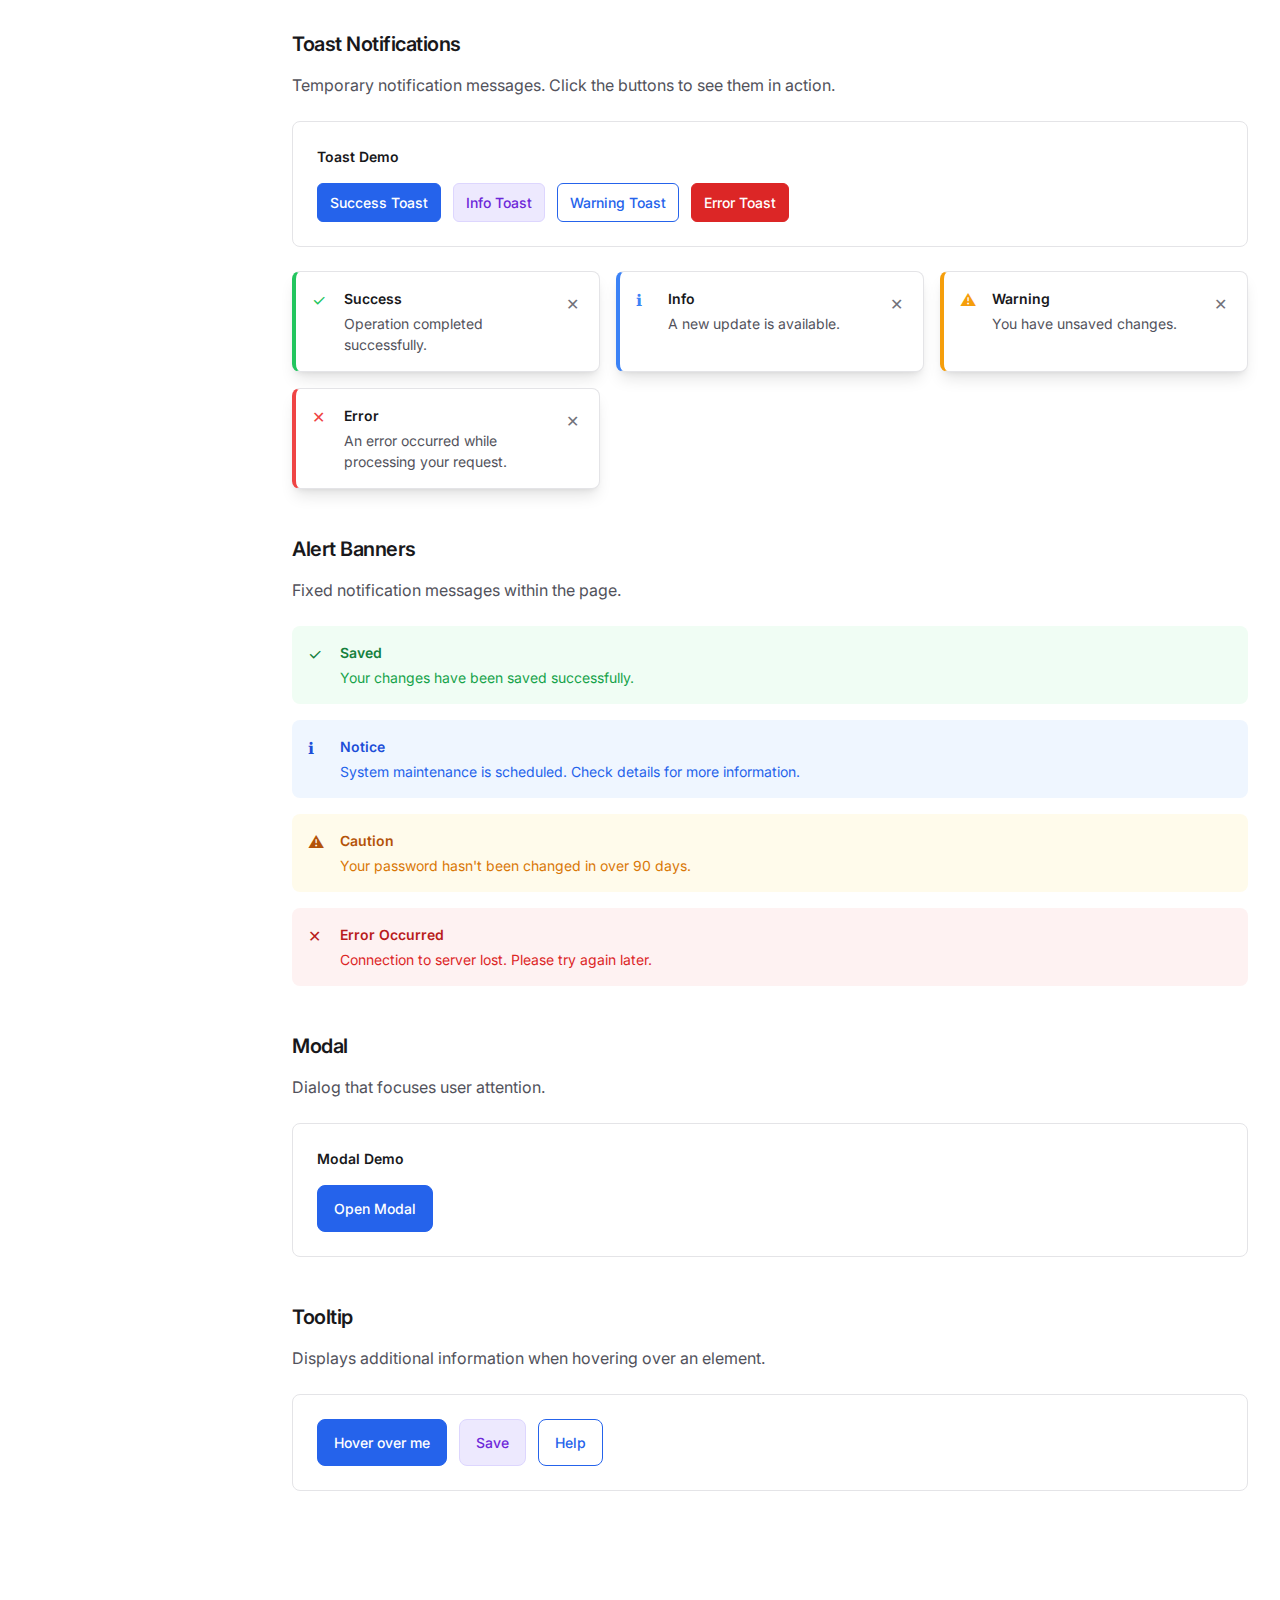
<file: index-en.html>
<!DOCTYPE html>
<html lang="en">
<head>
  <meta charset="UTF-8">
  <meta name="viewport" content="width=device-width, initial-scale=1.0">
  <title>UI Style Guide</title>
  
  <!-- CSS 파일 -->
  <link rel="stylesheet" href="css/variables.css">
  <link rel="stylesheet" href="css/base.css">
  <link rel="stylesheet" href="css/layout.css">
  <link rel="stylesheet" href="css/components.css">
  <link rel="stylesheet" href="css/themes.css">
  
  <!-- Font -->
  <link rel="preconnect" href="https://fonts.googleapis.com">
  <link rel="preconnect" href="https://fonts.gstatic.com" crossorigin>
  <link href="https://fonts.googleapis.com/css2?family=Inter:wght@400;500;600;700&family=Fira+Code:wght@400;500&display=swap" rel="stylesheet">
</head>
<body>
  <!-- Header -->
  <header class="header">
    <!-- Mobile menu toggle -->
    <button class="mobile-menu-toggle" id="mobileMenuToggle" aria-label="Open menu">
      <div class="mobile-menu-toggle-icon">
        <span></span>
        <span></span>
        <span></span>
      </div>
    </button>
    
    <div class="header-logo">UI Style Guide</div>
    
    <nav class="header-nav">
      <a href="#tokens" class="header-nav-link">Tokens</a>
      <a href="#buttons" class="header-nav-link">Buttons</a>
      <a href="#forms" class="header-nav-link">Forms</a>
      <a href="#cards" class="header-nav-link">Cards</a>
    </nav>
    
    <div class="header-actions">
      <a href="index.html" class="lang-toggle" aria-label="Switch to Korean">
        <span class="lang-toggle-text">KO</span>
      </a>
      <button class="theme-toggle" id="themeToggle" aria-label="Toggle theme">
        <span class="theme-toggle-icon"></span>
      </button>
    </div>
  </header>

  <!-- Sidebar overlay (mobile) -->
  <div class="sidebar-overlay" id="sidebarOverlay"></div>

  <!-- Main layout -->
  <div class="main-layout">
    <!-- Sidebar -->
    <aside class="sidebar" id="sidebar">
      <nav class="sidebar-nav">
        <div class="sidebar-section-title">Basics</div>
        <a href="#tokens" class="sidebar-link active" data-section="tokens">Design Tokens</a>
        <a href="#buttons" class="sidebar-link" data-section="buttons">Buttons</a>
        <a href="#forms" class="sidebar-link" data-section="forms">Forms</a>
        
        <div class="sidebar-section-title">Layout</div>
        <a href="#cards" class="sidebar-link" data-section="cards">Cards</a>
        <a href="#navigation" class="sidebar-link" data-section="navigation">Navigation</a>
        
        <div class="sidebar-section-title">Interaction</div>
        <a href="#feedback" class="sidebar-link" data-section="feedback">Feedback</a>
        <a href="#trends" class="sidebar-link" data-section="trends">Trends</a>
        
        <div class="sidebar-section-title">Reference</div>
        <a href="#guide" class="sidebar-link" data-section="guide">📘 Style Guide</a>
      </nav>
    </aside>

    <!-- Main content -->
    <main class="main-content">
      <!-- Design Tokens Section -->
      <section id="tokens" class="section">
        <h1 class="section-title">Design Tokens</h1>
        <p class="section-description">
          The fundamental units of a design system including colors, typography, and spacing.
          These core variables help build consistent UI.
        </p>

        <!-- Color Palette Subsection -->
        <div class="subsection" id="colors">
          <h2 class="subsection-title">Color Palette</h2>
          <p class="subsection-description">
            Defines primary, secondary, neutral, and semantic colors.
            Click to copy CSS variables.
          </p>

          <!-- 프라이머리 Color -->
          <div class="color-palette-group">
            <h3 class="color-palette-title">Primary</h3>
            <div class="color-scale">
              <div class="color-scale-item" style="background-color: var(--color-primary-50);" data-copy="--color-primary-50">
                <span class="color-scale-label" style="color: var(--color-primary-900);">50</span>
              </div>
              <div class="color-scale-item" style="background-color: var(--color-primary-100);" data-copy="--color-primary-100">
                <span class="color-scale-label" style="color: var(--color-primary-900);">100</span>
              </div>
              <div class="color-scale-item" style="background-color: var(--color-primary-200);" data-copy="--color-primary-200">
                <span class="color-scale-label" style="color: var(--color-primary-900);">200</span>
              </div>
              <div class="color-scale-item" style="background-color: var(--color-primary-300);" data-copy="--color-primary-300">
                <span class="color-scale-label" style="color: var(--color-primary-900);">300</span>
              </div>
              <div class="color-scale-item" style="background-color: var(--color-primary-400);" data-copy="--color-primary-400">
                <span class="color-scale-label" style="color: white;">400</span>
              </div>
              <div class="color-scale-item" style="background-color: var(--color-primary-500);" data-copy="--color-primary-500">
                <span class="color-scale-label" style="color: white;">500</span>
              </div>
              <div class="color-scale-item" style="background-color: var(--color-primary-600);" data-copy="--color-primary-600">
                <span class="color-scale-label" style="color: white;">600</span>
              </div>
              <div class="color-scale-item" style="background-color: var(--color-primary-700);" data-copy="--color-primary-700">
                <span class="color-scale-label" style="color: white;">700</span>
              </div>
              <div class="color-scale-item" style="background-color: var(--color-primary-800);" data-copy="--color-primary-800">
                <span class="color-scale-label" style="color: white;">800</span>
              </div>
              <div class="color-scale-item" style="background-color: var(--color-primary-900);" data-copy="--color-primary-900">
                <span class="color-scale-label" style="color: white;">900</span>
              </div>
            </div>
          </div>

          <!-- 세컨더리 Color -->
          <div class="color-palette-group">
            <h3 class="color-palette-title">Secondary</h3>
            <div class="color-scale">
              <div class="color-scale-item" style="background-color: var(--color-secondary-50);" data-copy="--color-secondary-50">
                <span class="color-scale-label" style="color: var(--color-secondary-900);">50</span>
              </div>
              <div class="color-scale-item" style="background-color: var(--color-secondary-100);" data-copy="--color-secondary-100">
                <span class="color-scale-label" style="color: var(--color-secondary-900);">100</span>
              </div>
              <div class="color-scale-item" style="background-color: var(--color-secondary-200);" data-copy="--color-secondary-200">
                <span class="color-scale-label" style="color: var(--color-secondary-900);">200</span>
              </div>
              <div class="color-scale-item" style="background-color: var(--color-secondary-300);" data-copy="--color-secondary-300">
                <span class="color-scale-label" style="color: var(--color-secondary-900);">300</span>
              </div>
              <div class="color-scale-item" style="background-color: var(--color-secondary-400);" data-copy="--color-secondary-400">
                <span class="color-scale-label" style="color: white;">400</span>
              </div>
              <div class="color-scale-item" style="background-color: var(--color-secondary-500);" data-copy="--color-secondary-500">
                <span class="color-scale-label" style="color: white;">500</span>
              </div>
              <div class="color-scale-item" style="background-color: var(--color-secondary-600);" data-copy="--color-secondary-600">
                <span class="color-scale-label" style="color: white;">600</span>
              </div>
              <div class="color-scale-item" style="background-color: var(--color-secondary-700);" data-copy="--color-secondary-700">
                <span class="color-scale-label" style="color: white;">700</span>
              </div>
              <div class="color-scale-item" style="background-color: var(--color-secondary-800);" data-copy="--color-secondary-800">
                <span class="color-scale-label" style="color: white;">800</span>
              </div>
              <div class="color-scale-item" style="background-color: var(--color-secondary-900);" data-copy="--color-secondary-900">
                <span class="color-scale-label" style="color: white;">900</span>
              </div>
            </div>
          </div>

          <!-- 뉴트럴 Color -->
          <div class="color-palette-group">
            <h3 class="color-palette-title">Neutral</h3>
            <div class="color-scale">
              <div class="color-scale-item" style="background-color: var(--color-neutral-50);" data-copy="--color-neutral-50">
                <span class="color-scale-label" style="color: var(--color-neutral-900);">50</span>
              </div>
              <div class="color-scale-item" style="background-color: var(--color-neutral-100);" data-copy="--color-neutral-100">
                <span class="color-scale-label" style="color: var(--color-neutral-900);">100</span>
              </div>
              <div class="color-scale-item" style="background-color: var(--color-neutral-200);" data-copy="--color-neutral-200">
                <span class="color-scale-label" style="color: var(--color-neutral-900);">200</span>
              </div>
              <div class="color-scale-item" style="background-color: var(--color-neutral-300);" data-copy="--color-neutral-300">
                <span class="color-scale-label" style="color: var(--color-neutral-900);">300</span>
              </div>
              <div class="color-scale-item" style="background-color: var(--color-neutral-400);" data-copy="--color-neutral-400">
                <span class="color-scale-label" style="color: white;">400</span>
              </div>
              <div class="color-scale-item" style="background-color: var(--color-neutral-500);" data-copy="--color-neutral-500">
                <span class="color-scale-label" style="color: white;">500</span>
              </div>
              <div class="color-scale-item" style="background-color: var(--color-neutral-600);" data-copy="--color-neutral-600">
                <span class="color-scale-label" style="color: white;">600</span>
              </div>
              <div class="color-scale-item" style="background-color: var(--color-neutral-700);" data-copy="--color-neutral-700">
                <span class="color-scale-label" style="color: white;">700</span>
              </div>
              <div class="color-scale-item" style="background-color: var(--color-neutral-800);" data-copy="--color-neutral-800">
                <span class="color-scale-label" style="color: white;">800</span>
              </div>
              <div class="color-scale-item" style="background-color: var(--color-neutral-900);" data-copy="--color-neutral-900">
                <span class="color-scale-label" style="color: white;">900</span>
              </div>
            </div>
          </div>

          <!-- 시맨틱 Color -->
          <div class="color-palette-group">
            <h3 class="color-palette-title">Semantic</h3>
            <div class="semantic-colors-grid">
              <div class="semantic-color-card" data-copy="--color-success-500">
                <div class="semantic-color-preview" style="background-color: var(--color-success-500);"></div>
                <div class="semantic-color-info">
                  <div class="semantic-color-name">Success</div>
                  <div class="semantic-color-desc">Success, completion, positive state</div>
                </div>
              </div>
              <div class="semantic-color-card" data-copy="--color-warning-500">
                <div class="semantic-color-preview" style="background-color: var(--color-warning-500);"></div>
                <div class="semantic-color-info">
                  <div class="semantic-color-name">Warning</div>
                  <div class="semantic-color-desc">Warning, attention required</div>
                </div>
              </div>
              <div class="semantic-color-card" data-copy="--color-error-500">
                <div class="semantic-color-preview" style="background-color: var(--color-error-500);"></div>
                <div class="semantic-color-info">
                  <div class="semantic-color-name">Error</div>
                  <div class="semantic-color-desc">Error, failure, negative state</div>
                </div>
              </div>
              <div class="semantic-color-card" data-copy="--color-info-500">
                <div class="semantic-color-preview" style="background-color: var(--color-info-500);"></div>
                <div class="semantic-color-info">
                  <div class="semantic-color-name">Info</div>
                  <div class="semantic-color-desc">Information, guidance messages</div>
                </div>
              </div>
            </div>
          </div>
        </div>

        <!-- Typography Subsection -->
        <div class="subsection" id="typography">
          <h2 class="subsection-title">Typography</h2>
          <p class="subsection-description">
            Defines text styles for headings, body, and captions by hierarchy.
          </p>

          <!-- Heading Styles -->
          <div class="color-palette-group">
            <h3 class="color-palette-title">Headings</h3>
            
            <div class="typography-sample">
              <h1 class="typography-sample-text">Heading 1 - Main Title</h1>
              <div class="typography-sample-info">
                <div class="typography-info-item">
                  <span class="typography-info-label">Size</span>
                  <span class="typography-info-value" data-copy="--text-4xl">--text-4xl (36px)</span>
                </div>
                <div class="typography-info-item">
                  <span class="typography-info-label">Weight</span>
                  <span class="typography-info-value" data-copy="--font-semibold">--font-semibold (600)</span>
                </div>
                <div class="typography-info-item">
                  <span class="typography-info-label">Line Height</span>
                  <span class="typography-info-value" data-copy="--leading-tight">--leading-tight (1.25)</span>
                </div>
              </div>
            </div>

            <div class="typography-sample">
              <h2 class="typography-sample-text">Heading 2 - Section Title</h2>
              <div class="typography-sample-info">
                <div class="typography-info-item">
                  <span class="typography-info-label">Size</span>
                  <span class="typography-info-value" data-copy="--text-3xl">--text-3xl (30px)</span>
                </div>
                <div class="typography-info-item">
                  <span class="typography-info-label">Weight</span>
                  <span class="typography-info-value" data-copy="--font-semibold">--font-semibold (600)</span>
                </div>
              </div>
            </div>

            <div class="typography-sample">
              <h3 class="typography-sample-text">Heading 3 - Subsection Title</h3>
              <div class="typography-sample-info">
                <div class="typography-info-item">
                  <span class="typography-info-label">Size</span>
                  <span class="typography-info-value" data-copy="--text-2xl">--text-2xl (24px)</span>
                </div>
                <div class="typography-info-item">
                  <span class="typography-info-label">Weight</span>
                  <span class="typography-info-value" data-copy="--font-semibold">--font-semibold (600)</span>
                </div>
              </div>
            </div>

            <div class="typography-sample">
              <h4 class="typography-sample-text">Heading 4 - Subtitle</h4>
              <div class="typography-sample-info">
                <div class="typography-info-item">
                  <span class="typography-info-label">Size</span>
                  <span class="typography-info-value" data-copy="--text-xl">--text-xl (20px)</span>
                </div>
              </div>
            </div>

            <div class="typography-sample">
              <h5 class="typography-sample-text">Heading 5 - Small Title</h5>
              <div class="typography-sample-info">
                <div class="typography-info-item">
                  <span class="typography-info-label">Size</span>
                  <span class="typography-info-value" data-copy="--text-lg">--text-lg (18px)</span>
                </div>
              </div>
            </div>

            <div class="typography-sample">
              <h6 class="typography-sample-text">Heading 6 - Smallest Title</h6>
              <div class="typography-sample-info">
                <div class="typography-info-item">
                  <span class="typography-info-label">Size</span>
                  <span class="typography-info-value" data-copy="--text-base">--text-base (16px)</span>
                </div>
              </div>
            </div>
          </div>

          <!-- 본문 스타일 -->
          <div class="color-palette-group">
            <h3 class="color-palette-title">Body</h3>
            
            <div class="typography-sample">
              <p class="typography-sample-text" style="font-size: var(--text-lg); margin-bottom: 0;">
                Large Body - Large body text. Used for important descriptions or lead paragraphs.
              </p>
              <div class="typography-sample-info">
                <div class="typography-info-item">
                  <span class="typography-info-label">Size</span>
                  <span class="typography-info-value" data-copy="--text-lg">--text-lg (18px)</span>
                </div>
                <div class="typography-info-item">
                  <span class="typography-info-label">Line Height</span>
                  <span class="typography-info-value" data-copy="--leading-relaxed">--leading-relaxed (1.625)</span>
                </div>
              </div>
            </div>

            <div class="typography-sample">
              <p class="typography-sample-text" style="margin-bottom: 0;">
                Base Body - Default body text. Standard size for general content.
              </p>
              <div class="typography-sample-info">
                <div class="typography-info-item">
                  <span class="typography-info-label">Size</span>
                  <span class="typography-info-value" data-copy="--text-base">--text-base (16px)</span>
                </div>
                <div class="typography-info-item">
                  <span class="typography-info-label">Line Height</span>
                  <span class="typography-info-value" data-copy="--leading-normal">--leading-normal (1.5)</span>
                </div>
              </div>
            </div>

            <div class="typography-sample">
              <p class="typography-sample-text" style="font-size: var(--text-sm); margin-bottom: 0;">
                Small Body - Small body text. Used for secondary information.
              </p>
              <div class="typography-sample-info">
                <div class="typography-info-item">
                  <span class="typography-info-label">Size</span>
                  <span class="typography-info-value" data-copy="--text-sm">--text-sm (14px)</span>
                </div>
              </div>
            </div>
          </div>

          <!-- Caption and Others -->
          <div class="color-palette-group">
            <h3 class="color-palette-title">Caption and Others</h3>
            
            <div class="typography-sample">
              <span class="caption typography-sample-text" style="display: block;">
                Caption - Caption text. Used for image descriptions or meta information.
              </span>
              <div class="typography-sample-info">
                <div class="typography-info-item">
                  <span class="typography-info-label">Size</span>
                  <span class="typography-info-value" data-copy="--text-xs">--text-xs (12px)</span>
                </div>
                <div class="typography-info-item">
                  <span class="typography-info-label">Color</span>
                  <span class="typography-info-value" data-copy="--color-text-tertiary">--color-text-tertiary</span>
                </div>
              </div>
            </div>

            <div class="typography-sample">
              <code class="typography-sample-text">const code = "inline code style";</code>
              <div class="typography-sample-info">
                <div class="typography-info-item">
                  <span class="typography-info-label">Font</span>
                  <span class="typography-info-value" data-copy="--font-mono">--font-mono</span>
                </div>
                <div class="typography-info-item">
                  <span class="typography-info-label">Background</span>
                  <span class="typography-info-value" data-copy="--color-bg-tertiary">--color-bg-tertiary</span>
                </div>
              </div>
            </div>
          </div>
        </div>

        <!-- Spacing System Subsection -->
        <div class="subsection" id="spacing">
          <h2 class="subsection-title">Spacing System</h2>
          <p class="subsection-description">
            A 4px-based spacing system. Used for consistent margins and padding.
          </p>

          <!-- 간격 그리드 -->
          <div class="spacing-grid">
            <div class="spacing-item" data-copy="--space-1">
              <div class="spacing-visual">
                <div class="spacing-bar" style="height: 4px;"></div>
              </div>
              <div class="spacing-info">
                <div class="spacing-name">--space-1</div>
                <div class="spacing-value">4px (0.25rem)</div>
              </div>
            </div>

            <div class="spacing-item" data-copy="--space-2">
              <div class="spacing-visual">
                <div class="spacing-bar" style="height: 8px;"></div>
              </div>
              <div class="spacing-info">
                <div class="spacing-name">--space-2</div>
                <div class="spacing-value">8px (0.5rem)</div>
              </div>
            </div>

            <div class="spacing-item" data-copy="--space-3">
              <div class="spacing-visual">
                <div class="spacing-bar" style="height: 12px;"></div>
              </div>
              <div class="spacing-info">
                <div class="spacing-name">--space-3</div>
                <div class="spacing-value">12px (0.75rem)</div>
              </div>
            </div>

            <div class="spacing-item" data-copy="--space-4">
              <div class="spacing-visual">
                <div class="spacing-bar" style="height: 16px;"></div>
              </div>
              <div class="spacing-info">
                <div class="spacing-name">--space-4</div>
                <div class="spacing-value">16px (1rem)</div>
              </div>
            </div>

            <div class="spacing-item" data-copy="--space-5">
              <div class="spacing-visual">
                <div class="spacing-bar" style="height: 20px;"></div>
              </div>
              <div class="spacing-info">
                <div class="spacing-name">--space-5</div>
                <div class="spacing-value">20px (1.25rem)</div>
              </div>
            </div>

            <div class="spacing-item" data-copy="--space-6">
              <div class="spacing-visual">
                <div class="spacing-bar" style="height: 24px;"></div>
              </div>
              <div class="spacing-info">
                <div class="spacing-name">--space-6</div>
                <div class="spacing-value">24px (1.5rem)</div>
              </div>
            </div>

            <div class="spacing-item" data-copy="--space-8">
              <div class="spacing-visual">
                <div class="spacing-bar" style="height: 32px;"></div>
              </div>
              <div class="spacing-info">
                <div class="spacing-name">--space-8</div>
                <div class="spacing-value">32px (2rem)</div>
              </div>
            </div>

            <div class="spacing-item" data-copy="--space-10">
              <div class="spacing-visual">
                <div class="spacing-bar" style="height: 40px;"></div>
              </div>
              <div class="spacing-info">
                <div class="spacing-name">--space-10</div>
                <div class="spacing-value">40px (2.5rem)</div>
              </div>
            </div>

            <div class="spacing-item" data-copy="--space-12">
              <div class="spacing-visual">
                <div class="spacing-bar" style="height: 48px;"></div>
              </div>
              <div class="spacing-info">
                <div class="spacing-name">--space-12</div>
                <div class="spacing-value">48px (3rem)</div>
              </div>
            </div>

            <div class="spacing-item" data-copy="--space-16">
              <div class="spacing-visual">
                <div class="spacing-bar" style="height: 64px;"></div>
              </div>
              <div class="spacing-info">
                <div class="spacing-name">--space-16</div>
                <div class="spacing-value">64px (4rem)</div>
              </div>
            </div>
          </div>

          <!-- Horizontal Spacing Visualization -->
          <div class="color-palette-group" style="margin-top: var(--space-8);">
            <h3 class="color-palette-title">Horizontal Spacing Visualization</h3>
            <div class="spacing-horizontal-demo">
              <div class="spacing-horizontal-item">
                <span class="spacing-horizontal-label">--space-1 (4px)</span>
                <div class="spacing-horizontal-bar" style="width: 4px;"></div>
              </div>
              <div class="spacing-horizontal-item">
                <span class="spacing-horizontal-label">--space-2 (8px)</span>
                <div class="spacing-horizontal-bar" style="width: 8px;"></div>
              </div>
              <div class="spacing-horizontal-item">
                <span class="spacing-horizontal-label">--space-4 (16px)</span>
                <div class="spacing-horizontal-bar" style="width: 16px;"></div>
              </div>
              <div class="spacing-horizontal-item">
                <span class="spacing-horizontal-label">--space-6 (24px)</span>
                <div class="spacing-horizontal-bar" style="width: 24px;"></div>
              </div>
              <div class="spacing-horizontal-item">
                <span class="spacing-horizontal-label">--space-8 (32px)</span>
                <div class="spacing-horizontal-bar" style="width: 32px;"></div>
              </div>
              <div class="spacing-horizontal-item">
                <span class="spacing-horizontal-label">--space-12 (48px)</span>
                <div class="spacing-horizontal-bar" style="width: 48px;"></div>
              </div>
              <div class="spacing-horizontal-item">
                <span class="spacing-horizontal-label">--space-16 (64px)</span>
                <div class="spacing-horizontal-bar" style="width: 64px;"></div>
              </div>
            </div>
          </div>
        </div>
      </section>

      <!-- Buttons Section -->
      <section id="buttons" class="section">
        <h1 class="section-title">Buttons</h1>
        <p class="section-description">
          Various button styles for different situations. 
          Supports multiple variants like Primary, Secondary, Outline and different sizes.
        </p>

        <!-- Button Variants -->
        <div class="subsection">
          <h2 class="subsection-title">Button Variants</h2>
          <p class="subsection-description">
            Choose the appropriate button style based on usage.
          </p>

          <div class="component-sample-box">
            <div class="component-sample-title">Primary</div>
            <p class="text-sm text-secondary mb-4">Used for primary actions. One Primary button per page is recommended.</p>
            <div class="component-sample-row">
              <button class="btn btn-primary btn-sm">Small</button>
              <button class="btn btn-primary btn-md">Medium</button>
              <button class="btn btn-primary btn-lg">Large</button>
            </div>
          </div>

          <div class="component-sample-box">
            <div class="component-sample-title">Secondary</div>
            <p class="text-sm text-secondary mb-4">Used for secondary actions. Works well alongside Primary buttons.</p>
            <div class="component-sample-row">
              <button class="btn btn-secondary btn-sm">Small</button>
              <button class="btn btn-secondary btn-md">Medium</button>
              <button class="btn btn-secondary btn-lg">Large</button>
            </div>
          </div>

          <div class="component-sample-box">
            <div class="component-sample-title">Outline</div>
            <p class="text-sm text-secondary mb-4">Used for alternative actions. Visually less emphasized.</p>
            <div class="component-sample-row">
              <button class="btn btn-outline btn-sm">Small</button>
              <button class="btn btn-outline btn-md">Medium</button>
              <button class="btn btn-outline btn-lg">Large</button>
            </div>
          </div>

          <div class="component-sample-box">
            <div class="component-sample-title">Ghost</div>
            <p class="text-sm text-secondary mb-4">Used for actions requiring minimal emphasis.</p>
            <div class="component-sample-row">
              <button class="btn btn-ghost btn-sm">Small</button>
              <button class="btn btn-ghost btn-md">Medium</button>
              <button class="btn btn-ghost btn-lg">Large</button>
            </div>
          </div>

          <div class="component-sample-box">
            <div class="component-sample-title">Destructive</div>
            <p class="text-sm text-secondary mb-4">Used for dangerous actions like delete or cancel.</p>
            <div class="component-sample-row">
              <button class="btn btn-destructive btn-sm">Small</button>
              <button class="btn btn-destructive btn-md">Medium</button>
              <button class="btn btn-destructive btn-lg">Large</button>
            </div>
          </div>
        </div>

        <!-- Button States -->
        <div class="subsection">
          <h2 class="subsection-title">Button States</h2>
          <p class="subsection-description">
            Check various button states. Hover over to see the hover state.
          </p>

          <div class="component-sample-box">
            <div class="button-states-grid">
              <div class="button-state-item">
                <span class="button-state-label">Default</span>
                <button class="btn btn-primary btn-md">Button</button>
              </div>
              <div class="button-state-item">
                <span class="button-state-label">Hover</span>
                <button class="btn btn-primary btn-md">Button</button>
              </div>
              <div class="button-state-item">
                <span class="button-state-label">Focus</span>
                <button class="btn btn-primary btn-md" style="outline: 2px solid var(--color-focus-ring); outline-offset: 2px;">Button</button>
              </div>
              <div class="button-state-item">
                <span class="button-state-label">Disabled</span>
                <button class="btn btn-primary btn-md" disabled>Button</button>
              </div>
            </div>
          </div>
        </div>

        <!-- Button Size Comparison -->
        <div class="subsection">
          <h2 class="subsection-title">Size Comparison</h2>
          <p class="subsection-description">
            Three sizes available: Small, Medium, and Large.
          </p>

          <div class="component-sample-box">
            <div class="component-sample-row" style="align-items: flex-end;">
              <div class="button-state-item">
                <span class="button-state-label">Small</span>
                <button class="btn btn-primary btn-sm">Button</button>
              </div>
              <div class="button-state-item">
                <span class="button-state-label">Medium</span>
                <button class="btn btn-primary btn-md">Button</button>
              </div>
              <div class="button-state-item">
                <span class="button-state-label">Large</span>
                <button class="btn btn-primary btn-lg">Button</button>
              </div>
            </div>
          </div>
        </div>

        <!-- Button Combinations -->
        <div class="subsection">
          <h2 class="subsection-title">Button Combinations</h2>
          <p class="subsection-description">
            Common patterns for using multiple buttons together.
          </p>

          <div class="component-sample-box">
            <div class="component-sample-title">Form Actions</div>
            <div class="btn-group">
              <button class="btn btn-primary btn-md">Save</button>
              <button class="btn btn-outline btn-md">Cancel</button>
            </div>
          </div>

          <div class="component-sample-box">
            <div class="component-sample-title">Confirmation Dialog</div>
            <div class="btn-group">
              <button class="btn btn-destructive btn-md">Delete</button>
              <button class="btn btn-ghost btn-md">Cancel</button>
            </div>
          </div>

          <div class="component-sample-box">
            <div class="component-sample-title">Multiple Actions</div>
            <div class="btn-group">
              <button class="btn btn-primary btn-md">Submit</button>
              <button class="btn btn-secondary btn-md">Save Draft</button>
              <button class="btn btn-ghost btn-md">Reset</button>
            </div>
          </div>
        </div>

        <!-- Code Snippets -->
        <div class="subsection">
          <h2 class="subsection-title">Code Snippets</h2>
          <p class="subsection-description">
            HTML/CSS code for button components. Switch tabs to view.
          </p>

          <div class="code-block">
            <div class="code-block-header">
              <div class="code-tabs">
                <button class="code-tab active" data-tab="html">HTML</button>
                <button class="code-tab" data-tab="css">CSS</button>
              </div>
              <button class="code-copy-btn">📋 Copy</button>
            </div>
            <div class="code-content code-panel active" data-panel="html">
              <pre><code><span class="comment">&lt;!-- Primary Button --&gt;</span>
<span class="tag">&lt;button</span> <span class="attr-name">class</span>=<span class="attr-value">"btn btn-primary btn-md"</span><span class="tag">&gt;</span>Button<span class="tag">&lt;/button&gt;</span>

<span class="comment">&lt;!-- Secondary Button --&gt;</span>
<span class="tag">&lt;button</span> <span class="attr-name">class</span>=<span class="attr-value">"btn btn-secondary btn-md"</span><span class="tag">&gt;</span>Button<span class="tag">&lt;/button&gt;</span>

<span class="comment">&lt;!-- Outline Button --&gt;</span>
<span class="tag">&lt;button</span> <span class="attr-name">class</span>=<span class="attr-value">"btn btn-outline btn-md"</span><span class="tag">&gt;</span>Button<span class="tag">&lt;/button&gt;</span>

<span class="comment">&lt;!-- Ghost Button --&gt;</span>
<span class="tag">&lt;button</span> <span class="attr-name">class</span>=<span class="attr-value">"btn btn-ghost btn-md"</span><span class="tag">&gt;</span>Button<span class="tag">&lt;/button&gt;</span>

<span class="comment">&lt;!-- Destructive Button --&gt;</span>
<span class="tag">&lt;button</span> <span class="attr-name">class</span>=<span class="attr-value">"btn btn-destructive btn-md"</span><span class="tag">&gt;</span>Button<span class="tag">&lt;/button&gt;</span></code></pre>
            </div>
            <div class="code-content code-panel" data-panel="css">
              <pre><code><span class="selector">.btn</span> {
  <span class="property">display</span>: <span class="value">inline-flex</span>;
  <span class="property">align-items</span>: <span class="value">center</span>;
  <span class="property">justify-content</span>: <span class="value">center</span>;
  <span class="property">font-weight</span>: <span class="value">500</span>;
  <span class="property">border-radius</span>: <span class="value">var(--radius-lg)</span>;
  <span class="property">transition</span>: <span class="value">all 0.15s ease</span>;
}

<span class="selector">.btn-primary</span> {
  <span class="property">background-color</span>: <span class="value">var(--color-primary-600)</span>;
  <span class="property">color</span>: <span class="value">white</span>;
}

<span class="selector">.btn-md</span> {
  <span class="property">padding</span>: <span class="value">0.75rem 1rem</span>;
  <span class="property">font-size</span>: <span class="value">0.875rem</span>;
}</code></pre>
            </div>
          </div>
        </div>
      </section>

      <!-- Forms Section -->
      <section id="forms" class="section">
        <h1 class="section-title">Forms</h1>
        <p class="section-description">
          Form components for user input. 
          Includes text inputs, selects, checkboxes, and more.
        </p>

        <!-- Text Input -->
        <div class="subsection">
          <h2 class="subsection-title">Text Input</h2>
          <p class="subsection-description">
            Default text input fields and various states.
          </p>

          <div class="form-samples-grid">
            <div class="form-sample-card">
              <div class="form-sample-title">Default State</div>
              <div class="form-group">
                <label class="form-label">Name</label>
                <input type="text" class="input" placeholder="Enter your name">
              </div>
            </div>

            <div class="form-sample-card">
              <div class="form-sample-title">Focus State</div>
              <div class="form-group">
                <label class="form-label">Email</label>
                <input type="email" class="input" placeholder="Enter your email" value="example@email.com">
                <span class="form-hint">Please enter a valid email address.</span>
              </div>
            </div>

            <div class="form-sample-card">
              <div class="form-sample-title">Error State</div>
              <div class="form-group">
                <label class="form-label form-label-required">Password</label>
                <input type="password" class="input input-error" placeholder="Enter password" value="123">
                <span class="form-error">Password must be at least 8 characters.</span>
              </div>
            </div>

            <div class="form-sample-card">
              <div class="form-sample-title">Disabled State</div>
              <div class="form-group">
                <label class="form-label">User ID</label>
                <input type="text" class="input" placeholder="Auto-generated" disabled value="user_12345">
              </div>
            </div>
          </div>
        </div>

        <!-- Textarea -->
        <div class="subsection">
          <h2 class="subsection-title">Textarea</h2>
          <p class="subsection-description">
            Component for multi-line text input.
          </p>

          <div class="component-sample-box">
            <div class="form-group">
              <label class="form-label">Message</label>
              <textarea class="textarea" placeholder="Enter your message..."></textarea>
              <span class="form-hint">Maximum 500 characters allowed.</span>
            </div>
          </div>
        </div>

        <!-- Select -->
        <div class="subsection">
          <h2 class="subsection-title">Select</h2>
          <p class="subsection-description">
            Dropdown selection component.
          </p>

          <div class="form-samples-grid">
            <div class="form-sample-card">
              <div class="form-sample-title">Default State</div>
              <div class="form-group">
                <label class="form-label">Country</label>
                <select class="select">
                  <option value="">Select</option>
                  <option value="kr">South Korea</option>
                  <option value="us">United States</option>
                  <option value="jp">Japan</option>
                  <option value="cn">China</option>
                </select>
              </div>
            </div>

            <div class="form-sample-card">
              <div class="form-sample-title">Disabled State</div>
              <div class="form-group">
                <label class="form-label">Language</label>
                <select class="select" disabled>
                  <option value="en" selected>English</option>
                </select>
              </div>
            </div>
          </div>
        </div>

        <!-- Checkbox -->
        <div class="subsection">
          <h2 class="subsection-title">Checkbox</h2>
          <p class="subsection-description">
            Checkbox component for multiple selections.
          </p>

          <div class="component-sample-box">
            <div class="form-states-row">
              <div class="form-state-item">
                <div class="form-sample-title">Default</div>
                <label class="checkbox-wrapper">
                  <input type="checkbox" class="checkbox">
                  <span class="checkbox-label">I agree to the terms</span>
                </label>
              </div>

              <div class="form-state-item">
                <div class="form-sample-title">Checked</div>
                <label class="checkbox-wrapper">
                  <input type="checkbox" class="checkbox" checked>
                  <span class="checkbox-label">Marketing consent</span>
                </label>
              </div>

              <div class="form-state-item">
                <div class="form-sample-title">Disabled</div>
                <label class="checkbox-wrapper">
                  <input type="checkbox" class="checkbox" disabled>
                  <span class="checkbox-label">Required agreement</span>
                </label>
              </div>
            </div>
          </div>
        </div>

        <!-- Radio Button -->
        <div class="subsection">
          <h2 class="subsection-title">Radio Button</h2>
          <p class="subsection-description">
            Component for single selection.
          </p>

          <div class="component-sample-box">
            <div class="form-group">
              <label class="form-label">Payment Method</label>
              <div class="radio-group">
                <label class="radio-wrapper">
                  <input type="radio" name="payment" class="radio" checked>
                  <span class="radio-label">Credit Card</span>
                </label>
                <label class="radio-wrapper">
                  <input type="radio" name="payment" class="radio">
                  <span class="radio-label">Bank Transfer</span>
                </label>
                <label class="radio-wrapper">
                  <input type="radio" name="payment" class="radio">
                  <span class="radio-label">Mobile Payment</span>
                </label>
                <label class="radio-wrapper">
                  <input type="radio" name="payment" class="radio" disabled>
                  <span class="radio-label">Points (Insufficient balance)</span>
                </label>
              </div>
            </div>
          </div>
        </div>

        <!-- Toggle Switch -->
        <div class="subsection">
          <h2 class="subsection-title">Toggle Switch</h2>
          <p class="subsection-description">
            Switch component for On/Off states.
          </p>

          <div class="component-sample-box">
            <div class="form-states-row">
              <div class="form-state-item">
                <div class="form-sample-title">Off State</div>
                <label class="toggle-wrapper">
                  <input type="checkbox" class="toggle">
                  <span class="toggle-label">Notifications</span>
                </label>
              </div>

              <div class="form-state-item">
                <div class="form-sample-title">On State</div>
                <label class="toggle-wrapper">
                  <input type="checkbox" class="toggle" checked>
                  <span class="toggle-label">Dark Mode</span>
                </label>
              </div>

              <div class="form-state-item">
                <div class="form-sample-title">Disabled</div>
                <label class="toggle-wrapper">
                  <input type="checkbox" class="toggle" disabled>
                  <span class="toggle-label">Auto Update</span>
                </label>
              </div>
            </div>
          </div>
        </div>

        <!-- Form Example -->
        <div class="subsection">
          <h2 class="subsection-title">Form Example</h2>
          <p class="subsection-description">
            Form combinations for real-world scenarios.
          </p>

          <div class="component-sample-box" style="max-width: 500px;">
            <div class="form-sample-title">Sign Up Form</div>
            <form onsubmit="return false;">
              <div class="form-group">
                <label class="form-label form-label-required">Email</label>
                <input type="email" class="input" placeholder="example@email.com">
              </div>
              <div class="form-group">
                <label class="form-label form-label-required">Password</label>
                <input type="password" class="input" placeholder="At least 8 characters">
              </div>
              <div class="form-group">
                <label class="form-label">Nickname</label>
                <input type="text" class="input" placeholder="Enter your nickname">
              </div>
              <div class="form-group">
                <label class="checkbox-wrapper">
                  <input type="checkbox" class="checkbox">
                  <span class="checkbox-label">I agree to the Terms of Service and Privacy Policy</span>
                </label>
              </div>
              <div class="btn-group" style="margin-top: var(--space-6);">
                <button type="submit" class="btn btn-primary btn-md">Sign Up</button>
                <button type="button" class="btn btn-ghost btn-md">Cancel</button>
              </div>
            </form>
          </div>
        </div>
      </section>

      <!-- Cards Section -->
      <section id="cards" class="section">
        <h1 class="section-title">Cards</h1>
        <p class="section-description">
          Card components for grouping and displaying content. 
          Can be used with various layout patterns.
        </p>

        <!-- Card Variants -->
        <div class="subsection">
          <h2 class="subsection-title">Card Variants</h2>
          <p class="subsection-description">
            Various card component styles. Hover to see the hover effect.
          </p>

          <div class="card-grid">
            <!-- Default Card -->
            <div class="card">
              <div class="card-body">
                <h3 class="card-title">Default Card</h3>
                <p class="card-description">
                  The most basic card style. Uses border and background color to separate content.
                </p>
              </div>
            </div>

            <!-- Image Card -->
            <div class="card">
              <div class="card-image-placeholder">Image Area</div>
              <div class="card-body">
                <h3 class="card-title">Image Card</h3>
                <p class="card-description">
                  Card with an image at the top. Suitable for thumbnails or previews.
                </p>
              </div>
            </div>

            <!-- Hover Effect Card -->
            <div class="card card-hover">
              <div class="card-body">
                <h3 class="card-title">Hover Effect Card</h3>
                <p class="card-description">
                  Floats up on hover. Use for clickable items.
                </p>
              </div>
            </div>

            <!-- Interactive Card -->
            <div class="card card-interactive">
              <div class="card-body">
                <h3 class="card-title">Interactive Card</h3>
                <p class="card-description">
                  Border color changes on hover, and slightly depresses on click.
                </p>
              </div>
            </div>

            <!-- Header/Footer Card -->
            <div class="card">
              <div class="card-header">
                <h3 class="card-title" style="margin-bottom: 0;">Card with Header</h3>
              </div>
              <div class="card-body">
                <p class="card-description">
                  Card with separated header and footer areas. Useful for structuring complex information.
                </p>
              </div>
              <div class="card-footer">
                <button class="btn btn-primary btn-sm">Action</button>
              </div>
            </div>

            <!-- Glassmorphism Card -->
            <div class="glass-demo-bg">
              <div class="card card-glass" style="width: 100%; max-width: 280px;">
                <div class="card-body">
                  <h3 class="card-title" style="color: white;">Glassmorphism</h3>
                  <p class="card-description" style="color: rgba(255,255,255,0.8);">
                    Creates a glass-like feel with translucent background and blur effect.
                  </p>
                </div>
              </div>
            </div>
          </div>
        </div>

        <!-- Flexbox 레이아웃 -->
        <div class="subsection">
          <h2 class="subsection-title">Flexbox 레이아웃</h2>
          <p class="subsection-description">
            Flexbox를 활용한 다양한 정렬 패턴입니다.
          </p>

          <div class="layout-demo">
            <div class="layout-demo-title">justify-content: flex-start</div>
            <div class="flex-demo-row justify-start">
              <div class="layout-demo-box">1</div>
              <div class="layout-demo-box">2</div>
              <div class="layout-demo-box">3</div>
            </div>
          </div>

          <div class="layout-demo">
            <div class="layout-demo-title">justify-content: center</div>
            <div class="flex-demo-row justify-center">
              <div class="layout-demo-box">1</div>
              <div class="layout-demo-box">2</div>
              <div class="layout-demo-box">3</div>
            </div>
          </div>

          <div class="layout-demo">
            <div class="layout-demo-title">justify-content: space-between</div>
            <div class="flex-demo-row justify-between">
              <div class="layout-demo-box">1</div>
              <div class="layout-demo-box">2</div>
              <div class="layout-demo-box">3</div>
            </div>
          </div>
        </div>

        <!-- Grid Layout -->
        <div class="subsection">
          <h2 class="subsection-title">Grid Layout</h2>
          <p class="subsection-description">
            Various grid patterns using CSS Grid.
          </p>

          <div class="layout-demo">
            <div class="layout-demo-title">2-Column Grid</div>
            <div class="grid-demo grid-demo-2col">
              <div class="layout-demo-box">1</div>
              <div class="layout-demo-box">2</div>
              <div class="layout-demo-box">3</div>
              <div class="layout-demo-box">4</div>
            </div>
          </div>

          <div class="layout-demo">
            <div class="layout-demo-title">3-Column Grid</div>
            <div class="grid-demo grid-demo-3col">
              <div class="layout-demo-box">1</div>
              <div class="layout-demo-box">2</div>
              <div class="layout-demo-box">3</div>
              <div class="layout-demo-box">4</div>
              <div class="layout-demo-box">5</div>
              <div class="layout-demo-box">6</div>
            </div>
          </div>

          <div class="layout-demo">
            <div class="layout-demo-title">Auto-fill Grid</div>
            <div class="grid-demo grid-demo-auto">
              <div class="layout-demo-box">1</div>
              <div class="layout-demo-box">2</div>
              <div class="layout-demo-box">3</div>
              <div class="layout-demo-box">4</div>
              <div class="layout-demo-box">5</div>
            </div>
          </div>
        </div>

        <!-- Responsive Behavior -->
        <div class="subsection">
          <h2 class="subsection-title">Responsive Behavior</h2>
          <p class="subsection-description">
            Layout automatically adjusts based on screen size. Try resizing your browser window.
          </p>

          <div class="responsive-demo">
            <div class="responsive-demo-info">
              <span class="responsive-demo-badge">Responsive</span>
              <span>Column count adjusts automatically based on screen size</span>
            </div>
            <div class="card-grid">
              <div class="card card-hover">
                <div class="card-body">
                  <h3 class="card-title">Card 1</h3>
                  <p class="card-description">Card in responsive grid.</p>
                </div>
              </div>
              <div class="card card-hover">
                <div class="card-body">
                  <h3 class="card-title">Card 2</h3>
                  <p class="card-description">Card in responsive grid.</p>
                </div>
              </div>
              <div class="card card-hover">
                <div class="card-body">
                  <h3 class="card-title">Card 3</h3>
                  <p class="card-description">Card in responsive grid.</p>
                </div>
              </div>
            </div>
          </div>
        </div>
      </section>

      <!-- Navigation Section -->
      <section id="navigation" class="section">
        <h1 class="section-title">Navigation</h1>
        <p class="section-description">
          Navigation components to help users browse pages. 
          Includes tabs, breadcrumbs, menus, and more.
        </p>

        <!-- Top Navigation Bar -->
        <div class="subsection">
          <h2 class="subsection-title">Top Navigation Bar</h2>
          <p class="subsection-description">
            Main navigation located at the top of the page.
          </p>

          <div class="nav-demo-container">
            <nav class="navbar">
              <div class="navbar-brand">Logo</div>
              <div class="navbar-menu">
                <a href="#" class="navbar-link active">Home</a>
                <a href="#" class="navbar-link">Products</a>
                <a href="#" class="navbar-link">Services</a>
                <a href="#" class="navbar-link">About</a>
                <a href="#" class="navbar-link">Contact</a>
              </div>
              <div class="navbar-actions">
                <button class="btn btn-ghost btn-sm">Login</button>
                <button class="btn btn-primary btn-sm">Get Started</button>
              </div>
            </nav>
          </div>
        </div>

        <!-- Tabs -->
        <div class="subsection">
          <h2 class="subsection-title">Tabs</h2>
          <p class="subsection-description">
            Tab navigation for switching content.
          </p>

          <div class="component-sample-box">
            <div class="component-sample-title">Default Tabs</div>
            <div class="tabs">
              <button class="tab active">All</button>
              <button class="tab">In Progress</button>
              <button class="tab">Completed</button>
              <button class="tab">On Hold</button>
            </div>
          </div>

          <div class="component-sample-box">
            <div class="component-sample-title">Boxed Tabs</div>
            <div class="tabs-boxed">
              <button class="tab active">Daily</button>
              <button class="tab">Weekly</button>
              <button class="tab">Monthly</button>
            </div>
          </div>
        </div>

        <!-- Breadcrumb -->
        <div class="subsection">
          <h2 class="subsection-title">Breadcrumb</h2>
          <p class="subsection-description">
            Displays the current page location hierarchically.
          </p>

          <div class="component-sample-box">
            <nav class="breadcrumb">
              <div class="breadcrumb-item">
                <a href="#">Home</a>
              </div>
              <span class="breadcrumb-separator">/</span>
              <div class="breadcrumb-item">
                <a href="#">Products</a>
              </div>
              <span class="breadcrumb-separator">/</span>
              <div class="breadcrumb-item">
                <a href="#">Category</a>
              </div>
              <span class="breadcrumb-separator">/</span>
              <div class="breadcrumb-item active">
                Current Page
              </div>
            </nav>
          </div>
        </div>

        <!-- Pagination -->
        <div class="subsection">
          <h2 class="subsection-title">Pagination</h2>
          <p class="subsection-description">
            Component for navigating multiple pages.
          </p>

          <div class="component-sample-box">
            <nav class="pagination">
              <button class="pagination-item">‹</button>
              <button class="pagination-item">1</button>
              <button class="pagination-item active">2</button>
              <button class="pagination-item">3</button>
              <button class="pagination-item">4</button>
              <button class="pagination-item">5</button>
              <button class="pagination-item">›</button>
            </nav>
          </div>
        </div>

        <!-- Mobile Navigation -->
        <div class="subsection">
          <h2 class="subsection-title">Mobile Navigation</h2>
          <p class="subsection-description">
            Hamburger menu pattern for mobile environments.
          </p>

          <div class="form-samples-grid">
            <div class="component-sample-box">
              <div class="component-sample-title">Hamburger Icon</div>
              <div class="hamburger-demo">
                <div class="hamburger-icon" id="hamburgerDemo1">
                  <span></span>
                  <span></span>
                  <span></span>
                </div>
                <span class="text-sm text-secondary">Click to toggle</span>
              </div>
            </div>

            <div class="component-sample-box">
              <div class="component-sample-title">Open State</div>
              <div class="hamburger-demo">
                <div class="hamburger-icon open">
                  <span></span>
                  <span></span>
                  <span></span>
                </div>
                <span class="text-sm text-secondary">Transforms to X</span>
              </div>
            </div>
          </div>

          <div class="component-sample-box" style="margin-top: var(--space-4);">
            <div class="component-sample-title">Mobile Menu Panel</div>
            <div class="mobile-menu-panel" style="max-width: 300px;">
              <a href="#" class="mobile-menu-link active">Home</a>
              <a href="#" class="mobile-menu-link">Products</a>
              <a href="#" class="mobile-menu-link">Services</a>
              <a href="#" class="mobile-menu-link">About</a>
              <a href="#" class="mobile-menu-link">Contact</a>
            </div>
          </div>
        </div>
      </section>

      <!-- Feedback Section -->
      <section id="feedback" class="section">
        <h1 class="section-title">Feedback</h1>
        <p class="section-description">
          Feedback components to inform users of status or results. 
          Includes toasts, modals, alerts, and more.
        </p>

        <!-- Toast Notifications -->
        <div class="subsection">
          <h2 class="subsection-title">Toast Notifications</h2>
          <p class="subsection-description">
            Temporary notification messages. Click the buttons to see them in action.
          </p>

          <div class="component-sample-box">
            <div class="component-sample-title">Toast Demo</div>
            <div class="btn-group">
              <button class="btn btn-primary btn-sm" data-toast-demo="success">Success Toast</button>
              <button class="btn btn-secondary btn-sm" data-toast-demo="info">Info Toast</button>
              <button class="btn btn-outline btn-sm" data-toast-demo="warning">Warning Toast</button>
              <button class="btn btn-destructive btn-sm" data-toast-demo="error">Error Toast</button>
            </div>
          </div>

          <div class="feedback-demo-grid" style="margin-top: var(--space-6);">
            <div class="toast toast-success">
              <div class="toast-icon">✓</div>
              <div class="toast-content">
                <div class="toast-title">Success</div>
                <div class="toast-message">Operation completed successfully.</div>
              </div>
              <button class="toast-close">✕</button>
            </div>

            <div class="toast toast-info">
              <div class="toast-icon">ℹ</div>
              <div class="toast-content">
                <div class="toast-title">Info</div>
                <div class="toast-message">A new update is available.</div>
              </div>
              <button class="toast-close">✕</button>
            </div>

            <div class="toast toast-warning">
              <div class="toast-icon">⚠</div>
              <div class="toast-content">
                <div class="toast-title">Warning</div>
                <div class="toast-message">You have unsaved changes.</div>
              </div>
              <button class="toast-close">✕</button>
            </div>

            <div class="toast toast-error">
              <div class="toast-icon">✕</div>
              <div class="toast-content">
                <div class="toast-title">Error</div>
                <div class="toast-message">An error occurred while processing your request.</div>
              </div>
              <button class="toast-close">✕</button>
            </div>
          </div>
        </div>

        <!-- Alert Banners -->
        <div class="subsection">
          <h2 class="subsection-title">Alert Banners</h2>
          <p class="subsection-description">
            Fixed notification messages within the page.
          </p>

          <div class="feedback-demo-item" style="gap: var(--space-4);">
            <div class="alert alert-success">
              <div class="alert-icon">✓</div>
              <div class="alert-content">
                <div class="alert-title">Saved</div>
                <div class="alert-message">Your changes have been saved successfully.</div>
              </div>
            </div>

            <div class="alert alert-info">
              <div class="alert-icon">ℹ</div>
              <div class="alert-content">
                <div class="alert-title">Notice</div>
                <div class="alert-message">System maintenance is scheduled. Check details for more information.</div>
              </div>
            </div>

            <div class="alert alert-warning">
              <div class="alert-icon">⚠</div>
              <div class="alert-content">
                <div class="alert-title">Caution</div>
                <div class="alert-message">Your password hasn't been changed in over 90 days.</div>
              </div>
            </div>

            <div class="alert alert-error">
              <div class="alert-icon">✕</div>
              <div class="alert-content">
                <div class="alert-title">Error Occurred</div>
                <div class="alert-message">Connection to server lost. Please try again later.</div>
              </div>
            </div>
          </div>
        </div>

        <!-- Modal -->
        <div class="subsection">
          <h2 class="subsection-title">Modal</h2>
          <p class="subsection-description">
            Dialog that focuses user attention.
          </p>

          <div class="component-sample-box">
            <div class="component-sample-title">Modal Demo</div>
            <button class="btn btn-primary btn-md" id="openModalDemo">Open Modal</button>
          </div>

          <!-- Modal Backdrop -->
          <div class="modal-backdrop" id="demoModalBackdrop">
            <div class="modal">
              <div class="modal-header">
                <h3 class="modal-title">Modal Title</h3>
                <button class="modal-close" data-close-modal>✕</button>
              </div>
              <div class="modal-body">
                <p style="color: var(--color-text-secondary);">
                  Modal content is displayed here. Use it to convey important information 
                  or perform actions that require confirmation.
                </p>
              </div>
              <div class="modal-footer">
                <button class="btn btn-ghost btn-md" data-close-modal>Cancel</button>
                <button class="btn btn-primary btn-md" data-close-modal>Confirm</button>
              </div>
            </div>
          </div>
        </div>

        <!-- Tooltip -->
        <div class="subsection">
          <h2 class="subsection-title">Tooltip</h2>
          <p class="subsection-description">
            Displays additional information when hovering over an element.
          </p>

          <div class="component-sample-box">
            <div class="btn-group">
              <div class="tooltip-wrapper">
                <button class="btn btn-primary btn-md">Hover over me</button>
                <div class="tooltip">This is a tooltip</div>
              </div>

              <div class="tooltip-wrapper">
                <button class="btn btn-secondary btn-md">Save</button>
                <div class="tooltip">Save changes (Ctrl+S)</div>
              </div>

              <div class="tooltip-wrapper">
                <button class="btn btn-outline btn-md">Help</button>
                <div class="tooltip">View detailed instructions</div>
              </div>
            </div>
          </div>
        </div>
      </section>

      <!-- Trends Section -->
      <section id="trends" class="section">
        <h1 class="section-title">Trends</h1>
        <p class="section-description">
          Introducing the latest UI design trends and tips. 
          Covers glassmorphism, neumorphism, micro-interactions, and more.
        </p>

        <!-- Glassmorphism -->
        <div class="subsection">
          <h2 class="subsection-title">Glassmorphism</h2>
          <p class="subsection-description">
            A design trend that creates a glass-like feel with translucent backgrounds and blur effects.
          </p>

          <div class="trend-card">
            <div class="glassmorphism-demo">
              <div class="glass-card">
                <div class="glass-card-title">Glass Card</div>
                <div class="glass-card-text">
                  Create depth in UI using backdrop-filter and translucent backgrounds.
                </div>
              </div>
            </div>

            <div style="margin-top: var(--space-4);">
              <div class="component-sample-title">CSS Code</div>
              <pre><code>.glass-card {
  background: rgba(255, 255, 255, 0.15);
  backdrop-filter: blur(12px);
  -webkit-backdrop-filter: blur(12px);
  border: 1px solid rgba(255, 255, 255, 0.2);
  border-radius: 16px;
}</code></pre>
            </div>
          </div>
        </div>

        <!-- Neumorphism -->
        <div class="subsection">
          <h2 class="subsection-title">Neumorphism</h2>
          <p class="subsection-description">
            A design that makes elements appear raised or recessed from the surface using soft shadows.
          </p>

          <div class="trend-card">
            <div class="neumorphism-demo">
              <div class="neu-card">
                <div class="neu-card-title">Neu Card</div>
                <div class="neu-card-text">Soft shadow effect</div>
              </div>
              <button class="neu-button">Neu Button</button>
            </div>

            <div style="margin-top: var(--space-4);">
              <div class="component-sample-title">CSS Code</div>
              <pre><code>.neumorphism {
  background: #e0e5ec;
  border-radius: 16px;
  box-shadow: 
    8px 8px 16px #b8bec7,
    -8px -8px 16px #ffffff;
}</code></pre>
            </div>
          </div>
        </div>

        <!-- Micro Interactions -->
        <div class="subsection">
          <h2 class="subsection-title">Micro Interactions</h2>
          <p class="subsection-description">
            Small animations that enhance user experience.
          </p>

          <div class="trend-card">
            <div class="micro-interaction-demo">
              <div class="micro-demo-item">
                <div class="hover-scale"></div>
                <span class="micro-demo-label">Hover Scale</span>
              </div>
              <div class="micro-demo-item">
                <div class="hover-rotate"></div>
                <span class="micro-demo-label">Hover Rotate</span>
              </div>
              <div class="micro-demo-item">
                <div class="pulse-animation"></div>
                <span class="micro-demo-label">Pulse</span>
              </div>
              <div class="micro-demo-item">
                <div class="bounce-animation"></div>
                <span class="micro-demo-label">Bounce</span>
              </div>
            </div>

            <div style="margin-top: var(--space-4);">
              <div class="component-sample-title">CSS Code</div>
              <pre><code>/* Hover Scale */
.hover-scale:hover {
  transform: scale(1.1);
}

/* Pulse Animation */
@keyframes pulse {
  0%, 100% { transform: scale(1); }
  50% { transform: scale(1.05); }
}</code></pre>
            </div>
          </div>
        </div>

        <!-- Tips Section -->
        <div class="subsection">
          <h2 class="subsection-title">Practical Tips</h2>
          <p class="subsection-description">
            Practical tips for creating better UI.
          </p>

          <div class="tips-grid">
            <div class="tip-card">
              <div class="tip-card-icon">♿</div>
              <div class="tip-card-title">Accessibility</div>
              <div class="tip-card-text">
                Maintain color contrast ratio of 4.5:1 or higher, support keyboard navigation, 
                and consider screen reader compatibility.
              </div>
            </div>

            <div class="tip-card">
              <div class="tip-card-icon">⚡</div>
              <div class="tip-card-title">Performance</div>
              <div class="tip-card-text">
                Only animate transform and opacity, use will-change appropriately,
                and avoid unnecessary reflows.
              </div>
            </div>

            <div class="tip-card">
              <div class="tip-card-icon">📱</div>
              <div class="tip-card-title">Responsive Design</div>
              <div class="tip-card-text">
                Design mobile-first, ensure touch targets are at least 44px,
                and use fluid typography.
              </div>
            </div>

            <div class="tip-card">
              <div class="tip-card-icon">🎨</div>
              <div class="tip-card-title">Consistency</div>
              <div class="tip-card-text">
                Use design tokens, reuse components,
                and document your style guide.
              </div>
            </div>

            <div class="tip-card">
              <div class="tip-card-icon">🌙</div>
              <div class="tip-card-title">Dark Mode</div>
              <div class="tip-card-text">
                Manage themes with CSS variables, use prefers-color-scheme,
                and avoid pure black (#000).
              </div>
            </div>

            <div class="tip-card">
              <div class="tip-card-icon">✨</div>
              <div class="tip-card-title">Micro Interactions</div>
              <div class="tip-card-text">
                Provide immediate feedback, keep animations 200-300ms,
                and avoid excessive effects.
              </div>
            </div>
          </div>
        </div>
      </section>

      <!-- Style Guide Section -->
      <section id="guide" class="section">
        <h1 class="section-title">📘 Style Guide</h1>
        <p class="section-description">
          A modern web UI style guide with practical tips.
          Provides best practices you can apply directly to your projects.
        </p>

        <!-- Design Tokens Guide -->
        <div class="subsection">
          <h2 class="subsection-title">📦 Design Tokens</h2>
          
          <div class="guide-card">
            <h3 class="guide-card-title">Color System</h3>
            <div class="code-block">
              <div class="code-block-header">
                <span class="code-block-title">CSS</span>
              </div>
              <pre class="code-content"><code>/* Primary - Main actions, brand color */
--color-primary-500: #3b82f6;
--color-primary-600: #2563eb;  /* Hover state */
--color-primary-700: #1d4ed8;  /* Active state */

/* Semantic - Status representation */
--color-success: #22c55e;  /* Success, completion */
--color-warning: #f59e0b;  /* Warning, caution */
--color-error: #ef4444;    /* Error, delete */
--color-info: #3b82f6;     /* Information, guidance */</code></pre>
            </div>
            <div class="guide-tip">
              <span class="guide-tip-icon">💡</span>
              <span class="guide-tip-text">Define colors on a 50-900 scale for easier dark mode support.</span>
            </div>
          </div>

          <div class="guide-card">
            <h3 class="guide-card-title">Typography</h3>
            <div class="code-block">
              <div class="code-block-header">
                <span class="code-block-title">CSS</span>
              </div>
              <pre class="code-content"><code>/* Font Scale */
--text-xs: 0.75rem;   /* 12px - Captions, labels */
--text-sm: 0.875rem;  /* 14px - Secondary text */
--text-base: 1rem;    /* 16px - Body default */
--text-lg: 1.125rem;  /* 18px - Emphasized body */
--text-xl: 1.25rem;   /* 20px - Subheadings */
--text-2xl: 1.5rem;   /* 24px - Section titles */
--text-3xl: 1.875rem; /* 30px - Page titles */</code></pre>
            </div>
            <div class="guide-tip">
              <span class="guide-tip-icon">💡</span>
              <span class="guide-tip-text">Keep body text at 16px or larger, line height between 1.5-1.75.</span>
            </div>
          </div>

          <div class="guide-card">
            <h3 class="guide-card-title">Spacing System (4px based)</h3>
            <div class="code-block">
              <div class="code-block-header">
                <span class="code-block-title">CSS</span>
              </div>
              <pre class="code-content"><code>--space-1: 0.25rem;  /* 4px */
--space-2: 0.5rem;   /* 8px */
--space-3: 0.75rem;  /* 12px */
--space-4: 1rem;     /* 16px */
--space-6: 1.5rem;   /* 24px */
--space-8: 2rem;     /* 32px */</code></pre>
            </div>
            <div class="guide-tip">
              <span class="guide-tip-icon">💡</span>
              <span class="guide-tip-text">Using 4px or 8px multiples improves visual consistency.</span>
            </div>
          </div>
        </div>

        <!-- Buttons Guide -->
        <div class="subsection">
          <h2 class="subsection-title">🔘 Buttons</h2>
          
          <div class="guide-card">
            <h3 class="guide-card-title">Usage by Variant</h3>
            <div class="guide-table-wrapper">
              <table class="guide-table">
                <thead>
                  <tr>
                    <th>Variant</th>
                    <th>Usage</th>
                    <th>Examples</th>
                  </tr>
                </thead>
                <tbody>
                  <tr>
                    <td><span class="badge badge-primary">Primary</span></td>
                    <td>Main action (1 per page recommended)</td>
                    <td>Save, Submit, Purchase</td>
                  </tr>
                  <tr>
                    <td><span class="badge badge-secondary">Secondary</span></td>
                    <td>Secondary action</td>
                    <td>Cancel, Back</td>
                  </tr>
                  <tr>
                    <td><span class="badge badge-outline">Outline</span></td>
                    <td>Alternative action</td>
                    <td>More, Filter</td>
                  </tr>
                  <tr>
                    <td><span class="badge badge-ghost">Ghost</span></td>
                    <td>Minimal emphasis</td>
                    <td>Close, Menu items</td>
                  </tr>
                  <tr>
                    <td><span class="badge badge-destructive">Destructive</span></td>
                    <td>Dangerous action</td>
                    <td>Delete, Unsubscribe</td>
                  </tr>
                </tbody>
              </table>
            </div>
            <div class="guide-tip">
              <span class="guide-tip-icon">💡</span>
              <span class="guide-tip-text">Ensure touch targets are at least 44x44px on mobile.</span>
            </div>
          </div>
        </div>

        <!-- Forms Guide -->
        <div class="subsection">
          <h2 class="subsection-title">📝 Form Components</h2>
          
          <div class="guide-card">
            <h3 class="guide-card-title">Input Field States</h3>
            <div class="code-block">
              <div class="code-block-header">
                <span class="code-block-title">CSS</span>
              </div>
              <pre class="code-content"><code>/* Default */
border: 1px solid var(--color-border);

/* Focus - Clear feedback */
border-color: var(--color-primary-500);
box-shadow: 0 0 0 3px rgba(59, 130, 246, 0.1);

/* Error */
border-color: var(--color-error);

/* Disabled */
background-color: var(--color-bg-secondary);
cursor: not-allowed;</code></pre>
            </div>
            <div class="guide-tip">
              <span class="guide-tip-icon">💡</span>
              <span class="guide-tip-text">Use placeholders for hints only, never as label replacements!</span>
            </div>
          </div>

          <div class="guide-card">
            <h3 class="guide-card-title">Form Layout Tips</h3>
            <ul class="guide-list">
              <li>Place labels above input fields (mobile-friendly)</li>
              <li>Mark required fields with <code>*</code></li>
              <li>Show error messages directly below the field</li>
              <li>Group related fields together</li>
            </ul>
          </div>
        </div>

        <!-- Accessibility Guide -->
        <div class="subsection">
          <h2 class="subsection-title">♿ Accessibility</h2>
          
          <div class="guide-card">
            <h3 class="guide-card-title">Requirements</h3>
            <ul class="guide-checklist">
              <li><strong>Color Contrast:</strong> WCAG 2.1 AA standard (4.5:1 or higher)</li>
              <li><strong>Keyboard Navigation:</strong> Support Tab, Enter, ESC</li>
              <li><strong>Focus Indicator:</strong> Clear focus ring</li>
              <li><strong>ARIA Labels:</strong> Required for icon buttons</li>
            </ul>
            <div class="code-block">
              <div class="code-block-header">
                <span class="code-block-title">CSS</span>
              </div>
              <pre class="code-content"><code>/* Focus Ring */
:focus-visible {
  outline: 2px solid var(--color-primary-500);
  outline-offset: 2px;
}</code></pre>
            </div>
            <div class="guide-tip">
              <span class="guide-tip-icon">💡</span>
              <span class="guide-tip-text">Test that all features are accessible using keyboard only.</span>
            </div>
          </div>
        </div>

        <!-- Dark Mode Guide -->
        <div class="subsection">
          <h2 class="subsection-title">🌙 Dark Mode</h2>
          
          <div class="guide-card">
            <h3 class="guide-card-title">Implementation</h3>
            <div class="code-block">
              <div class="code-block-header">
                <span class="code-block-title">CSS</span>
              </div>
              <pre class="code-content"><code>/* Define themes with CSS variables */
:root {
  --color-bg: #ffffff;
  --color-text: #18181b;
}

[data-theme="dark"] {
  --color-bg: #18181b;
  --color-text: #fafafa;
}

/* Auto-detect system theme */
@media (prefers-color-scheme: dark) {
  :root:not([data-theme="light"]) {
    --color-bg: #18181b;
    --color-text: #fafafa;
  }
}</code></pre>
            </div>
          </div>

          <div class="guide-card">
            <h3 class="guide-card-title">Checklist</h3>
            <ul class="guide-checklist">
              <li>Define all colors as CSS variables</li>
              <li>Adjust shadow intensity (stronger in dark mode)</li>
              <li>Check image/icon contrast</li>
              <li>Save user preference in localStorage</li>
            </ul>
          </div>
        </div>

        <!-- Performance Guide -->
        <div class="subsection">
          <h2 class="subsection-title">⚡ Performance</h2>
          
          <div class="guide-card">
            <h3 class="guide-card-title">Animation Optimization</h3>
            <div class="code-block">
              <div class="code-block-header">
                <span class="code-block-title">CSS</span>
              </div>
              <pre class="code-content"><code>/* Smooth transitions */
transition: all 0.2s ease;

/* Use transform for complex animations */
transform: translateY(-4px);  /* ✅ Good */
top: -4px;                    /* ❌ Avoid */

/* Respect reduced motion settings */
@media (prefers-reduced-motion: reduce) {
  * {
    animation-duration: 0.01ms !important;
    transition-duration: 0.01ms !important;
  }
}</code></pre>
            </div>
            <div class="guide-tip">
              <span class="guide-tip-icon">💡</span>
              <span class="guide-tip-text">Use CSS variables to reduce duplication and avoid unnecessary animations.</span>
            </div>
          </div>
        </div>

        <!-- References -->
        <div class="subsection">
          <h2 class="subsection-title">🔗 References</h2>
          
          <div class="guide-links">
            <a href="https://tailwindcss.com" target="_blank" rel="noopener" class="guide-link-card">
              <div class="guide-link-title">Tailwind CSS</div>
              <div class="guide-link-desc">Utility class reference</div>
            </a>
            <a href="https://www.radix-ui.com" target="_blank" rel="noopener" class="guide-link-card">
              <div class="guide-link-title">Radix UI</div>
              <div class="guide-link-desc">Accessible components</div>
            </a>
            <a href="https://www.w3.org/WAI/WCAG21/quickref/" target="_blank" rel="noopener" class="guide-link-card">
              <div class="guide-link-title">WCAG 2.1</div>
              <div class="guide-link-desc">Accessibility guidelines</div>
            </a>
            <a href="https://css-tricks.com" target="_blank" rel="noopener" class="guide-link-card">
              <div class="guide-link-title">CSS Tricks</div>
              <div class="guide-link-desc">CSS tips and tricks</div>
            </a>
          </div>
        </div>
      </section>
    </main>
  </div>

  <!-- JavaScript 파일 -->
  <script src="js/theme.js"></script>
  <script src="js/navigation.js"></script>
  <script src="js/code-copy.js"></script>
  <script src="js/main.js"></script>
</body>
</html>
</file>
<file: css/variables.css>
/* ==========================================================================
   CSS 변수 (디자인 토큰)
   - 색상, 타이포그래피, 간격, 그림자, 반경 토큰 정의
   - 라이트/다크 테마 변수 정의
   ========================================================================== */

:root {
  /* ==========================================================================
     색상 팔레트 (Color Palette)
     ========================================================================== */
  
  /* Primary Colors - 프라이머리 색상 */
  --color-primary-50: #eff6ff;
  --color-primary-100: #dbeafe;
  --color-primary-200: #bfdbfe;
  --color-primary-300: #93c5fd;
  --color-primary-400: #60a5fa;
  --color-primary-500: #3b82f6;
  --color-primary-600: #2563eb;
  --color-primary-700: #1d4ed8;
  --color-primary-800: #1e40af;
  --color-primary-900: #1e3a8a;
  
  /* Secondary Colors - 세컨더리 색상 */
  --color-secondary-50: #f5f3ff;
  --color-secondary-100: #ede9fe;
  --color-secondary-200: #ddd6fe;
  --color-secondary-300: #c4b5fd;
  --color-secondary-400: #a78bfa;
  --color-secondary-500: #8b5cf6;
  --color-secondary-600: #7c3aed;
  --color-secondary-700: #6d28d9;
  --color-secondary-800: #5b21b6;
  --color-secondary-900: #4c1d95;
  
  /* Neutral Colors - 뉴트럴 색상 */
  --color-neutral-50: #fafafa;
  --color-neutral-100: #f4f4f5;
  --color-neutral-200: #e4e4e7;
  --color-neutral-300: #d4d4d8;
  --color-neutral-400: #a1a1aa;
  --color-neutral-500: #71717a;
  --color-neutral-600: #52525b;
  --color-neutral-700: #3f3f46;
  --color-neutral-800: #27272a;
  --color-neutral-900: #18181b;

  
  /* Semantic Colors - 시맨틱 색상 */
  --color-success-50: #f0fdf4;
  --color-success-100: #dcfce7;
  --color-success-500: #22c55e;
  --color-success-600: #16a34a;
  --color-success-700: #15803d;
  
  --color-warning-50: #fffbeb;
  --color-warning-100: #fef3c7;
  --color-warning-500: #f59e0b;
  --color-warning-600: #d97706;
  --color-warning-700: #b45309;
  
  --color-error-50: #fef2f2;
  --color-error-100: #fee2e2;
  --color-error-500: #ef4444;
  --color-error-600: #dc2626;
  --color-error-700: #b91c1c;
  
  --color-info-50: #eff6ff;
  --color-info-100: #dbeafe;
  --color-info-500: #3b82f6;
  --color-info-600: #2563eb;
  --color-info-700: #1d4ed8;

  /* ==========================================================================
     타이포그래피 (Typography)
     ========================================================================== */
  
  /* Font Families - 폰트 패밀리 */
  --font-sans: 'Inter', -apple-system, BlinkMacSystemFont, 'Segoe UI', Roboto, sans-serif;
  --font-mono: 'Fira Code', 'Consolas', 'Monaco', monospace;
  
  /* Font Sizes - 폰트 크기 */
  --text-xs: 0.75rem;     /* 12px */
  --text-sm: 0.875rem;    /* 14px */
  --text-base: 1rem;      /* 16px */
  --text-lg: 1.125rem;    /* 18px */
  --text-xl: 1.25rem;     /* 20px */
  --text-2xl: 1.5rem;     /* 24px */
  --text-3xl: 1.875rem;   /* 30px */
  --text-4xl: 2.25rem;    /* 36px */
  --text-5xl: 3rem;       /* 48px */
  
  /* Font Weights - 폰트 굵기 */
  --font-normal: 400;
  --font-medium: 500;
  --font-semibold: 600;
  --font-bold: 700;
  
  /* Line Heights - 줄 높이 */
  --leading-none: 1;
  --leading-tight: 1.25;
  --leading-snug: 1.375;
  --leading-normal: 1.5;
  --leading-relaxed: 1.625;
  --leading-loose: 2;
  
  /* Letter Spacing - 자간 */
  --tracking-tighter: -0.05em;
  --tracking-tight: -0.025em;
  --tracking-normal: 0;
  --tracking-wide: 0.025em;
  --tracking-wider: 0.05em;


  /* ==========================================================================
     간격 시스템 (Spacing System) - 4px 기반
     ========================================================================== */
  
  --space-0: 0;
  --space-1: 0.25rem;   /* 4px */
  --space-2: 0.5rem;    /* 8px */
  --space-3: 0.75rem;   /* 12px */
  --space-4: 1rem;      /* 16px */
  --space-5: 1.25rem;   /* 20px */
  --space-6: 1.5rem;    /* 24px */
  --space-8: 2rem;      /* 32px */
  --space-10: 2.5rem;   /* 40px */
  --space-12: 3rem;     /* 48px */
  --space-16: 4rem;     /* 64px */
  --space-20: 5rem;     /* 80px */
  --space-24: 6rem;     /* 96px */

  /* ==========================================================================
     그림자 (Shadows)
     ========================================================================== */
  
  --shadow-xs: 0 1px 2px 0 rgb(0 0 0 / 0.05);
  --shadow-sm: 0 1px 3px 0 rgb(0 0 0 / 0.1), 0 1px 2px -1px rgb(0 0 0 / 0.1);
  --shadow-md: 0 4px 6px -1px rgb(0 0 0 / 0.1), 0 2px 4px -2px rgb(0 0 0 / 0.1);
  --shadow-lg: 0 10px 15px -3px rgb(0 0 0 / 0.1), 0 4px 6px -4px rgb(0 0 0 / 0.1);
  --shadow-xl: 0 20px 25px -5px rgb(0 0 0 / 0.1), 0 8px 10px -6px rgb(0 0 0 / 0.1);
  --shadow-2xl: 0 25px 50px -12px rgb(0 0 0 / 0.25);
  --shadow-inner: inset 0 2px 4px 0 rgb(0 0 0 / 0.05);
  --shadow-none: 0 0 #0000;

  /* ==========================================================================
     테두리 반경 (Border Radius)
     ========================================================================== */
  
  --radius-none: 0;
  --radius-sm: 0.125rem;   /* 2px */
  --radius-md: 0.375rem;   /* 6px */
  --radius-lg: 0.5rem;     /* 8px */
  --radius-xl: 0.75rem;    /* 12px */
  --radius-2xl: 1rem;      /* 16px */
  --radius-3xl: 1.5rem;    /* 24px */
  --radius-full: 9999px;

  /* ==========================================================================
     트랜지션 (Transitions)
     ========================================================================== */
  
  --transition-fast: 150ms ease;
  --transition-normal: 200ms ease;
  --transition-slow: 300ms ease;
  --transition-slower: 500ms ease;

  /* ==========================================================================
     Z-Index 스케일
     ========================================================================== */
  
  --z-dropdown: 1000;
  --z-sticky: 1020;
  --z-fixed: 1030;
  --z-modal-backdrop: 1040;
  --z-modal: 1050;
  --z-popover: 1060;
  --z-tooltip: 1070;
  --z-toast: 1080;


  /* ==========================================================================
     라이트 테마 (Light Theme) - 기본값
     ========================================================================== */
  
  /* 배경색 */
  --color-bg: #ffffff;
  --color-bg-secondary: var(--color-neutral-50);
  --color-bg-tertiary: var(--color-neutral-100);
  
  /* 표면색 */
  --color-surface: #ffffff;
  --color-surface-elevated: #ffffff;
  
  /* 텍스트색 */
  --color-text: var(--color-neutral-900);
  --color-text-secondary: var(--color-neutral-600);
  --color-text-tertiary: var(--color-neutral-500);
  --color-text-inverse: #ffffff;
  
  /* 테두리색 */
  --color-border: var(--color-neutral-200);
  --color-border-strong: var(--color-neutral-300);
  
  /* 포커스 링 */
  --color-focus-ring: var(--color-primary-500);
  
  /* 오버레이 */
  --color-overlay: rgb(0 0 0 / 0.5);
}

/* ==========================================================================
   다크 테마 (Dark Theme)
   ========================================================================== */

[data-theme="dark"] {
  /* 배경색 */
  --color-bg: var(--color-neutral-900);
  --color-bg-secondary: var(--color-neutral-800);
  --color-bg-tertiary: var(--color-neutral-700);
  
  /* 표면색 */
  --color-surface: var(--color-neutral-800);
  --color-surface-elevated: var(--color-neutral-700);
  
  /* 텍스트색 */
  --color-text: var(--color-neutral-50);
  --color-text-secondary: var(--color-neutral-300);
  --color-text-tertiary: var(--color-neutral-400);
  --color-text-inverse: var(--color-neutral-900);
  
  /* 테두리색 */
  --color-border: var(--color-neutral-700);
  --color-border-strong: var(--color-neutral-600);
  
  /* 포커스 링 */
  --color-focus-ring: var(--color-primary-400);
  
  /* 오버레이 */
  --color-overlay: rgb(0 0 0 / 0.7);
  
  /* 그림자 - 다크 모드에서 더 강하게 */
  --shadow-sm: 0 1px 3px 0 rgb(0 0 0 / 0.3), 0 1px 2px -1px rgb(0 0 0 / 0.3);
  --shadow-md: 0 4px 6px -1px rgb(0 0 0 / 0.3), 0 2px 4px -2px rgb(0 0 0 / 0.3);
  --shadow-lg: 0 10px 15px -3px rgb(0 0 0 / 0.3), 0 4px 6px -4px rgb(0 0 0 / 0.3);
  --shadow-xl: 0 20px 25px -5px rgb(0 0 0 / 0.3), 0 8px 10px -6px rgb(0 0 0 / 0.3);
}

/* 시스템 테마 자동 감지 */
@media (prefers-color-scheme: dark) {
  :root:not([data-theme="light"]) {
    /* 배경색 */
    --color-bg: var(--color-neutral-900);
    --color-bg-secondary: var(--color-neutral-800);
    --color-bg-tertiary: var(--color-neutral-700);
    
    /* 표면색 */
    --color-surface: var(--color-neutral-800);
    --color-surface-elevated: var(--color-neutral-700);
    
    /* 텍스트색 */
    --color-text: var(--color-neutral-50);
    --color-text-secondary: var(--color-neutral-300);
    --color-text-tertiary: var(--color-neutral-400);
    --color-text-inverse: var(--color-neutral-900);
    
    /* 테두리색 */
    --color-border: var(--color-neutral-700);
    --color-border-strong: var(--color-neutral-600);
    
    /* 포커스 링 */
    --color-focus-ring: var(--color-primary-400);
    
    /* 오버레이 */
    --color-overlay: rgb(0 0 0 / 0.7);
  }
}
</file>
<file: css/layout.css>
/* ==========================================================================
   레이아웃 스타일 (Layout Styles)
   - 헤더, 사이드바, 메인 콘텐츠 영역
   - 반응형 레이아웃
   ========================================================================== */

/* ==========================================================================
   헤더 (Header)
   ========================================================================== */

.header {
  position: fixed;
  top: 0;
  left: 0;
  right: 0;
  height: 64px;
  display: flex;
  align-items: center;
  justify-content: space-between;
  padding: 0 var(--space-6);
  background-color: var(--color-surface);
  border-bottom: 1px solid var(--color-border);
  z-index: var(--z-fixed);
  backdrop-filter: blur(8px);
  background-color: rgba(255, 255, 255, 0.9);
}

[data-theme="dark"] .header {
  background-color: rgba(24, 24, 27, 0.9);
}

.header-logo {
  font-size: var(--text-xl);
  font-weight: var(--font-bold);
  color: var(--color-text);
  letter-spacing: var(--tracking-tight);
}

.header-nav {
  display: flex;
  align-items: center;
  gap: var(--space-6);
}

.header-nav-link {
  font-size: var(--text-sm);
  font-weight: var(--font-medium);
  color: var(--color-text-secondary);
  transition: color var(--transition-fast);
}

.header-nav-link:hover {
  color: var(--color-text);
}

/* ==========================================================================
   테마 토글 버튼 (Theme Toggle)
   ========================================================================== */

.theme-toggle {
  display: flex;
  align-items: center;
  justify-content: center;
  width: 40px;
  height: 40px;
  border-radius: var(--radius-lg);
  background-color: var(--color-bg-secondary);
  border: 1px solid var(--color-border);
  transition: all var(--transition-fast);
  cursor: pointer;
}

.theme-toggle:hover {
  background-color: var(--color-bg-tertiary);
  border-color: var(--color-border-strong);
}

.theme-toggle:focus-visible {
  outline: 2px solid var(--color-focus-ring);
  outline-offset: 2px;
}

.theme-toggle-icon {
  width: 20px;
  height: 20px;
  position: relative;
}

/* 라이트 모드 아이콘 (해) */
.theme-toggle-icon::before {
  content: '';
  position: absolute;
  inset: 0;
  background-image: url("data:image/svg+xml,%3Csvg xmlns='http://www.w3.org/2000/svg' viewBox='0 0 24 24' fill='none' stroke='%2371717a' stroke-width='2' stroke-linecap='round' stroke-linejoin='round'%3E%3Ccircle cx='12' cy='12' r='5'/%3E%3Cline x1='12' y1='1' x2='12' y2='3'/%3E%3Cline x1='12' y1='21' x2='12' y2='23'/%3E%3Cline x1='4.22' y1='4.22' x2='5.64' y2='5.64'/%3E%3Cline x1='18.36' y1='18.36' x2='19.78' y2='19.78'/%3E%3Cline x1='1' y1='12' x2='3' y2='12'/%3E%3Cline x1='21' y1='12' x2='23' y2='12'/%3E%3Cline x1='4.22' y1='19.78' x2='5.64' y2='18.36'/%3E%3Cline x1='18.36' y1='5.64' x2='19.78' y2='4.22'/%3E%3C/svg%3E");
  background-size: contain;
  background-repeat: no-repeat;
  transition: opacity var(--transition-fast);
}

/* 다크 모드 아이콘 (달) */
[data-theme="dark"] .theme-toggle-icon::before {
  background-image: url("data:image/svg+xml,%3Csvg xmlns='http://www.w3.org/2000/svg' viewBox='0 0 24 24' fill='none' stroke='%23a1a1aa' stroke-width='2' stroke-linecap='round' stroke-linejoin='round'%3E%3Cpath d='M21 12.79A9 9 0 1 1 11.21 3 7 7 0 0 0 21 12.79z'/%3E%3C/svg%3E");
}

/* ==========================================================================
   메인 레이아웃 (Main Layout)
   ========================================================================== */

.main-layout {
  display: flex;
  min-height: 100vh;
  padding-top: 64px; /* 헤더 높이 */
}

/* ==========================================================================
   사이드바 (Sidebar)
   ========================================================================== */

.sidebar {
  position: fixed;
  top: 64px;
  left: 0;
  bottom: 0;
  width: 260px;
  background-color: var(--color-surface);
  border-right: 1px solid var(--color-border);
  overflow-y: auto;
  z-index: var(--z-sticky);
  transition: transform var(--transition-normal);
}

.sidebar-nav {
  display: flex;
  flex-direction: column;
  padding: var(--space-4);
  gap: var(--space-1);
}

.sidebar-link {
  display: flex;
  align-items: center;
  padding: var(--space-2) var(--space-4);
  margin-left: var(--space-2);
  font-size: var(--text-sm);
  font-weight: var(--font-medium);
  color: var(--color-text-secondary);
  border-radius: var(--radius-lg);
  border-left: 2px solid transparent;
  transition: all var(--transition-fast);
}

.sidebar-link:hover {
  color: var(--color-text);
  background-color: var(--color-bg-secondary);
  border-left-color: var(--color-border-strong);
}

.sidebar-link.active {
  color: var(--color-primary-600);
  background-color: var(--color-primary-50);
  border-left-color: var(--color-primary-600);
  font-weight: var(--font-semibold);
}

[data-theme="dark"] .sidebar-link.active {
  color: var(--color-primary-400);
  background-color: rgba(59, 130, 246, 0.1);
  border-left-color: var(--color-primary-400);
}

[data-theme="dark"] .sidebar-section-title {
  border-top-color: var(--color-border);
}

/* 사이드바 섹션 제목 */
.sidebar-section-title {
  padding: var(--space-6) var(--space-4) var(--space-2);
  font-size: var(--text-xs);
  font-weight: var(--font-bold);
  color: var(--color-text-tertiary);
  text-transform: uppercase;
  letter-spacing: var(--tracking-wider);
  margin-top: var(--space-2);
  border-top: 1px solid var(--color-border);
}

.sidebar-section-title:first-child {
  margin-top: 0;
  border-top: none;
  padding-top: var(--space-2);
}

/* ==========================================================================
   메인 콘텐츠 (Main Content)
   ========================================================================== */

.main-content {
  flex: 1;
  margin-left: 260px; /* 사이드바 너비 */
  padding: var(--space-8);
  background-color: var(--color-bg);
  min-height: calc(100vh - 64px);
}

/* 섹션 스타일 */
.section {
  max-width: 1200px;
  margin: 0 auto;
  padding-bottom: var(--space-16);
}

.section:not(:last-child) {
  border-bottom: 1px solid var(--color-border);
  margin-bottom: var(--space-16);
}

.section-title {
  font-size: var(--text-3xl);
  font-weight: var(--font-bold);
  color: var(--color-text);
  margin-bottom: var(--space-2);
}

.section-description {
  font-size: var(--text-lg);
  color: var(--color-text-secondary);
  margin-bottom: var(--space-8);
  max-width: 800px;
}

/* 서브섹션 스타일 */
.subsection {
  margin-bottom: var(--space-12);
}

.subsection-title {
  font-size: var(--text-xl);
  font-weight: var(--font-semibold);
  color: var(--color-text);
  margin-bottom: var(--space-4);
}

.subsection-description {
  font-size: var(--text-base);
  color: var(--color-text-secondary);
  margin-bottom: var(--space-6);
}

/* ==========================================================================
   모바일 메뉴 토글 (Mobile Menu Toggle)
   ========================================================================== */

.mobile-menu-toggle {
  display: none;
  align-items: center;
  justify-content: center;
  width: 40px;
  height: 40px;
  border-radius: var(--radius-lg);
  background-color: transparent;
  border: none;
  cursor: pointer;
  transition: background-color var(--transition-fast);
}

.mobile-menu-toggle:hover {
  background-color: var(--color-bg-secondary);
}

.mobile-menu-toggle-icon {
  width: 24px;
  height: 24px;
  position: relative;
}

.mobile-menu-toggle-icon span {
  display: block;
  position: absolute;
  left: 0;
  width: 100%;
  height: 2px;
  background-color: var(--color-text);
  border-radius: 1px;
  transition: all var(--transition-fast);
}

.mobile-menu-toggle-icon span:nth-child(1) {
  top: 4px;
}

.mobile-menu-toggle-icon span:nth-child(2) {
  top: 11px;
}

.mobile-menu-toggle-icon span:nth-child(3) {
  top: 18px;
}

/* 메뉴 열림 상태 */
.mobile-menu-toggle.active .mobile-menu-toggle-icon span:nth-child(1) {
  top: 11px;
  transform: rotate(45deg);
}

.mobile-menu-toggle.active .mobile-menu-toggle-icon span:nth-child(2) {
  opacity: 0;
}

.mobile-menu-toggle.active .mobile-menu-toggle-icon span:nth-child(3) {
  top: 11px;
  transform: rotate(-45deg);
}

/* 사이드바 오버레이 (모바일) */
.sidebar-overlay {
  display: none;
  position: fixed;
  inset: 0;
  background-color: var(--color-overlay);
  z-index: calc(var(--z-sticky) - 1);
  opacity: 0;
  transition: opacity var(--transition-normal);
}

.sidebar-overlay.active {
  opacity: 1;
}

/* ==========================================================================
   반응형 레이아웃 (Responsive Layout)
   ========================================================================== */

/* 태블릿 (1024px 이하) */
@media (max-width: 1024px) {
  .main-content {
    padding: var(--space-6);
  }
  
  .section {
    padding-bottom: var(--space-12);
  }
  
  .section:not(:last-child) {
    margin-bottom: var(--space-12);
  }
}

/* 모바일 (768px 이하) */
@media (max-width: 768px) {
  .header {
    padding: 0 var(--space-4);
  }
  
  .header-nav {
    display: none;
  }
  
  .mobile-menu-toggle {
    display: flex;
  }
  
  .sidebar {
    transform: translateX(-100%);
    width: 280px;
    z-index: var(--z-modal);
  }
  
  .sidebar.open {
    transform: translateX(0);
  }
  
  .sidebar-overlay {
    display: block;
    pointer-events: none;
  }
  
  .sidebar-overlay.active {
    pointer-events: auto;
  }
  
  .main-content {
    margin-left: 0;
    padding: var(--space-4);
  }
  
  .section-title {
    font-size: var(--text-2xl);
  }
  
  .section-description {
    font-size: var(--text-base);
  }
}

/* 작은 모바일 (480px 이하) */
@media (max-width: 480px) {
  .header {
    height: 56px;
    padding: 0 var(--space-3);
  }
  
  .header-logo {
    font-size: var(--text-lg);
  }
  
  .main-layout {
    padding-top: 56px;
  }
  
  .sidebar {
    top: 56px;
  }
  
  .main-content {
    padding: var(--space-3);
    min-height: calc(100vh - 56px);
  }
  
  .section-title {
    font-size: var(--text-xl);
  }
}


/* ==========================================================================
   헤더 액션 그룹 (Header Actions)
   ========================================================================== */

.header-actions {
  display: flex;
  align-items: center;
  gap: var(--space-2);
}

/* 언어 토글 버튼 */
.lang-toggle {
  display: flex;
  align-items: center;
  justify-content: center;
  width: 40px;
  height: 40px;
  border-radius: var(--radius-lg);
  background-color: var(--color-bg-secondary);
  border: 1px solid var(--color-border);
  transition: all var(--transition-fast);
  cursor: pointer;
  text-decoration: none;
}

.lang-toggle:hover {
  background-color: var(--color-bg-tertiary);
  border-color: var(--color-border-strong);
}

.lang-toggle-text {
  font-size: var(--text-xs);
  font-weight: var(--font-bold);
  color: var(--color-text-secondary);
}

.lang-toggle:hover .lang-toggle-text {
  color: var(--color-text);
}

[data-theme="dark"] .lang-toggle {
  background-color: var(--color-bg-secondary);
  border-color: var(--color-border);
}

[data-theme="dark"] .lang-toggle:hover {
  background-color: var(--color-bg-tertiary);
}

[data-theme="dark"] .lang-toggle-text {
  color: var(--color-text-secondary);
}

[data-theme="dark"] .lang-toggle:hover .lang-toggle-text {
  color: var(--color-text);
}
</file>
<file: css/components.css>
/* ==========================================================================
   컴포넌트 스타일 (Component Styles)
   ========================================================================== */

/* ==========================================================================
   디자인 토큰 섹션 (Design Tokens Section)
   ========================================================================== */

/* 색상 스와치 그리드 */
.color-grid {
  display: grid;
  grid-template-columns: repeat(auto-fill, minmax(140px, 1fr));
  gap: var(--space-4);
}

/* 색상 스와치 카드 */
.color-swatch {
  display: flex;
  flex-direction: column;
  border-radius: var(--radius-lg);
  overflow: hidden;
  background-color: var(--color-surface);
  border: 1px solid var(--color-border);
  transition: all var(--transition-fast);
  cursor: pointer;
}

.color-swatch:hover {
  box-shadow: var(--shadow-md);
  transform: translateY(-2px);
}

.color-swatch-preview {
  height: 80px;
  width: 100%;
}

.color-swatch-info {
  padding: var(--space-3);
}

.color-swatch-name {
  font-size: var(--text-xs);
  font-weight: var(--font-semibold);
  color: var(--color-text);
  margin-bottom: var(--space-1);
}

.color-swatch-value {
  font-family: var(--font-mono);
  font-size: var(--text-xs);
  color: var(--color-text-tertiary);
}

/* 색상 팔레트 그룹 */
.color-palette-group {
  margin-bottom: var(--space-8);
}

.color-palette-title {
  font-size: var(--text-lg);
  font-weight: var(--font-semibold);
  color: var(--color-text);
  margin-bottom: var(--space-4);
}

/* 색상 스케일 (연속된 색상) */
.color-scale {
  display: flex;
  border-radius: var(--radius-lg);
  overflow: hidden;
  border: 1px solid var(--color-border);
}

.color-scale-item {
  flex: 1;
  min-width: 60px;
  padding: var(--space-6) var(--space-2) var(--space-2);
  display: flex;
  flex-direction: column;
  align-items: center;
  justify-content: flex-end;
  cursor: pointer;
  transition: transform var(--transition-fast);
}

.color-scale-item:hover {
  transform: scale(1.05);
  z-index: 1;
}

.color-scale-label {
  font-size: var(--text-xs);
  font-weight: var(--font-medium);
  margin-top: var(--space-2);
}

/* 시맨틱 색상 카드 */
.semantic-color-card {
  display: flex;
  align-items: center;
  gap: var(--space-4);
  padding: var(--space-4);
  background-color: var(--color-surface);
  border: 1px solid var(--color-border);
  border-radius: var(--radius-lg);
  cursor: pointer;
  transition: all var(--transition-fast);
}

.semantic-color-card:hover {
  box-shadow: var(--shadow-md);
}

.semantic-color-preview {
  width: 48px;
  height: 48px;
  border-radius: var(--radius-md);
  flex-shrink: 0;
}

.semantic-color-info {
  flex: 1;
}

.semantic-color-name {
  font-size: var(--text-sm);
  font-weight: var(--font-semibold);
  color: var(--color-text);
  margin-bottom: var(--space-1);
}

.semantic-color-desc {
  font-size: var(--text-xs);
  color: var(--color-text-tertiary);
}

.semantic-colors-grid {
  display: grid;
  grid-template-columns: repeat(auto-fill, minmax(240px, 1fr));
  gap: var(--space-4);
}

/* ==========================================================================
   타이포그래피 섹션 (Typography Section)
   ========================================================================== */

.typography-sample {
  padding: var(--space-6);
  background-color: var(--color-surface);
  border: 1px solid var(--color-border);
  border-radius: var(--radius-lg);
  margin-bottom: var(--space-4);
}

.typography-sample-text {
  margin-bottom: var(--space-3);
}

.typography-sample-info {
  display: flex;
  flex-wrap: wrap;
  gap: var(--space-4);
  padding-top: var(--space-3);
  border-top: 1px solid var(--color-border);
}

.typography-info-item {
  display: flex;
  align-items: center;
  gap: var(--space-2);
}

.typography-info-label {
  font-size: var(--text-xs);
  color: var(--color-text-tertiary);
}

.typography-info-value {
  font-family: var(--font-mono);
  font-size: var(--text-xs);
  color: var(--color-text-secondary);
  background-color: var(--color-bg-secondary);
  padding: var(--space-1) var(--space-2);
  border-radius: var(--radius-sm);
}

/* 타이포그래피 스케일 테이블 */
.typography-scale-table {
  width: 100%;
  border-collapse: collapse;
}

.typography-scale-table th,
.typography-scale-table td {
  padding: var(--space-3) var(--space-4);
  text-align: left;
  border-bottom: 1px solid var(--color-border);
}

.typography-scale-table th {
  font-size: var(--text-xs);
  font-weight: var(--font-semibold);
  color: var(--color-text-tertiary);
  text-transform: uppercase;
  letter-spacing: var(--tracking-wider);
  background-color: var(--color-bg-secondary);
}

.typography-scale-table td {
  font-size: var(--text-sm);
  color: var(--color-text);
}

.typography-scale-table .token-name {
  font-family: var(--font-mono);
  font-size: var(--text-xs);
  color: var(--color-primary-600);
}

/* ==========================================================================
   간격 시스템 섹션 (Spacing Section)
   ========================================================================== */

.spacing-grid {
  display: grid;
  grid-template-columns: repeat(auto-fill, minmax(120px, 1fr));
  gap: var(--space-4);
}

.spacing-item {
  display: flex;
  flex-direction: column;
  align-items: center;
  padding: var(--space-4);
  background-color: var(--color-surface);
  border: 1px solid var(--color-border);
  border-radius: var(--radius-lg);
  cursor: pointer;
  transition: all var(--transition-fast);
}

.spacing-item:hover {
  box-shadow: var(--shadow-md);
  transform: translateY(-2px);
}

.spacing-visual {
  width: 100%;
  display: flex;
  justify-content: center;
  align-items: flex-end;
  height: 80px;
  margin-bottom: var(--space-3);
}

.spacing-bar {
  background-color: var(--color-primary-500);
  border-radius: var(--radius-sm);
  width: 24px;
}

.spacing-info {
  text-align: center;
}

.spacing-name {
  font-family: var(--font-mono);
  font-size: var(--text-xs);
  font-weight: var(--font-semibold);
  color: var(--color-text);
  margin-bottom: var(--space-1);
}

.spacing-value {
  font-size: var(--text-xs);
  color: var(--color-text-tertiary);
}

/* 간격 시각화 (수평) */
.spacing-horizontal-demo {
  display: flex;
  flex-direction: column;
  gap: var(--space-3);
  padding: var(--space-4);
  background-color: var(--color-surface);
  border: 1px solid var(--color-border);
  border-radius: var(--radius-lg);
}

.spacing-horizontal-item {
  display: flex;
  align-items: center;
  gap: var(--space-3);
}

.spacing-horizontal-bar {
  height: 24px;
  background-color: var(--color-primary-100);
  border: 2px solid var(--color-primary-500);
  border-radius: var(--radius-sm);
}

.spacing-horizontal-label {
  font-family: var(--font-mono);
  font-size: var(--text-xs);
  color: var(--color-text-secondary);
  min-width: 100px;
}

/* ==========================================================================
   복사 버튼 및 피드백 (Copy Button & Feedback)
   ========================================================================== */

.copy-button {
  display: inline-flex;
  align-items: center;
  justify-content: center;
  padding: var(--space-1) var(--space-2);
  font-size: var(--text-xs);
  font-weight: var(--font-medium);
  color: var(--color-text-secondary);
  background-color: var(--color-bg-secondary);
  border: 1px solid var(--color-border);
  border-radius: var(--radius-md);
  cursor: pointer;
  transition: all var(--transition-fast);
}

.copy-button:hover {
  background-color: var(--color-bg-tertiary);
  color: var(--color-text);
}

.copy-button.copied {
  background-color: var(--color-success-100);
  border-color: var(--color-success-500);
  color: var(--color-success-700);
}

/* 복사 성공 토스트 */
.copy-toast {
  position: fixed;
  bottom: var(--space-6);
  left: 50%;
  transform: translateX(-50%) translateY(100px);
  padding: var(--space-3) var(--space-4);
  background-color: var(--color-neutral-800);
  color: white;
  font-size: var(--text-sm);
  font-weight: var(--font-medium);
  border-radius: var(--radius-lg);
  box-shadow: var(--shadow-lg);
  z-index: var(--z-toast);
  opacity: 0;
  transition: all var(--transition-normal);
}

.copy-toast.show {
  transform: translateX(-50%) translateY(0);
  opacity: 1;
}

[data-theme="dark"] .copy-toast {
  background-color: var(--color-neutral-100);
  color: var(--color-neutral-900);
}

/* ==========================================================================
   반응형 조정 (Responsive Adjustments)
   ========================================================================== */

/* ==========================================================================
   버튼 컴포넌트 (Button Components)
   ========================================================================== */

/* 기본 버튼 스타일 */
.btn {
  display: inline-flex;
  align-items: center;
  justify-content: center;
  gap: var(--space-2);
  font-family: var(--font-sans);
  font-weight: var(--font-medium);
  text-align: center;
  white-space: nowrap;
  vertical-align: middle;
  cursor: pointer;
  user-select: none;
  border: 1px solid transparent;
  border-radius: var(--radius-lg);
  transition: all var(--transition-fast);
}

.btn:focus-visible {
  outline: 2px solid var(--color-focus-ring);
  outline-offset: 2px;
}

.btn:disabled {
  opacity: 0.5;
  cursor: not-allowed;
  pointer-events: none;
}

/* 버튼 크기 */
.btn-sm {
  padding: var(--space-2) var(--space-3);
  font-size: var(--text-sm);
  border-radius: var(--radius-md);
}

.btn-md {
  padding: var(--space-3) var(--space-4);
  font-size: var(--text-sm);
}

.btn-lg {
  padding: var(--space-4) var(--space-6);
  font-size: var(--text-base);
}

/* Primary 버튼 */
.btn-primary {
  background-color: var(--color-primary-600);
  color: white;
  border-color: var(--color-primary-600);
}

.btn-primary:hover {
  background-color: var(--color-primary-700);
  border-color: var(--color-primary-700);
}

.btn-primary:active {
  background-color: var(--color-primary-800);
  border-color: var(--color-primary-800);
}

/* Secondary 버튼 */
.btn-secondary {
  background-color: var(--color-secondary-100);
  color: var(--color-secondary-700);
  border-color: var(--color-secondary-200);
}

.btn-secondary:hover {
  background-color: var(--color-secondary-200);
  border-color: var(--color-secondary-300);
}

.btn-secondary:active {
  background-color: var(--color-secondary-300);
}

[data-theme="dark"] .btn-secondary {
  background-color: var(--color-secondary-900);
  color: var(--color-secondary-200);
  border-color: var(--color-secondary-800);
}

[data-theme="dark"] .btn-secondary:hover {
  background-color: var(--color-secondary-800);
  border-color: var(--color-secondary-700);
}

/* Outline 버튼 */
.btn-outline {
  background-color: transparent;
  color: var(--color-primary-600);
  border-color: var(--color-primary-600);
}

.btn-outline:hover {
  background-color: var(--color-primary-50);
}

.btn-outline:active {
  background-color: var(--color-primary-100);
}

[data-theme="dark"] .btn-outline {
  color: var(--color-primary-400);
  border-color: var(--color-primary-400);
}

[data-theme="dark"] .btn-outline:hover {
  background-color: rgba(59, 130, 246, 0.1);
}

/* Ghost 버튼 */
.btn-ghost {
  background-color: transparent;
  color: var(--color-text-secondary);
  border-color: transparent;
}

.btn-ghost:hover {
  background-color: var(--color-bg-secondary);
  color: var(--color-text);
}

.btn-ghost:active {
  background-color: var(--color-bg-tertiary);
}

/* Destructive 버튼 */
.btn-destructive {
  background-color: var(--color-error-600);
  color: white;
  border-color: var(--color-error-600);
}

.btn-destructive:hover {
  background-color: var(--color-error-700);
  border-color: var(--color-error-700);
}

.btn-destructive:active {
  background-color: var(--color-error-700);
}

/* 버튼 그룹 */
.btn-group {
  display: flex;
  flex-wrap: wrap;
  gap: var(--space-3);
  align-items: center;
}

/* 컴포넌트 샘플 박스 */
.component-sample-box {
  padding: var(--space-6);
  background-color: var(--color-surface);
  border: 1px solid var(--color-border);
  border-radius: var(--radius-lg);
  margin-bottom: var(--space-4);
}

.component-sample-title {
  font-size: var(--text-sm);
  font-weight: var(--font-semibold);
  color: var(--color-text);
  margin-bottom: var(--space-4);
}

.component-sample-row {
  display: flex;
  flex-wrap: wrap;
  gap: var(--space-4);
  align-items: center;
}

/* 버튼 상태 데모 */
.button-states-grid {
  display: grid;
  grid-template-columns: repeat(auto-fill, minmax(200px, 1fr));
  gap: var(--space-4);
}

.button-state-item {
  display: flex;
  flex-direction: column;
  align-items: flex-start;
  gap: var(--space-2);
}

.button-state-label {
  font-size: var(--text-xs);
  color: var(--color-text-tertiary);
  text-transform: uppercase;
  letter-spacing: var(--tracking-wider);
}

@media (max-width: 768px) {
  .color-scale {
    flex-wrap: wrap;
  }
  
  .color-scale-item {
    min-width: 50%;
  }
  
  .semantic-colors-grid {
    grid-template-columns: 1fr;
  }
  
  .spacing-grid {
    grid-template-columns: repeat(3, 1fr);
  }
  
  .button-states-grid {
    grid-template-columns: 1fr 1fr;
  }
}

@media (max-width: 480px) {
  .color-grid {
    grid-template-columns: repeat(2, 1fr);
  }
  
  .spacing-grid {
    grid-template-columns: repeat(2, 1fr);
  }
}


/* ==========================================================================
   폼 컴포넌트 (Form Components)
   ========================================================================== */

/* 폼 그룹 */
.form-group {
  margin-bottom: var(--space-4);
}

.form-label {
  display: block;
  font-size: var(--text-sm);
  font-weight: var(--font-medium);
  color: var(--color-text);
  margin-bottom: var(--space-2);
}

.form-label-required::after {
  content: '*';
  color: var(--color-error-500);
  margin-left: var(--space-1);
}

.form-hint {
  font-size: var(--text-xs);
  color: var(--color-text-tertiary);
  margin-top: var(--space-1);
}

.form-error {
  font-size: var(--text-xs);
  color: var(--color-error-600);
  margin-top: var(--space-1);
}

/* 텍스트 입력 */
.input {
  display: block;
  width: 100%;
  padding: var(--space-3) var(--space-4);
  font-family: var(--font-sans);
  font-size: var(--text-sm);
  color: var(--color-text);
  background-color: var(--color-surface);
  border: 1px solid var(--color-border);
  border-radius: var(--radius-lg);
  transition: all var(--transition-fast);
}

.input::placeholder {
  color: var(--color-text-tertiary);
}

.input:hover {
  border-color: var(--color-border-strong);
}

.input:focus {
  outline: none;
  border-color: var(--color-primary-500);
  box-shadow: 0 0 0 3px rgba(59, 130, 246, 0.1);
}

.input:disabled {
  background-color: var(--color-bg-secondary);
  color: var(--color-text-tertiary);
  cursor: not-allowed;
}

.input-error {
  border-color: var(--color-error-500);
}

.input-error:focus {
  border-color: var(--color-error-500);
  box-shadow: 0 0 0 3px rgba(239, 68, 68, 0.1);
}

/* 텍스트영역 */
.textarea {
  display: block;
  width: 100%;
  min-height: 100px;
  padding: var(--space-3) var(--space-4);
  font-family: var(--font-sans);
  font-size: var(--text-sm);
  color: var(--color-text);
  background-color: var(--color-surface);
  border: 1px solid var(--color-border);
  border-radius: var(--radius-lg);
  resize: vertical;
  transition: all var(--transition-fast);
}

.textarea::placeholder {
  color: var(--color-text-tertiary);
}

.textarea:hover {
  border-color: var(--color-border-strong);
}

.textarea:focus {
  outline: none;
  border-color: var(--color-primary-500);
  box-shadow: 0 0 0 3px rgba(59, 130, 246, 0.1);
}

.textarea:disabled {
  background-color: var(--color-bg-secondary);
  color: var(--color-text-tertiary);
  cursor: not-allowed;
}

/* 셀렉트 */
.select {
  display: block;
  width: 100%;
  padding: var(--space-3) var(--space-4);
  padding-right: var(--space-10);
  font-family: var(--font-sans);
  font-size: var(--text-sm);
  color: var(--color-text);
  background-color: var(--color-surface);
  background-image: url("data:image/svg+xml,%3Csvg xmlns='http://www.w3.org/2000/svg' width='16' height='16' viewBox='0 0 24 24' fill='none' stroke='%2371717a' stroke-width='2' stroke-linecap='round' stroke-linejoin='round'%3E%3Cpolyline points='6 9 12 15 18 9'%3E%3C/polyline%3E%3C/svg%3E");
  background-repeat: no-repeat;
  background-position: right var(--space-3) center;
  border: 1px solid var(--color-border);
  border-radius: var(--radius-lg);
  cursor: pointer;
  appearance: none;
  transition: all var(--transition-fast);
}

.select:hover {
  border-color: var(--color-border-strong);
}

.select:focus {
  outline: none;
  border-color: var(--color-primary-500);
  box-shadow: 0 0 0 3px rgba(59, 130, 246, 0.1);
}

.select:disabled {
  background-color: var(--color-bg-secondary);
  color: var(--color-text-tertiary);
  cursor: not-allowed;
}

/* 체크박스 */
.checkbox-wrapper {
  display: flex;
  align-items: center;
  gap: var(--space-3);
  cursor: pointer;
}

.checkbox {
  appearance: none;
  width: 20px;
  height: 20px;
  background-color: var(--color-surface);
  border: 2px solid var(--color-border-strong);
  border-radius: var(--radius-md);
  cursor: pointer;
  transition: all var(--transition-fast);
  position: relative;
  flex-shrink: 0;
}

.checkbox:hover {
  border-color: var(--color-primary-500);
}

.checkbox:focus {
  outline: none;
  box-shadow: 0 0 0 3px rgba(59, 130, 246, 0.1);
}

.checkbox:checked {
  background-color: var(--color-primary-600);
  border-color: var(--color-primary-600);
}

.checkbox:checked::after {
  content: '';
  position: absolute;
  left: 6px;
  top: 2px;
  width: 5px;
  height: 10px;
  border: solid white;
  border-width: 0 2px 2px 0;
  transform: rotate(45deg);
}

.checkbox:disabled {
  background-color: var(--color-bg-secondary);
  border-color: var(--color-border);
  cursor: not-allowed;
}

.checkbox-label {
  font-size: var(--text-sm);
  color: var(--color-text);
}

/* 라디오 버튼 */
.radio-wrapper {
  display: flex;
  align-items: center;
  gap: var(--space-3);
  cursor: pointer;
}

.radio {
  appearance: none;
  width: 20px;
  height: 20px;
  background-color: var(--color-surface);
  border: 2px solid var(--color-border-strong);
  border-radius: var(--radius-full);
  cursor: pointer;
  transition: all var(--transition-fast);
  position: relative;
  flex-shrink: 0;
}

.radio:hover {
  border-color: var(--color-primary-500);
}

.radio:focus {
  outline: none;
  box-shadow: 0 0 0 3px rgba(59, 130, 246, 0.1);
}

.radio:checked {
  border-color: var(--color-primary-600);
}

.radio:checked::after {
  content: '';
  position: absolute;
  left: 4px;
  top: 4px;
  width: 8px;
  height: 8px;
  background-color: var(--color-primary-600);
  border-radius: var(--radius-full);
}

.radio:disabled {
  background-color: var(--color-bg-secondary);
  border-color: var(--color-border);
  cursor: not-allowed;
}

.radio-label {
  font-size: var(--text-sm);
  color: var(--color-text);
}

.radio-group {
  display: flex;
  flex-direction: column;
  gap: var(--space-3);
}

/* 토글 스위치 */
.toggle-wrapper {
  display: flex;
  align-items: center;
  gap: var(--space-3);
  cursor: pointer;
}

.toggle {
  appearance: none;
  width: 44px;
  height: 24px;
  background-color: var(--color-neutral-300);
  border-radius: var(--radius-full);
  cursor: pointer;
  transition: all var(--transition-fast);
  position: relative;
  flex-shrink: 0;
}

.toggle::after {
  content: '';
  position: absolute;
  left: 2px;
  top: 2px;
  width: 20px;
  height: 20px;
  background-color: white;
  border-radius: var(--radius-full);
  box-shadow: var(--shadow-sm);
  transition: transform var(--transition-fast);
}

.toggle:hover {
  background-color: var(--color-neutral-400);
}

.toggle:focus {
  outline: none;
  box-shadow: 0 0 0 3px rgba(59, 130, 246, 0.1);
}

.toggle:checked {
  background-color: var(--color-primary-600);
}

.toggle:checked::after {
  transform: translateX(20px);
}

.toggle:disabled {
  background-color: var(--color-neutral-200);
  cursor: not-allowed;
}

.toggle:disabled::after {
  background-color: var(--color-neutral-100);
}

.toggle-label {
  font-size: var(--text-sm);
  color: var(--color-text);
}

[data-theme="dark"] .toggle {
  background-color: var(--color-neutral-600);
}

[data-theme="dark"] .toggle:hover {
  background-color: var(--color-neutral-500);
}

/* 폼 샘플 그리드 */
.form-samples-grid {
  display: grid;
  grid-template-columns: repeat(auto-fill, minmax(300px, 1fr));
  gap: var(--space-6);
}

.form-sample-card {
  padding: var(--space-6);
  background-color: var(--color-surface);
  border: 1px solid var(--color-border);
  border-radius: var(--radius-lg);
}

.form-sample-title {
  font-size: var(--text-sm);
  font-weight: var(--font-semibold);
  color: var(--color-text);
  margin-bottom: var(--space-4);
}

/* 폼 상태 데모 */
.form-states-row {
  display: flex;
  flex-wrap: wrap;
  gap: var(--space-4);
}

.form-state-item {
  flex: 1;
  min-width: 200px;
}

@media (max-width: 768px) {
  .form-samples-grid {
    grid-template-columns: 1fr;
  }
  
  .form-state-item {
    min-width: 100%;
  }
}


/* ==========================================================================
   카드 컴포넌트 (Card Components)
   ========================================================================== */

/* 기본 카드 */
.card {
  background-color: var(--color-surface);
  border: 1px solid var(--color-border);
  border-radius: var(--radius-xl);
  overflow: hidden;
}

.card-body {
  padding: var(--space-6);
}

.card-header {
  padding: var(--space-4) var(--space-6);
  border-bottom: 1px solid var(--color-border);
}

.card-footer {
  padding: var(--space-4) var(--space-6);
  border-top: 1px solid var(--color-border);
  background-color: var(--color-bg-secondary);
}

.card-title {
  font-size: var(--text-lg);
  font-weight: var(--font-semibold);
  color: var(--color-text);
  margin-bottom: var(--space-2);
}

.card-description {
  font-size: var(--text-sm);
  color: var(--color-text-secondary);
}

/* 이미지 카드 */
.card-image {
  width: 100%;
  height: 200px;
  object-fit: cover;
}

.card-image-placeholder {
  width: 100%;
  height: 200px;
  background: linear-gradient(135deg, var(--color-primary-100) 0%, var(--color-secondary-100) 100%);
  display: flex;
  align-items: center;
  justify-content: center;
  color: var(--color-primary-600);
  font-size: var(--text-sm);
}

/* 호버 효과 카드 */
.card-hover {
  transition: transform var(--transition-normal), box-shadow var(--transition-normal);
  cursor: pointer;
}

.card-hover:hover {
  transform: translateY(-4px);
  box-shadow: var(--shadow-lg);
}

/* 인터랙티브 카드 */
.card-interactive {
  transition: all var(--transition-normal);
  cursor: pointer;
}

.card-interactive:hover {
  border-color: var(--color-primary-300);
  box-shadow: var(--shadow-md);
}

.card-interactive:active {
  transform: scale(0.98);
}

/* 글래스모피즘 카드 */
.card-glass {
  background: rgba(255, 255, 255, 0.15);
  backdrop-filter: blur(12px);
  -webkit-backdrop-filter: blur(12px);
  border: 1px solid rgba(255, 255, 255, 0.2);
  border-radius: var(--radius-xl);
}

[data-theme="dark"] .card-glass {
  background: rgba(255, 255, 255, 0.05);
  border: 1px solid rgba(255, 255, 255, 0.1);
}

/* 카드 그리드 */
.card-grid {
  display: grid;
  grid-template-columns: repeat(auto-fill, minmax(280px, 1fr));
  gap: var(--space-6);
}

/* ==========================================================================
   레이아웃 패턴 (Layout Patterns)
   ========================================================================== */

/* Flexbox 데모 */
.layout-demo {
  padding: var(--space-4);
  background-color: var(--color-bg-secondary);
  border: 1px solid var(--color-border);
  border-radius: var(--radius-lg);
  margin-bottom: var(--space-4);
}

.layout-demo-title {
  font-size: var(--text-sm);
  font-weight: var(--font-semibold);
  color: var(--color-text);
  margin-bottom: var(--space-4);
}

.layout-demo-box {
  display: flex;
  align-items: center;
  justify-content: center;
  min-height: 60px;
  padding: var(--space-3);
  background-color: var(--color-primary-100);
  border: 2px solid var(--color-primary-500);
  border-radius: var(--radius-md);
  font-size: var(--text-sm);
  font-weight: var(--font-medium);
  color: var(--color-primary-700);
}

[data-theme="dark"] .layout-demo-box {
  background-color: rgba(59, 130, 246, 0.2);
  color: var(--color-primary-300);
}

/* Flex 레이아웃 데모 */
.flex-demo-row {
  display: flex;
  gap: var(--space-3);
  margin-bottom: var(--space-3);
}

.flex-demo-row:last-child {
  margin-bottom: 0;
}

.flex-demo-row.justify-start { justify-content: flex-start; }
.flex-demo-row.justify-center { justify-content: center; }
.flex-demo-row.justify-end { justify-content: flex-end; }
.flex-demo-row.justify-between { justify-content: space-between; }

/* Grid 레이아웃 데모 */
.grid-demo {
  display: grid;
  gap: var(--space-3);
}

.grid-demo-2col { grid-template-columns: repeat(2, 1fr); }
.grid-demo-3col { grid-template-columns: repeat(3, 1fr); }
.grid-demo-4col { grid-template-columns: repeat(4, 1fr); }
.grid-demo-auto { grid-template-columns: repeat(auto-fill, minmax(100px, 1fr)); }

/* 반응형 데모 */
.responsive-demo {
  padding: var(--space-4);
  background-color: var(--color-surface);
  border: 1px solid var(--color-border);
  border-radius: var(--radius-lg);
}

.responsive-demo-info {
  display: flex;
  align-items: center;
  gap: var(--space-2);
  padding: var(--space-2) var(--space-3);
  background-color: var(--color-bg-secondary);
  border-radius: var(--radius-md);
  font-size: var(--text-xs);
  color: var(--color-text-secondary);
  margin-bottom: var(--space-4);
}

.responsive-demo-badge {
  padding: var(--space-1) var(--space-2);
  background-color: var(--color-primary-100);
  color: var(--color-primary-700);
  border-radius: var(--radius-sm);
  font-weight: var(--font-medium);
}

[data-theme="dark"] .responsive-demo-badge {
  background-color: rgba(59, 130, 246, 0.2);
  color: var(--color-primary-300);
}

/* 글래스모피즘 배경 */
.glass-demo-bg {
  padding: var(--space-8);
  background: linear-gradient(135deg, var(--color-primary-500) 0%, var(--color-secondary-500) 100%);
  border-radius: var(--radius-xl);
  display: flex;
  align-items: center;
  justify-content: center;
}

@media (max-width: 768px) {
  .card-grid {
    grid-template-columns: 1fr;
  }
  
  .grid-demo-3col,
  .grid-demo-4col {
    grid-template-columns: repeat(2, 1fr);
  }
  
  .flex-demo-row {
    flex-wrap: wrap;
  }
}

@media (max-width: 480px) {
  .grid-demo-2col,
  .grid-demo-3col,
  .grid-demo-4col {
    grid-template-columns: 1fr;
  }
}


/* ==========================================================================
   네비게이션 컴포넌트 (Navigation Components)
   ========================================================================== */

/* 상단 네비게이션 바 */
.navbar {
  display: flex;
  align-items: center;
  justify-content: space-between;
  padding: var(--space-3) var(--space-6);
  background-color: var(--color-surface);
  border: 1px solid var(--color-border);
  border-radius: var(--radius-lg);
}

.navbar-brand {
  font-size: var(--text-lg);
  font-weight: var(--font-bold);
  color: var(--color-text);
}

.navbar-menu {
  display: flex;
  align-items: center;
  gap: var(--space-1);
}

.navbar-link {
  padding: var(--space-2) var(--space-3);
  font-size: var(--text-sm);
  font-weight: var(--font-medium);
  color: var(--color-text-secondary);
  border-radius: var(--radius-md);
  transition: all var(--transition-fast);
}

.navbar-link:hover {
  color: var(--color-text);
  background-color: var(--color-bg-secondary);
}

.navbar-link.active {
  color: var(--color-primary-600);
  background-color: var(--color-primary-50);
}

[data-theme="dark"] .navbar-link.active {
  color: var(--color-primary-400);
  background-color: rgba(59, 130, 246, 0.1);
}

.navbar-actions {
  display: flex;
  align-items: center;
  gap: var(--space-2);
}

/* 탭 네비게이션 */
.tabs {
  display: flex;
  border-bottom: 1px solid var(--color-border);
}

.tab {
  padding: var(--space-3) var(--space-4);
  font-size: var(--text-sm);
  font-weight: var(--font-medium);
  color: var(--color-text-secondary);
  background: none;
  border: none;
  border-bottom: 2px solid transparent;
  cursor: pointer;
  transition: all var(--transition-fast);
  margin-bottom: -1px;
}

.tab:hover {
  color: var(--color-text);
}

.tab.active {
  color: var(--color-primary-600);
  border-bottom-color: var(--color-primary-600);
}

[data-theme="dark"] .tab.active {
  color: var(--color-primary-400);
  border-bottom-color: var(--color-primary-400);
}

/* 탭 (박스 스타일) */
.tabs-boxed {
  display: inline-flex;
  padding: var(--space-1);
  background-color: var(--color-bg-secondary);
  border-radius: var(--radius-lg);
  border: none;
}

.tabs-boxed .tab {
  border-bottom: none;
  border-radius: var(--radius-md);
  margin-bottom: 0;
}

.tabs-boxed .tab.active {
  background-color: var(--color-surface);
  box-shadow: var(--shadow-sm);
}

/* 브레드크럼 */
.breadcrumb {
  display: flex;
  align-items: center;
  flex-wrap: wrap;
  gap: var(--space-2);
  font-size: var(--text-sm);
}

.breadcrumb-item {
  display: flex;
  align-items: center;
  gap: var(--space-2);
  color: var(--color-text-secondary);
}

.breadcrumb-item a {
  color: var(--color-text-secondary);
  transition: color var(--transition-fast);
}

.breadcrumb-item a:hover {
  color: var(--color-primary-600);
}

.breadcrumb-item.active {
  color: var(--color-text);
  font-weight: var(--font-medium);
}

.breadcrumb-separator {
  color: var(--color-text-tertiary);
}

/* 페이지네이션 */
.pagination {
  display: flex;
  align-items: center;
  gap: var(--space-1);
}

.pagination-item {
  display: flex;
  align-items: center;
  justify-content: center;
  min-width: 36px;
  height: 36px;
  padding: 0 var(--space-2);
  font-size: var(--text-sm);
  font-weight: var(--font-medium);
  color: var(--color-text-secondary);
  background-color: transparent;
  border: 1px solid var(--color-border);
  border-radius: var(--radius-md);
  cursor: pointer;
  transition: all var(--transition-fast);
}

.pagination-item:hover {
  background-color: var(--color-bg-secondary);
  border-color: var(--color-border-strong);
}

.pagination-item.active {
  background-color: var(--color-primary-600);
  border-color: var(--color-primary-600);
  color: white;
}

.pagination-item:disabled {
  opacity: 0.5;
  cursor: not-allowed;
}

/* 모바일 햄버거 메뉴 데모 */
.mobile-nav-demo {
  display: flex;
  flex-direction: column;
  gap: var(--space-4);
}

.hamburger-demo {
  display: flex;
  align-items: center;
  gap: var(--space-4);
  padding: var(--space-4);
  background-color: var(--color-surface);
  border: 1px solid var(--color-border);
  border-radius: var(--radius-lg);
}

.hamburger-icon {
  display: flex;
  flex-direction: column;
  justify-content: center;
  gap: 4px;
  width: 24px;
  height: 24px;
  cursor: pointer;
}

.hamburger-icon span {
  display: block;
  width: 100%;
  height: 2px;
  background-color: var(--color-text);
  border-radius: 1px;
  transition: all var(--transition-fast);
}

.hamburger-icon.open span:nth-child(1) {
  transform: translateY(6px) rotate(45deg);
}

.hamburger-icon.open span:nth-child(2) {
  opacity: 0;
}

.hamburger-icon.open span:nth-child(3) {
  transform: translateY(-6px) rotate(-45deg);
}

/* 모바일 메뉴 패널 */
.mobile-menu-panel {
  padding: var(--space-4);
  background-color: var(--color-surface);
  border: 1px solid var(--color-border);
  border-radius: var(--radius-lg);
}

.mobile-menu-link {
  display: block;
  padding: var(--space-3) var(--space-4);
  font-size: var(--text-base);
  color: var(--color-text-secondary);
  border-radius: var(--radius-md);
  transition: all var(--transition-fast);
}

.mobile-menu-link:hover {
  background-color: var(--color-bg-secondary);
  color: var(--color-text);
}

.mobile-menu-link.active {
  background-color: var(--color-primary-50);
  color: var(--color-primary-600);
}

[data-theme="dark"] .mobile-menu-link.active {
  background-color: rgba(59, 130, 246, 0.1);
  color: var(--color-primary-400);
}

/* 네비게이션 데모 컨테이너 */
.nav-demo-container {
  padding: var(--space-6);
  background-color: var(--color-bg-secondary);
  border-radius: var(--radius-lg);
  margin-bottom: var(--space-4);
}

@media (max-width: 768px) {
  .navbar-menu {
    display: none;
  }
  
  .tabs {
    overflow-x: auto;
    -webkit-overflow-scrolling: touch;
  }
  
  .tab {
    white-space: nowrap;
  }
}


/* ==========================================================================
   피드백 컴포넌트 (Feedback Components)
   ========================================================================== */

/* 토스트 알림 */
.toast {
  display: flex;
  align-items: flex-start;
  gap: var(--space-3);
  padding: var(--space-4);
  background-color: var(--color-surface);
  border: 1px solid var(--color-border);
  border-radius: var(--radius-lg);
  box-shadow: var(--shadow-lg);
  max-width: 400px;
}

.toast-icon {
  flex-shrink: 0;
  width: 20px;
  height: 20px;
}

.toast-content {
  flex: 1;
}

.toast-title {
  font-size: var(--text-sm);
  font-weight: var(--font-semibold);
  color: var(--color-text);
  margin-bottom: var(--space-1);
}

.toast-message {
  font-size: var(--text-sm);
  color: var(--color-text-secondary);
}

.toast-close {
  flex-shrink: 0;
  padding: var(--space-1);
  color: var(--color-text-tertiary);
  cursor: pointer;
  transition: color var(--transition-fast);
}

.toast-close:hover {
  color: var(--color-text);
}

/* 토스트 변형 */
.toast-success {
  border-left: 4px solid var(--color-success-500);
}

.toast-success .toast-icon {
  color: var(--color-success-500);
}

.toast-info {
  border-left: 4px solid var(--color-info-500);
}

.toast-info .toast-icon {
  color: var(--color-info-500);
}

.toast-warning {
  border-left: 4px solid var(--color-warning-500);
}

.toast-warning .toast-icon {
  color: var(--color-warning-500);
}

.toast-error {
  border-left: 4px solid var(--color-error-500);
}

.toast-error .toast-icon {
  color: var(--color-error-500);
}

/* 알림 배너 */
.alert {
  display: flex;
  align-items: flex-start;
  gap: var(--space-3);
  padding: var(--space-4);
  border-radius: var(--radius-lg);
}

.alert-icon {
  flex-shrink: 0;
  width: 20px;
  height: 20px;
}

.alert-content {
  flex: 1;
}

.alert-title {
  font-size: var(--text-sm);
  font-weight: var(--font-semibold);
  margin-bottom: var(--space-1);
}

.alert-message {
  font-size: var(--text-sm);
}

/* 알림 변형 */
.alert-success {
  background-color: var(--color-success-50);
  border: 1px solid var(--color-success-200);
}

.alert-success .alert-icon,
.alert-success .alert-title {
  color: var(--color-success-700);
}

.alert-success .alert-message {
  color: var(--color-success-600);
}

.alert-info {
  background-color: var(--color-info-50);
  border: 1px solid var(--color-info-200);
}

.alert-info .alert-icon,
.alert-info .alert-title {
  color: var(--color-info-700);
}

.alert-info .alert-message {
  color: var(--color-info-600);
}

.alert-warning {
  background-color: var(--color-warning-50);
  border: 1px solid var(--color-warning-200);
}

.alert-warning .alert-icon,
.alert-warning .alert-title {
  color: var(--color-warning-700);
}

.alert-warning .alert-message {
  color: var(--color-warning-600);
}

.alert-error {
  background-color: var(--color-error-50);
  border: 1px solid var(--color-error-200);
}

.alert-error .alert-icon,
.alert-error .alert-title {
  color: var(--color-error-700);
}

.alert-error .alert-message {
  color: var(--color-error-600);
}

/* 모달 */
.modal-backdrop {
  position: fixed;
  inset: 0;
  background-color: var(--color-overlay);
  display: flex;
  align-items: center;
  justify-content: center;
  z-index: var(--z-modal-backdrop);
  opacity: 0;
  visibility: hidden;
  transition: all var(--transition-normal);
}

.modal-backdrop.active {
  opacity: 1;
  visibility: visible;
}

.modal {
  background-color: var(--color-surface);
  border-radius: var(--radius-xl);
  box-shadow: var(--shadow-xl);
  max-width: 500px;
  width: 90%;
  max-height: 90vh;
  overflow: hidden;
  transform: scale(0.95) translateY(10px);
  transition: transform var(--transition-normal);
}

.modal-backdrop.active .modal {
  transform: scale(1) translateY(0);
}

.modal-header {
  display: flex;
  align-items: center;
  justify-content: space-between;
  padding: var(--space-4) var(--space-6);
  border-bottom: 1px solid var(--color-border);
}

.modal-title {
  font-size: var(--text-lg);
  font-weight: var(--font-semibold);
  color: var(--color-text);
}

.modal-close {
  padding: var(--space-2);
  color: var(--color-text-tertiary);
  cursor: pointer;
  border-radius: var(--radius-md);
  transition: all var(--transition-fast);
}

.modal-close:hover {
  background-color: var(--color-bg-secondary);
  color: var(--color-text);
}

.modal-body {
  padding: var(--space-6);
  overflow-y: auto;
}

.modal-footer {
  display: flex;
  justify-content: flex-end;
  gap: var(--space-3);
  padding: var(--space-4) var(--space-6);
  border-top: 1px solid var(--color-border);
  background-color: var(--color-bg-secondary);
}

/* 모달 데모용 (position: relative) */
.modal-demo {
  position: relative;
  height: 300px;
  background-color: var(--color-bg-secondary);
  border-radius: var(--radius-lg);
  overflow: hidden;
}

.modal-demo .modal-backdrop {
  position: absolute;
}

.modal-demo .modal-backdrop.active {
  opacity: 1;
  visibility: visible;
}

/* 툴팁 */
.tooltip-wrapper {
  position: relative;
  display: inline-block;
}

.tooltip {
  position: absolute;
  bottom: 100%;
  left: 50%;
  transform: translateX(-50%) translateY(-8px);
  padding: var(--space-2) var(--space-3);
  background-color: var(--color-neutral-800);
  color: white;
  font-size: var(--text-xs);
  font-weight: var(--font-medium);
  border-radius: var(--radius-md);
  white-space: nowrap;
  opacity: 0;
  visibility: hidden;
  transition: all var(--transition-fast);
  z-index: var(--z-tooltip);
}

.tooltip::after {
  content: '';
  position: absolute;
  top: 100%;
  left: 50%;
  transform: translateX(-50%);
  border: 6px solid transparent;
  border-top-color: var(--color-neutral-800);
}

.tooltip-wrapper:hover .tooltip {
  opacity: 1;
  visibility: visible;
  transform: translateX(-50%) translateY(-4px);
}

[data-theme="dark"] .tooltip {
  background-color: var(--color-neutral-100);
  color: var(--color-neutral-900);
}

[data-theme="dark"] .tooltip::after {
  border-top-color: var(--color-neutral-100);
}

/* 피드백 데모 그리드 */
.feedback-demo-grid {
  display: grid;
  grid-template-columns: repeat(auto-fill, minmax(300px, 1fr));
  gap: var(--space-4);
}

.feedback-demo-item {
  display: flex;
  flex-direction: column;
  gap: var(--space-3);
}

@media (max-width: 768px) {
  .feedback-demo-grid {
    grid-template-columns: 1fr;
  }
  
  .toast {
    max-width: 100%;
  }
}


/* 토스트 애니메이션 */
@keyframes slideIn {
  from {
    transform: translateX(100%);
    opacity: 0;
  }
  to {
    transform: translateX(0);
    opacity: 1;
  }
}

@keyframes slideOut {
  from {
    transform: translateX(0);
    opacity: 1;
  }
  to {
    transform: translateX(100%);
    opacity: 0;
  }
}


/* ==========================================================================
   트렌드 섹션 (Trends Section)
   ========================================================================== */

/* 트렌드 카드 */
.trend-card {
  padding: var(--space-6);
  background-color: var(--color-surface);
  border: 1px solid var(--color-border);
  border-radius: var(--radius-xl);
  margin-bottom: var(--space-6);
}

.trend-card-title {
  font-size: var(--text-lg);
  font-weight: var(--font-semibold);
  color: var(--color-text);
  margin-bottom: var(--space-2);
}

.trend-card-description {
  font-size: var(--text-sm);
  color: var(--color-text-secondary);
  margin-bottom: var(--space-6);
}

/* 글래스모피즘 데모 */
.glassmorphism-demo {
  padding: var(--space-8);
  background: linear-gradient(135deg, #667eea 0%, #764ba2 50%, #f093fb 100%);
  border-radius: var(--radius-xl);
  display: flex;
  align-items: center;
  justify-content: center;
  min-height: 250px;
  position: relative;
  overflow: hidden;
}

.glassmorphism-demo::before {
  content: '';
  position: absolute;
  width: 150px;
  height: 150px;
  background: rgba(255, 255, 255, 0.3);
  border-radius: 50%;
  top: -30px;
  right: -30px;
}

.glassmorphism-demo::after {
  content: '';
  position: absolute;
  width: 100px;
  height: 100px;
  background: rgba(255, 255, 255, 0.2);
  border-radius: 50%;
  bottom: -20px;
  left: 20%;
}

.glass-card {
  background: rgba(255, 255, 255, 0.15);
  backdrop-filter: blur(12px);
  -webkit-backdrop-filter: blur(12px);
  border: 1px solid rgba(255, 255, 255, 0.2);
  border-radius: var(--radius-xl);
  padding: var(--space-6);
  color: white;
  max-width: 300px;
  position: relative;
  z-index: 1;
}

.glass-card-title {
  font-size: var(--text-lg);
  font-weight: var(--font-semibold);
  margin-bottom: var(--space-2);
}

.glass-card-text {
  font-size: var(--text-sm);
  opacity: 0.9;
}

/* 뉴모피즘 데모 */
.neumorphism-demo {
  padding: var(--space-8);
  background-color: #e0e5ec;
  border-radius: var(--radius-xl);
  display: flex;
  align-items: center;
  justify-content: center;
  gap: var(--space-6);
  flex-wrap: wrap;
  min-height: 200px;
}

.neu-card {
  background: #e0e5ec;
  border-radius: var(--radius-xl);
  padding: var(--space-6);
  box-shadow: 
    8px 8px 16px #b8bec7,
    -8px -8px 16px #ffffff;
  max-width: 200px;
  text-align: center;
}

.neu-card-title {
  font-size: var(--text-base);
  font-weight: var(--font-semibold);
  color: #5a6175;
  margin-bottom: var(--space-2);
}

.neu-card-text {
  font-size: var(--text-sm);
  color: #8a94a6;
}

.neu-button {
  background: #e0e5ec;
  border: none;
  border-radius: var(--radius-lg);
  padding: var(--space-4) var(--space-6);
  font-size: var(--text-sm);
  font-weight: var(--font-medium);
  color: #5a6175;
  cursor: pointer;
  box-shadow: 
    6px 6px 12px #b8bec7,
    -6px -6px 12px #ffffff;
  transition: all var(--transition-fast);
}

.neu-button:hover {
  box-shadow: 
    4px 4px 8px #b8bec7,
    -4px -4px 8px #ffffff;
}

.neu-button:active {
  box-shadow: 
    inset 4px 4px 8px #b8bec7,
    inset -4px -4px 8px #ffffff;
}

/* 마이크로 인터랙션 데모 */
.micro-interaction-demo {
  display: flex;
  flex-wrap: wrap;
  gap: var(--space-6);
  padding: var(--space-6);
  background-color: var(--color-bg-secondary);
  border-radius: var(--radius-xl);
}

.micro-demo-item {
  display: flex;
  flex-direction: column;
  align-items: center;
  gap: var(--space-3);
  padding: var(--space-4);
  background-color: var(--color-surface);
  border-radius: var(--radius-lg);
  min-width: 150px;
}

.micro-demo-label {
  font-size: var(--text-xs);
  color: var(--color-text-tertiary);
}

/* 호버 스케일 */
.hover-scale {
  width: 60px;
  height: 60px;
  background-color: var(--color-primary-500);
  border-radius: var(--radius-lg);
  transition: transform var(--transition-normal);
  cursor: pointer;
}

.hover-scale:hover {
  transform: scale(1.1);
}

/* 호버 회전 */
.hover-rotate {
  width: 60px;
  height: 60px;
  background-color: var(--color-secondary-500);
  border-radius: var(--radius-lg);
  transition: transform var(--transition-normal);
  cursor: pointer;
}

.hover-rotate:hover {
  transform: rotate(15deg);
}

/* 펄스 애니메이션 */
.pulse-animation {
  width: 60px;
  height: 60px;
  background-color: var(--color-success-500);
  border-radius: var(--radius-full);
  animation: pulse 2s infinite;
}

@keyframes pulse {
  0%, 100% {
    transform: scale(1);
    opacity: 1;
  }
  50% {
    transform: scale(1.05);
    opacity: 0.8;
  }
}

/* 바운스 애니메이션 */
.bounce-animation {
  width: 60px;
  height: 60px;
  background-color: var(--color-warning-500);
  border-radius: var(--radius-lg);
  animation: bounce 1s infinite;
}

@keyframes bounce {
  0%, 100% {
    transform: translateY(0);
  }
  50% {
    transform: translateY(-10px);
  }
}

/* 팁 카드 */
.tips-grid {
  display: grid;
  grid-template-columns: repeat(auto-fill, minmax(280px, 1fr));
  gap: var(--space-4);
}

.tip-card {
  padding: var(--space-5);
  background-color: var(--color-surface);
  border: 1px solid var(--color-border);
  border-radius: var(--radius-lg);
  border-left: 4px solid var(--color-primary-500);
}

.tip-card-title {
  font-size: var(--text-sm);
  font-weight: var(--font-semibold);
  color: var(--color-text);
  margin-bottom: var(--space-2);
}

.tip-card-text {
  font-size: var(--text-sm);
  color: var(--color-text-secondary);
  line-height: var(--leading-relaxed);
}

.tip-card-icon {
  font-size: var(--text-xl);
  margin-bottom: var(--space-3);
}

@media (max-width: 768px) {
  .neumorphism-demo {
    flex-direction: column;
  }
  
  .tips-grid {
    grid-template-columns: 1fr;
  }
}


/* ==========================================================================
   코드 스니펫 컴포넌트 (Code Snippet Components)
   ========================================================================== */

/* 코드 블록 컨테이너 */
.code-block {
  position: relative;
  background-color: var(--color-neutral-900);
  border-radius: var(--radius-lg);
  overflow: hidden;
  margin-bottom: var(--space-4);
}

[data-theme="dark"] .code-block {
  background-color: var(--color-neutral-800);
  border: 1px solid var(--color-border);
}

/* 코드 블록 헤더 */
.code-block-header {
  display: flex;
  align-items: center;
  justify-content: space-between;
  padding: var(--space-2) var(--space-4);
  background-color: var(--color-neutral-800);
  border-bottom: 1px solid var(--color-neutral-700);
}

[data-theme="dark"] .code-block-header {
  background-color: var(--color-neutral-700);
  border-bottom-color: var(--color-neutral-600);
}

/* 코드 탭 */
.code-tabs {
  display: flex;
  gap: var(--space-1);
}

.code-tab {
  padding: var(--space-1) var(--space-3);
  font-size: var(--text-xs);
  font-weight: var(--font-medium);
  color: var(--color-neutral-400);
  background: transparent;
  border: none;
  border-radius: var(--radius-md);
  cursor: pointer;
  transition: all var(--transition-fast);
}

.code-tab:hover {
  color: var(--color-neutral-200);
}

.code-tab.active {
  color: white;
  background-color: var(--color-neutral-700);
}

[data-theme="dark"] .code-tab.active {
  background-color: var(--color-neutral-600);
}

/* 복사 버튼 */
.code-copy-btn {
  display: flex;
  align-items: center;
  gap: var(--space-1);
  padding: var(--space-1) var(--space-2);
  font-size: var(--text-xs);
  font-weight: var(--font-medium);
  color: var(--color-neutral-400);
  background: transparent;
  border: 1px solid var(--color-neutral-600);
  border-radius: var(--radius-md);
  cursor: pointer;
  transition: all var(--transition-fast);
}

.code-copy-btn:hover {
  color: white;
  border-color: var(--color-neutral-500);
  background-color: var(--color-neutral-700);
}

.code-copy-btn.copied {
  color: var(--color-success-400);
  border-color: var(--color-success-500);
}

/* 코드 콘텐츠 */
.code-content {
  padding: var(--space-4);
  overflow-x: auto;
  background-color: var(--color-neutral-900);
}

.code-content pre {
  margin: 0;
  padding: 0;
  background: transparent;
  border-radius: 0;
}

.code-content code {
  font-family: var(--font-mono);
  font-size: var(--text-sm);
  line-height: var(--leading-relaxed);
  color: #e5e5e5;
  background: transparent;
  padding: 0;
  white-space: pre-wrap;
  word-break: break-word;
}

[data-theme="dark"] .code-content {
  background-color: var(--color-neutral-800);
}

[data-theme="dark"] .code-content code {
  color: #e5e5e5;
}

/* 구문 하이라이팅 (기본) */
.code-content .keyword {
  color: #c678dd;
}

.code-content .string {
  color: #98c379;
}

.code-content .number {
  color: #d19a66;
}

.code-content .comment {
  color: #5c6370;
  font-style: italic;
}

.code-content .property {
  color: #e06c75;
}

.code-content .value {
  color: #56b6c2;
}

.code-content .selector {
  color: #e5c07b;
}

.code-content .tag {
  color: #e06c75;
}

.code-content .attr-name {
  color: #d19a66;
}

.code-content .attr-value {
  color: #98c379;
}

/* 코드 패널 (탭 전환용) */
.code-panel {
  display: none;
}

.code-panel.active {
  display: block;
}

/* 인라인 코드 복사 */
.inline-code-copy {
  display: inline-flex;
  align-items: center;
  gap: var(--space-2);
  padding: var(--space-1) var(--space-2);
  background-color: var(--color-bg-tertiary);
  border-radius: var(--radius-md);
  cursor: pointer;
  transition: background-color var(--transition-fast);
}

.inline-code-copy:hover {
  background-color: var(--color-bg-secondary);
}

.inline-code-copy code {
  background: transparent;
  padding: 0;
}

.inline-code-copy .copy-icon {
  font-size: var(--text-xs);
  color: var(--color-text-tertiary);
  opacity: 0;
  transition: opacity var(--transition-fast);
}

.inline-code-copy:hover .copy-icon {
  opacity: 1;
}


/* ==========================================================================
   스타일 가이드 섹션 (Style Guide Section)
   ========================================================================== */

/* 가이드 카드 */
.guide-card {
  padding: var(--space-6);
  background-color: var(--color-surface);
  border: 1px solid var(--color-border);
  border-radius: var(--radius-xl);
  margin-bottom: var(--space-6);
}

.guide-card-title {
  font-size: var(--text-lg);
  font-weight: var(--font-semibold);
  color: var(--color-text);
  margin-bottom: var(--space-4);
}

/* 가이드 팁 */
.guide-tip {
  display: flex;
  align-items: flex-start;
  gap: var(--space-3);
  padding: var(--space-4);
  background-color: var(--color-primary-50);
  border-radius: var(--radius-lg);
  margin-top: var(--space-4);
}

[data-theme="dark"] .guide-tip {
  background-color: rgba(59, 130, 246, 0.1);
}

.guide-tip-icon {
  font-size: var(--text-lg);
  flex-shrink: 0;
}

.guide-tip-text {
  font-size: var(--text-sm);
  color: var(--color-text-secondary);
  line-height: var(--leading-relaxed);
}

/* 가이드 리스트 */
.guide-list {
  list-style: disc;
  padding-left: var(--space-6);
  color: var(--color-text-secondary);
}

.guide-list li {
  margin-bottom: var(--space-2);
  font-size: var(--text-sm);
  line-height: var(--leading-relaxed);
}

/* 가이드 체크리스트 */
.guide-checklist {
  list-style: none;
  padding: 0;
}

.guide-checklist li {
  display: flex;
  align-items: flex-start;
  gap: var(--space-3);
  padding: var(--space-3) 0;
  font-size: var(--text-sm);
  color: var(--color-text-secondary);
  border-bottom: 1px solid var(--color-border);
}

.guide-checklist li:last-child {
  border-bottom: none;
}

.guide-checklist li::before {
  content: '☐';
  color: var(--color-primary-500);
  font-size: var(--text-base);
  flex-shrink: 0;
}

/* 가이드 테이블 */
.guide-table-wrapper {
  overflow-x: auto;
  margin-bottom: var(--space-4);
}

.guide-table {
  width: 100%;
  border-collapse: collapse;
  font-size: var(--text-sm);
}

.guide-table th,
.guide-table td {
  padding: var(--space-3) var(--space-4);
  text-align: left;
  border-bottom: 1px solid var(--color-border);
}

.guide-table th {
  font-weight: var(--font-semibold);
  color: var(--color-text);
  background-color: var(--color-bg-secondary);
}

.guide-table td {
  color: var(--color-text-secondary);
}

/* 배지 */
.badge {
  display: inline-flex;
  align-items: center;
  padding: var(--space-1) var(--space-2);
  font-size: var(--text-xs);
  font-weight: var(--font-medium);
  border-radius: var(--radius-md);
}

.badge-primary {
  background-color: var(--color-primary-100);
  color: var(--color-primary-700);
}

.badge-secondary {
  background-color: var(--color-secondary-100);
  color: var(--color-secondary-700);
}

.badge-outline {
  background-color: transparent;
  border: 1px solid var(--color-primary-500);
  color: var(--color-primary-600);
}

.badge-ghost {
  background-color: var(--color-bg-secondary);
  color: var(--color-text-secondary);
}

.badge-destructive {
  background-color: var(--color-error-100);
  color: var(--color-error-700);
}

[data-theme="dark"] .badge-primary {
  background-color: rgba(59, 130, 246, 0.2);
  color: var(--color-primary-300);
}

[data-theme="dark"] .badge-secondary {
  background-color: rgba(139, 92, 246, 0.2);
  color: var(--color-secondary-300);
}

[data-theme="dark"] .badge-destructive {
  background-color: rgba(239, 68, 68, 0.2);
  color: var(--color-error-300);
}

/* 가이드 링크 카드 */
.guide-links {
  display: grid;
  grid-template-columns: repeat(auto-fill, minmax(200px, 1fr));
  gap: var(--space-4);
}

.guide-link-card {
  display: block;
  padding: var(--space-4);
  background-color: var(--color-surface);
  border: 1px solid var(--color-border);
  border-radius: var(--radius-lg);
  transition: all var(--transition-fast);
}

.guide-link-card:hover {
  border-color: var(--color-primary-300);
  box-shadow: var(--shadow-md);
  transform: translateY(-2px);
}

.guide-link-title {
  font-size: var(--text-sm);
  font-weight: var(--font-semibold);
  color: var(--color-text);
  margin-bottom: var(--space-1);
}

.guide-link-desc {
  font-size: var(--text-xs);
  color: var(--color-text-tertiary);
}

@media (max-width: 768px) {
  .guide-links {
    grid-template-columns: 1fr 1fr;
  }
}

@media (max-width: 480px) {
  .guide-links {
    grid-template-columns: 1fr;
  }
}
</file>
<file: css/themes.css>
/* ==========================================================================
   테마 스타일 (Theme Styles)
   - 라이트/다크 모드 전환을 위한 추가 스타일
   - Requirements: 9.2
   ========================================================================== */

/* ==========================================================================
   테마 전환 트랜지션
   ========================================================================== */

/* 테마 전환 시 부드러운 애니메이션 */
html {
  transition: background-color var(--transition-normal),
              color var(--transition-normal);
}

html.theme-transitioning,
html.theme-transitioning *,
html.theme-transitioning *::before,
html.theme-transitioning *::after {
  transition: background-color var(--transition-normal),
              border-color var(--transition-normal),
              color var(--transition-normal),
              box-shadow var(--transition-normal),
              fill var(--transition-normal),
              stroke var(--transition-normal) !important;
}

/* ==========================================================================
   다크 모드 - 헤더 및 네비게이션
   ========================================================================== */

[data-theme="dark"] .header {
  background-color: var(--color-surface);
  border-bottom-color: var(--color-border);
}

[data-theme="dark"] .header-logo {
  color: var(--color-text);
}

[data-theme="dark"] .header-nav-link {
  color: var(--color-text-secondary);
}

[data-theme="dark"] .header-nav-link:hover {
  color: var(--color-text);
}

[data-theme="dark"] .sidebar {
  background-color: var(--color-surface);
  border-right-color: var(--color-border);
}

[data-theme="dark"] .sidebar-section-title {
  color: var(--color-text-tertiary);
  border-top-color: var(--color-border);
}

[data-theme="dark"] .sidebar-link {
  color: var(--color-text-secondary);
}

[data-theme="dark"] .sidebar-link:hover {
  background-color: var(--color-bg-tertiary);
  color: var(--color-text);
}

[data-theme="dark"] .sidebar-link.active {
  background-color: rgba(59, 130, 246, 0.15);
  color: var(--color-primary-400);
  border-left-color: var(--color-primary-400);
}

/* ==========================================================================
   다크 모드 - 메인 콘텐츠
   ========================================================================== */

[data-theme="dark"] .main-content {
  background-color: var(--color-bg);
}

[data-theme="dark"] .section-title {
  color: var(--color-text);
}

[data-theme="dark"] .section-description {
  color: var(--color-text-secondary);
}

[data-theme="dark"] .subsection-title {
  color: var(--color-text);
}

[data-theme="dark"] .subsection-description {
  color: var(--color-text-secondary);
}

/* ==========================================================================
   다크 모드 - 디자인 토큰 섹션
   ========================================================================== */

[data-theme="dark"] .color-palette-title {
  color: var(--color-text);
}

[data-theme="dark"] .color-scale {
  border-color: var(--color-border);
}

[data-theme="dark"] .semantic-color-card {
  background-color: var(--color-surface);
  border-color: var(--color-border);
}

[data-theme="dark"] .semantic-color-name {
  color: var(--color-text);
}

[data-theme="dark"] .semantic-color-desc {
  color: var(--color-text-tertiary);
}

[data-theme="dark"] .typography-sample {
  background-color: var(--color-surface);
  border-color: var(--color-border);
}

[data-theme="dark"] .typography-sample-info {
  border-top-color: var(--color-border);
}

[data-theme="dark"] .typography-info-value {
  background-color: var(--color-bg-tertiary);
  color: var(--color-text-secondary);
}

[data-theme="dark"] .spacing-item {
  background-color: var(--color-surface);
  border-color: var(--color-border);
}

[data-theme="dark"] .spacing-name {
  color: var(--color-text);
}

[data-theme="dark"] .spacing-horizontal-demo {
  background-color: var(--color-surface);
  border-color: var(--color-border);
}

[data-theme="dark"] .spacing-horizontal-bar {
  background-color: rgba(59, 130, 246, 0.2);
  border-color: var(--color-primary-400);
}

/* ==========================================================================
   다크 모드 - 컴포넌트 샘플 박스
   ========================================================================== */

[data-theme="dark"] .component-sample-box {
  background-color: var(--color-surface);
  border-color: var(--color-border);
}

[data-theme="dark"] .component-sample-title {
  color: var(--color-text);
}

/* ==========================================================================
   다크 모드 - 폼 컴포넌트
   ========================================================================== */

[data-theme="dark"] .input {
  background-color: var(--color-surface);
  border-color: var(--color-border);
  color: var(--color-text);
}

[data-theme="dark"] .input::placeholder {
  color: var(--color-text-tertiary);
}

[data-theme="dark"] .input:hover {
  border-color: var(--color-border-strong);
}

[data-theme="dark"] .input:focus {
  border-color: var(--color-primary-400);
  box-shadow: 0 0 0 3px rgba(59, 130, 246, 0.2);
}

[data-theme="dark"] .input:disabled {
  background-color: var(--color-bg-tertiary);
  color: var(--color-text-tertiary);
}

[data-theme="dark"] .textarea {
  background-color: var(--color-surface);
  border-color: var(--color-border);
  color: var(--color-text);
}

[data-theme="dark"] .textarea::placeholder {
  color: var(--color-text-tertiary);
}

[data-theme="dark"] .textarea:focus {
  border-color: var(--color-primary-400);
  box-shadow: 0 0 0 3px rgba(59, 130, 246, 0.2);
}

[data-theme="dark"] .select {
  background-color: var(--color-surface);
  border-color: var(--color-border);
  color: var(--color-text);
  background-image: url("data:image/svg+xml,%3Csvg xmlns='http://www.w3.org/2000/svg' width='16' height='16' viewBox='0 0 24 24' fill='none' stroke='%23a1a1aa' stroke-width='2' stroke-linecap='round' stroke-linejoin='round'%3E%3Cpolyline points='6 9 12 15 18 9'%3E%3C/polyline%3E%3C/svg%3E");
}

[data-theme="dark"] .select:focus {
  border-color: var(--color-primary-400);
  box-shadow: 0 0 0 3px rgba(59, 130, 246, 0.2);
}

[data-theme="dark"] .checkbox {
  background-color: var(--color-surface);
  border-color: var(--color-border-strong);
}

[data-theme="dark"] .checkbox:hover {
  border-color: var(--color-primary-400);
}

[data-theme="dark"] .checkbox:checked {
  background-color: var(--color-primary-500);
  border-color: var(--color-primary-500);
}

[data-theme="dark"] .radio {
  background-color: var(--color-surface);
  border-color: var(--color-border-strong);
}

[data-theme="dark"] .radio:hover {
  border-color: var(--color-primary-400);
}

[data-theme="dark"] .radio:checked {
  border-color: var(--color-primary-400);
}

[data-theme="dark"] .radio:checked::after {
  background-color: var(--color-primary-400);
}

[data-theme="dark"] .form-label {
  color: var(--color-text);
}

[data-theme="dark"] .form-hint {
  color: var(--color-text-tertiary);
}

[data-theme="dark"] .form-sample-card {
  background-color: var(--color-surface);
  border-color: var(--color-border);
}

[data-theme="dark"] .form-sample-title {
  color: var(--color-text);
}

/* ==========================================================================
   다크 모드 - 카드 컴포넌트
   ========================================================================== */

[data-theme="dark"] .card {
  background-color: var(--color-surface);
  border-color: var(--color-border);
}

[data-theme="dark"] .card-header {
  border-bottom-color: var(--color-border);
}

[data-theme="dark"] .card-footer {
  border-top-color: var(--color-border);
  background-color: var(--color-bg-secondary);
}

[data-theme="dark"] .card-title {
  color: var(--color-text);
}

[data-theme="dark"] .card-description {
  color: var(--color-text-secondary);
}

[data-theme="dark"] .card-interactive:hover {
  border-color: var(--color-primary-400);
}

[data-theme="dark"] .card-image-placeholder {
  background: linear-gradient(135deg, rgba(59, 130, 246, 0.3) 0%, rgba(139, 92, 246, 0.3) 100%);
  color: var(--color-primary-300);
}

/* ==========================================================================
   다크 모드 - 레이아웃 데모
   ========================================================================== */

[data-theme="dark"] .layout-demo {
  background-color: var(--color-bg-secondary);
  border-color: var(--color-border);
}

[data-theme="dark"] .layout-demo-title {
  color: var(--color-text);
}

[data-theme="dark"] .responsive-demo {
  background-color: var(--color-surface);
  border-color: var(--color-border);
}

[data-theme="dark"] .responsive-demo-info {
  background-color: var(--color-bg-secondary);
  color: var(--color-text-secondary);
}

/* ==========================================================================
   다크 모드 - 네비게이션 컴포넌트
   ========================================================================== */

[data-theme="dark"] .navbar {
  background-color: var(--color-surface);
  border-color: var(--color-border);
}

[data-theme="dark"] .navbar-brand {
  color: var(--color-text);
}

[data-theme="dark"] .navbar-link {
  color: var(--color-text-secondary);
}

[data-theme="dark"] .navbar-link:hover {
  color: var(--color-text);
  background-color: var(--color-bg-tertiary);
}

[data-theme="dark"] .tabs {
  border-bottom-color: var(--color-border);
}

[data-theme="dark"] .tab {
  color: var(--color-text-secondary);
}

[data-theme="dark"] .tab:hover {
  color: var(--color-text);
}

[data-theme="dark"] .tabs-boxed {
  background-color: var(--color-bg-secondary);
}

[data-theme="dark"] .tabs-boxed .tab.active {
  background-color: var(--color-surface);
}

[data-theme="dark"] .breadcrumb {
  background-color: var(--color-surface);
  border-color: var(--color-border);
}

[data-theme="dark"] .breadcrumb-item {
  color: var(--color-text-secondary);
}

[data-theme="dark"] .breadcrumb-item:hover {
  color: var(--color-text);
}

[data-theme="dark"] .breadcrumb-item.active {
  color: var(--color-text);
}

[data-theme="dark"] .breadcrumb-separator {
  color: var(--color-text-tertiary);
}

/* ==========================================================================
   다크 모드 - 피드백 컴포넌트
   ========================================================================== */

[data-theme="dark"] .toast {
  background-color: var(--color-surface-elevated);
  border-color: var(--color-border);
  color: var(--color-text);
}

[data-theme="dark"] .toast-success {
  background-color: rgba(34, 197, 94, 0.15);
  border-color: var(--color-success-500);
}

[data-theme="dark"] .toast-info {
  background-color: rgba(59, 130, 246, 0.15);
  border-color: var(--color-info-500);
}

[data-theme="dark"] .toast-warning {
  background-color: rgba(245, 158, 11, 0.15);
  border-color: var(--color-warning-500);
}

[data-theme="dark"] .toast-error {
  background-color: rgba(239, 68, 68, 0.15);
  border-color: var(--color-error-500);
}

[data-theme="dark"] .alert {
  border-color: var(--color-border);
}

[data-theme="dark"] .alert-success {
  background-color: rgba(34, 197, 94, 0.1);
  border-color: var(--color-success-500);
}

[data-theme="dark"] .alert-info {
  background-color: rgba(59, 130, 246, 0.1);
  border-color: var(--color-info-500);
}

[data-theme="dark"] .alert-warning {
  background-color: rgba(245, 158, 11, 0.1);
  border-color: var(--color-warning-500);
}

[data-theme="dark"] .alert-error {
  background-color: rgba(239, 68, 68, 0.1);
  border-color: var(--color-error-500);
}

[data-theme="dark"] .modal {
  background-color: var(--color-surface);
  border-color: var(--color-border);
}

[data-theme="dark"] .modal-header {
  border-bottom-color: var(--color-border);
}

[data-theme="dark"] .modal-title {
  color: var(--color-text);
}

[data-theme="dark"] .modal-body {
  color: var(--color-text-secondary);
}

[data-theme="dark"] .modal-footer {
  border-top-color: var(--color-border);
  background-color: var(--color-bg-secondary);
}

[data-theme="dark"] .tooltip {
  background-color: var(--color-neutral-100);
  color: var(--color-neutral-900);
}

/* ==========================================================================
   다크 모드 - 코드 스니펫
   ========================================================================== */

[data-theme="dark"] .code-block {
  background-color: var(--color-neutral-900);
  border-color: var(--color-border);
}

[data-theme="dark"] .code-block-header {
  background-color: var(--color-neutral-800);
  border-bottom-color: var(--color-border);
}

[data-theme="dark"] .code-block-title {
  color: var(--color-text-secondary);
}

[data-theme="dark"] .code-block pre {
  background-color: transparent;
  color: var(--color-neutral-100);
}

[data-theme="dark"] .code-block code {
  color: var(--color-neutral-100);
}

[data-theme="dark"] code {
  background-color: var(--color-bg-tertiary);
  color: var(--color-primary-300);
}

/* 구문 하이라이팅 - 다크 모드 */
[data-theme="dark"] .token.comment,
[data-theme="dark"] .token.prolog,
[data-theme="dark"] .token.doctype,
[data-theme="dark"] .token.cdata {
  color: #6a9955;
}

[data-theme="dark"] .token.punctuation {
  color: #d4d4d4;
}

[data-theme="dark"] .token.property,
[data-theme="dark"] .token.tag,
[data-theme="dark"] .token.boolean,
[data-theme="dark"] .token.number,
[data-theme="dark"] .token.constant,
[data-theme="dark"] .token.symbol {
  color: #b5cea8;
}

[data-theme="dark"] .token.selector,
[data-theme="dark"] .token.attr-name,
[data-theme="dark"] .token.string,
[data-theme="dark"] .token.char,
[data-theme="dark"] .token.builtin {
  color: #ce9178;
}

[data-theme="dark"] .token.operator,
[data-theme="dark"] .token.entity,
[data-theme="dark"] .token.url {
  color: #d4d4d4;
}

[data-theme="dark"] .token.atrule,
[data-theme="dark"] .token.attr-value,
[data-theme="dark"] .token.keyword {
  color: #569cd6;
}

[data-theme="dark"] .token.function,
[data-theme="dark"] .token.class-name {
  color: #dcdcaa;
}

[data-theme="dark"] .token.regex,
[data-theme="dark"] .token.important,
[data-theme="dark"] .token.variable {
  color: #d16969;
}

/* ==========================================================================
   다크 모드 - 트렌드 섹션
   ========================================================================== */

[data-theme="dark"] .trend-card {
  background-color: var(--color-surface);
  border-color: var(--color-border);
}

[data-theme="dark"] .trend-card-title {
  color: var(--color-text);
}

[data-theme="dark"] .trend-card-description {
  color: var(--color-text-secondary);
}

/* 글래스모피즘 - 다크 모드 */
[data-theme="dark"] .glass-demo-bg {
  background: linear-gradient(135deg, var(--color-primary-700) 0%, var(--color-secondary-700) 100%);
}

/* 뉴모피즘 - 다크 모드 */
[data-theme="dark"] .neumorphism {
  background: var(--color-neutral-800);
  box-shadow: 
    8px 8px 16px var(--color-neutral-900),
    -8px -8px 16px var(--color-neutral-700);
}

[data-theme="dark"] .neumorphism-inset {
  box-shadow: 
    inset 4px 4px 8px var(--color-neutral-900),
    inset -4px -4px 8px var(--color-neutral-700);
}

/* ==========================================================================
   다크 모드 - 팁 섹션
   ========================================================================== */

[data-theme="dark"] .tip-card {
  background-color: var(--color-surface);
  border-color: var(--color-border);
}

[data-theme="dark"] .tip-card-icon {
  background-color: var(--color-bg-tertiary);
}

[data-theme="dark"] .tip-card-title {
  color: var(--color-text);
}

[data-theme="dark"] .tip-card-description {
  color: var(--color-text-secondary);
}

/* ==========================================================================
   다크 모드 - 유틸리티 클래스
   ========================================================================== */

[data-theme="dark"] .text-primary {
  color: var(--color-text);
}

[data-theme="dark"] .text-secondary {
  color: var(--color-text-secondary);
}

[data-theme="dark"] .text-tertiary {
  color: var(--color-text-tertiary);
}

[data-theme="dark"] .bg-surface {
  background-color: var(--color-surface);
}

[data-theme="dark"] .bg-secondary {
  background-color: var(--color-bg-secondary);
}

[data-theme="dark"] .border {
  border-color: var(--color-border);
}

/* ==========================================================================
   다크 모드 - 스크롤바
   ========================================================================== */

[data-theme="dark"] ::-webkit-scrollbar {
  width: 8px;
  height: 8px;
}

[data-theme="dark"] ::-webkit-scrollbar-track {
  background: var(--color-bg-secondary);
}

[data-theme="dark"] ::-webkit-scrollbar-thumb {
  background: var(--color-neutral-600);
  border-radius: var(--radius-full);
}

[data-theme="dark"] ::-webkit-scrollbar-thumb:hover {
  background: var(--color-neutral-500);
}

/* ==========================================================================
   다크 모드 - 선택 영역
   ========================================================================== */

[data-theme="dark"] ::selection {
  background-color: rgba(59, 130, 246, 0.3);
  color: var(--color-text);
}

/* ==========================================================================
   다크 모드 - 모바일 메뉴
   ========================================================================== */

[data-theme="dark"] .mobile-menu-toggle {
  background-color: var(--color-bg-secondary);
  border-color: var(--color-border);
}

[data-theme="dark"] .mobile-menu-toggle-icon span {
  background-color: var(--color-text-secondary);
}

[data-theme="dark"] .sidebar-overlay {
  background-color: rgba(0, 0, 0, 0.7);
}

/* ==========================================================================
   시스템 테마 자동 감지 (prefers-color-scheme)
   - data-theme 속성이 없을 때 시스템 설정에 따라 적용
   ========================================================================== */

@media (prefers-color-scheme: dark) {
  /* 시스템이 다크 모드이고 명시적 테마 설정이 없을 때 */
  :root:not([data-theme]) .header,
  :root:not([data-theme="light"]):not([data-theme="dark"]) .header {
    background-color: var(--color-surface);
    border-bottom-color: var(--color-border);
  }

  :root:not([data-theme]) .sidebar,
  :root:not([data-theme="light"]):not([data-theme="dark"]) .sidebar {
    background-color: var(--color-surface);
    border-right-color: var(--color-border);
  }

  :root:not([data-theme]) .main-content,
  :root:not([data-theme="light"]):not([data-theme="dark"]) .main-content {
    background-color: var(--color-bg);
  }

  :root:not([data-theme]) .card,
  :root:not([data-theme="light"]):not([data-theme="dark"]) .card {
    background-color: var(--color-surface);
    border-color: var(--color-border);
  }

  :root:not([data-theme]) .component-sample-box,
  :root:not([data-theme="light"]):not([data-theme="dark"]) .component-sample-box {
    background-color: var(--color-surface);
    border-color: var(--color-border);
  }

  :root:not([data-theme]) .input,
  :root:not([data-theme="light"]):not([data-theme="dark"]) .input {
    background-color: var(--color-surface);
    border-color: var(--color-border);
    color: var(--color-text);
  }

  :root:not([data-theme]) code,
  :root:not([data-theme="light"]):not([data-theme="dark"]) code {
    background-color: var(--color-bg-tertiary);
    color: var(--color-primary-300);
  }
}
</file>
<file: css/base.css>
/* ==========================================================================
   기본 스타일 및 리셋 (Base Styles & Reset)
   - CSS 리셋
   - 기본 타이포그래피
   - 유틸리티 클래스
   ========================================================================== */

/* ==========================================================================
   CSS 리셋 (Modern CSS Reset)
   ========================================================================== */

*,
*::before,
*::after {
  box-sizing: border-box;
}

* {
  margin: 0;
  padding: 0;
}

html {
  font-size: 16px;
  -webkit-text-size-adjust: 100%;
  -webkit-font-smoothing: antialiased;
  -moz-osx-font-smoothing: grayscale;
  scroll-behavior: smooth;
}

body {
  min-height: 100vh;
  font-family: var(--font-sans);
  font-size: var(--text-base);
  line-height: var(--leading-normal);
  color: var(--color-text);
  background-color: var(--color-bg);
  text-rendering: optimizeLegibility;
}

img,
picture,
video,
canvas,
svg {
  display: block;
  max-width: 100%;
}

input,
button,
textarea,
select {
  font: inherit;
  color: inherit;
}

button {
  cursor: pointer;
  background: none;
  border: none;
}

a {
  color: inherit;
  text-decoration: none;
}

ul,
ol {
  list-style: none;
}

table {
  border-collapse: collapse;
  border-spacing: 0;
}

/* 접근성: 포커스 표시 */
:focus-visible {
  outline: 2px solid var(--color-focus-ring);
  outline-offset: 2px;
}

/* 스크린 리더 전용 */
.sr-only {
  position: absolute;
  width: 1px;
  height: 1px;
  padding: 0;
  margin: -1px;
  overflow: hidden;
  clip: rect(0, 0, 0, 0);
  white-space: nowrap;
  border: 0;
}


/* ==========================================================================
   기본 타이포그래피 (Typography)
   ========================================================================== */

/* 제목 스타일 */
h1, h2, h3, h4, h5, h6 {
  font-weight: var(--font-semibold);
  line-height: var(--leading-tight);
  color: var(--color-text);
}

h1 {
  font-size: var(--text-4xl);
  letter-spacing: var(--tracking-tight);
}

h2 {
  font-size: var(--text-3xl);
  letter-spacing: var(--tracking-tight);
}

h3 {
  font-size: var(--text-2xl);
}

h4 {
  font-size: var(--text-xl);
}

h5 {
  font-size: var(--text-lg);
}

h6 {
  font-size: var(--text-base);
}

/* 본문 스타일 */
p {
  margin-bottom: var(--space-4);
  color: var(--color-text-secondary);
}

/* 강조 텍스트 */
strong, b {
  font-weight: var(--font-semibold);
}

em, i {
  font-style: italic;
}

/* 작은 텍스트 */
small {
  font-size: var(--text-sm);
}

/* 캡션 */
.caption {
  font-size: var(--text-xs);
  color: var(--color-text-tertiary);
  line-height: var(--leading-normal);
}

/* 코드 텍스트 */
code {
  font-family: var(--font-mono);
  font-size: 0.875em;
  padding: 0.125em 0.375em;
  background-color: var(--color-bg-tertiary);
  border-radius: var(--radius-sm);
}

pre {
  font-family: var(--font-mono);
  font-size: var(--text-sm);
  line-height: var(--leading-relaxed);
  padding: var(--space-4);
  background-color: var(--color-bg-tertiary);
  border-radius: var(--radius-lg);
  overflow-x: auto;
}

pre code {
  padding: 0;
  background: none;
}

/* 링크 스타일 */
a:not([class]) {
  color: var(--color-primary-600);
  text-decoration: underline;
  text-underline-offset: 2px;
  transition: color var(--transition-fast);
}

a:not([class]):hover {
  color: var(--color-primary-700);
}

/* 인용문 */
blockquote {
  padding-left: var(--space-4);
  border-left: 4px solid var(--color-primary-500);
  font-style: italic;
  color: var(--color-text-secondary);
}

/* 수평선 */
hr {
  border: none;
  height: 1px;
  background-color: var(--color-border);
  margin: var(--space-6) 0;
}


/* ==========================================================================
   유틸리티 클래스 (Utility Classes)
   ========================================================================== */

/* 텍스트 정렬 */
.text-left { text-align: left; }
.text-center { text-align: center; }
.text-right { text-align: right; }

/* 텍스트 크기 */
.text-xs { font-size: var(--text-xs); }
.text-sm { font-size: var(--text-sm); }
.text-base { font-size: var(--text-base); }
.text-lg { font-size: var(--text-lg); }
.text-xl { font-size: var(--text-xl); }
.text-2xl { font-size: var(--text-2xl); }
.text-3xl { font-size: var(--text-3xl); }
.text-4xl { font-size: var(--text-4xl); }

/* 폰트 굵기 */
.font-normal { font-weight: var(--font-normal); }
.font-medium { font-weight: var(--font-medium); }
.font-semibold { font-weight: var(--font-semibold); }
.font-bold { font-weight: var(--font-bold); }

/* 텍스트 색상 */
.text-primary { color: var(--color-text); }
.text-secondary { color: var(--color-text-secondary); }
.text-tertiary { color: var(--color-text-tertiary); }
.text-success { color: var(--color-success-600); }
.text-warning { color: var(--color-warning-600); }
.text-error { color: var(--color-error-600); }
.text-info { color: var(--color-info-600); }

/* 디스플레이 */
.hidden { display: none; }
.block { display: block; }
.inline { display: inline; }
.inline-block { display: inline-block; }
.flex { display: flex; }
.inline-flex { display: inline-flex; }
.grid { display: grid; }

/* Flexbox 유틸리티 */
.flex-row { flex-direction: row; }
.flex-col { flex-direction: column; }
.flex-wrap { flex-wrap: wrap; }
.flex-nowrap { flex-wrap: nowrap; }
.items-start { align-items: flex-start; }
.items-center { align-items: center; }
.items-end { align-items: flex-end; }
.items-stretch { align-items: stretch; }
.justify-start { justify-content: flex-start; }
.justify-center { justify-content: center; }
.justify-end { justify-content: flex-end; }
.justify-between { justify-content: space-between; }
.justify-around { justify-content: space-around; }
.flex-1 { flex: 1 1 0%; }
.flex-auto { flex: 1 1 auto; }
.flex-none { flex: none; }

/* 갭 */
.gap-1 { gap: var(--space-1); }
.gap-2 { gap: var(--space-2); }
.gap-3 { gap: var(--space-3); }
.gap-4 { gap: var(--space-4); }
.gap-6 { gap: var(--space-6); }
.gap-8 { gap: var(--space-8); }

/* 마진 */
.m-0 { margin: 0; }
.m-1 { margin: var(--space-1); }
.m-2 { margin: var(--space-2); }
.m-3 { margin: var(--space-3); }
.m-4 { margin: var(--space-4); }
.m-6 { margin: var(--space-6); }
.m-8 { margin: var(--space-8); }
.m-auto { margin: auto; }

.mt-0 { margin-top: 0; }
.mt-1 { margin-top: var(--space-1); }
.mt-2 { margin-top: var(--space-2); }
.mt-3 { margin-top: var(--space-3); }
.mt-4 { margin-top: var(--space-4); }
.mt-6 { margin-top: var(--space-6); }
.mt-8 { margin-top: var(--space-8); }

.mb-0 { margin-bottom: 0; }
.mb-1 { margin-bottom: var(--space-1); }
.mb-2 { margin-bottom: var(--space-2); }
.mb-3 { margin-bottom: var(--space-3); }
.mb-4 { margin-bottom: var(--space-4); }
.mb-6 { margin-bottom: var(--space-6); }
.mb-8 { margin-bottom: var(--space-8); }

.ml-0 { margin-left: 0; }
.ml-1 { margin-left: var(--space-1); }
.ml-2 { margin-left: var(--space-2); }
.ml-3 { margin-left: var(--space-3); }
.ml-4 { margin-left: var(--space-4); }
.ml-auto { margin-left: auto; }

.mr-0 { margin-right: 0; }
.mr-1 { margin-right: var(--space-1); }
.mr-2 { margin-right: var(--space-2); }
.mr-3 { margin-right: var(--space-3); }
.mr-4 { margin-right: var(--space-4); }
.mr-auto { margin-right: auto; }


/* 패딩 */
.p-0 { padding: 0; }
.p-1 { padding: var(--space-1); }
.p-2 { padding: var(--space-2); }
.p-3 { padding: var(--space-3); }
.p-4 { padding: var(--space-4); }
.p-6 { padding: var(--space-6); }
.p-8 { padding: var(--space-8); }

.pt-0 { padding-top: 0; }
.pt-1 { padding-top: var(--space-1); }
.pt-2 { padding-top: var(--space-2); }
.pt-3 { padding-top: var(--space-3); }
.pt-4 { padding-top: var(--space-4); }
.pt-6 { padding-top: var(--space-6); }
.pt-8 { padding-top: var(--space-8); }

.pb-0 { padding-bottom: 0; }
.pb-1 { padding-bottom: var(--space-1); }
.pb-2 { padding-bottom: var(--space-2); }
.pb-3 { padding-bottom: var(--space-3); }
.pb-4 { padding-bottom: var(--space-4); }
.pb-6 { padding-bottom: var(--space-6); }
.pb-8 { padding-bottom: var(--space-8); }

.pl-0 { padding-left: 0; }
.pl-1 { padding-left: var(--space-1); }
.pl-2 { padding-left: var(--space-2); }
.pl-3 { padding-left: var(--space-3); }
.pl-4 { padding-left: var(--space-4); }

.pr-0 { padding-right: 0; }
.pr-1 { padding-right: var(--space-1); }
.pr-2 { padding-right: var(--space-2); }
.pr-3 { padding-right: var(--space-3); }
.pr-4 { padding-right: var(--space-4); }

.px-0 { padding-left: 0; padding-right: 0; }
.px-1 { padding-left: var(--space-1); padding-right: var(--space-1); }
.px-2 { padding-left: var(--space-2); padding-right: var(--space-2); }
.px-3 { padding-left: var(--space-3); padding-right: var(--space-3); }
.px-4 { padding-left: var(--space-4); padding-right: var(--space-4); }
.px-6 { padding-left: var(--space-6); padding-right: var(--space-6); }

.py-0 { padding-top: 0; padding-bottom: 0; }
.py-1 { padding-top: var(--space-1); padding-bottom: var(--space-1); }
.py-2 { padding-top: var(--space-2); padding-bottom: var(--space-2); }
.py-3 { padding-top: var(--space-3); padding-bottom: var(--space-3); }
.py-4 { padding-top: var(--space-4); padding-bottom: var(--space-4); }
.py-6 { padding-top: var(--space-6); padding-bottom: var(--space-6); }

/* 너비/높이 */
.w-full { width: 100%; }
.w-auto { width: auto; }
.h-full { height: 100%; }
.h-auto { height: auto; }
.min-h-screen { min-height: 100vh; }

/* 테두리 반경 */
.rounded-none { border-radius: var(--radius-none); }
.rounded-sm { border-radius: var(--radius-sm); }
.rounded { border-radius: var(--radius-md); }
.rounded-md { border-radius: var(--radius-md); }
.rounded-lg { border-radius: var(--radius-lg); }
.rounded-xl { border-radius: var(--radius-xl); }
.rounded-2xl { border-radius: var(--radius-2xl); }
.rounded-full { border-radius: var(--radius-full); }

/* 그림자 */
.shadow-none { box-shadow: var(--shadow-none); }
.shadow-xs { box-shadow: var(--shadow-xs); }
.shadow-sm { box-shadow: var(--shadow-sm); }
.shadow { box-shadow: var(--shadow-md); }
.shadow-md { box-shadow: var(--shadow-md); }
.shadow-lg { box-shadow: var(--shadow-lg); }
.shadow-xl { box-shadow: var(--shadow-xl); }
.shadow-2xl { box-shadow: var(--shadow-2xl); }

/* 배경색 */
.bg-transparent { background-color: transparent; }
.bg-primary { background-color: var(--color-bg); }
.bg-secondary { background-color: var(--color-bg-secondary); }
.bg-tertiary { background-color: var(--color-bg-tertiary); }
.bg-surface { background-color: var(--color-surface); }

/* 테두리 */
.border { border: 1px solid var(--color-border); }
.border-0 { border: none; }
.border-t { border-top: 1px solid var(--color-border); }
.border-b { border-bottom: 1px solid var(--color-border); }
.border-l { border-left: 1px solid var(--color-border); }
.border-r { border-right: 1px solid var(--color-border); }

/* 오버플로우 */
.overflow-hidden { overflow: hidden; }
.overflow-auto { overflow: auto; }
.overflow-x-auto { overflow-x: auto; }
.overflow-y-auto { overflow-y: auto; }

/* 포지션 */
.relative { position: relative; }
.absolute { position: absolute; }
.fixed { position: fixed; }
.sticky { position: sticky; }

/* 커서 */
.cursor-pointer { cursor: pointer; }
.cursor-not-allowed { cursor: not-allowed; }

/* 트랜지션 */
.transition { transition: all var(--transition-normal); }
.transition-fast { transition: all var(--transition-fast); }
.transition-slow { transition: all var(--transition-slow); }

/* 투명도 */
.opacity-0 { opacity: 0; }
.opacity-50 { opacity: 0.5; }
.opacity-75 { opacity: 0.75; }
.opacity-100 { opacity: 1; }

/* 선택 불가 */
.select-none { user-select: none; }
.select-text { user-select: text; }
.select-all { user-select: all; }

/* 포인터 이벤트 */
.pointer-events-none { pointer-events: none; }
.pointer-events-auto { pointer-events: auto; }
</file>
